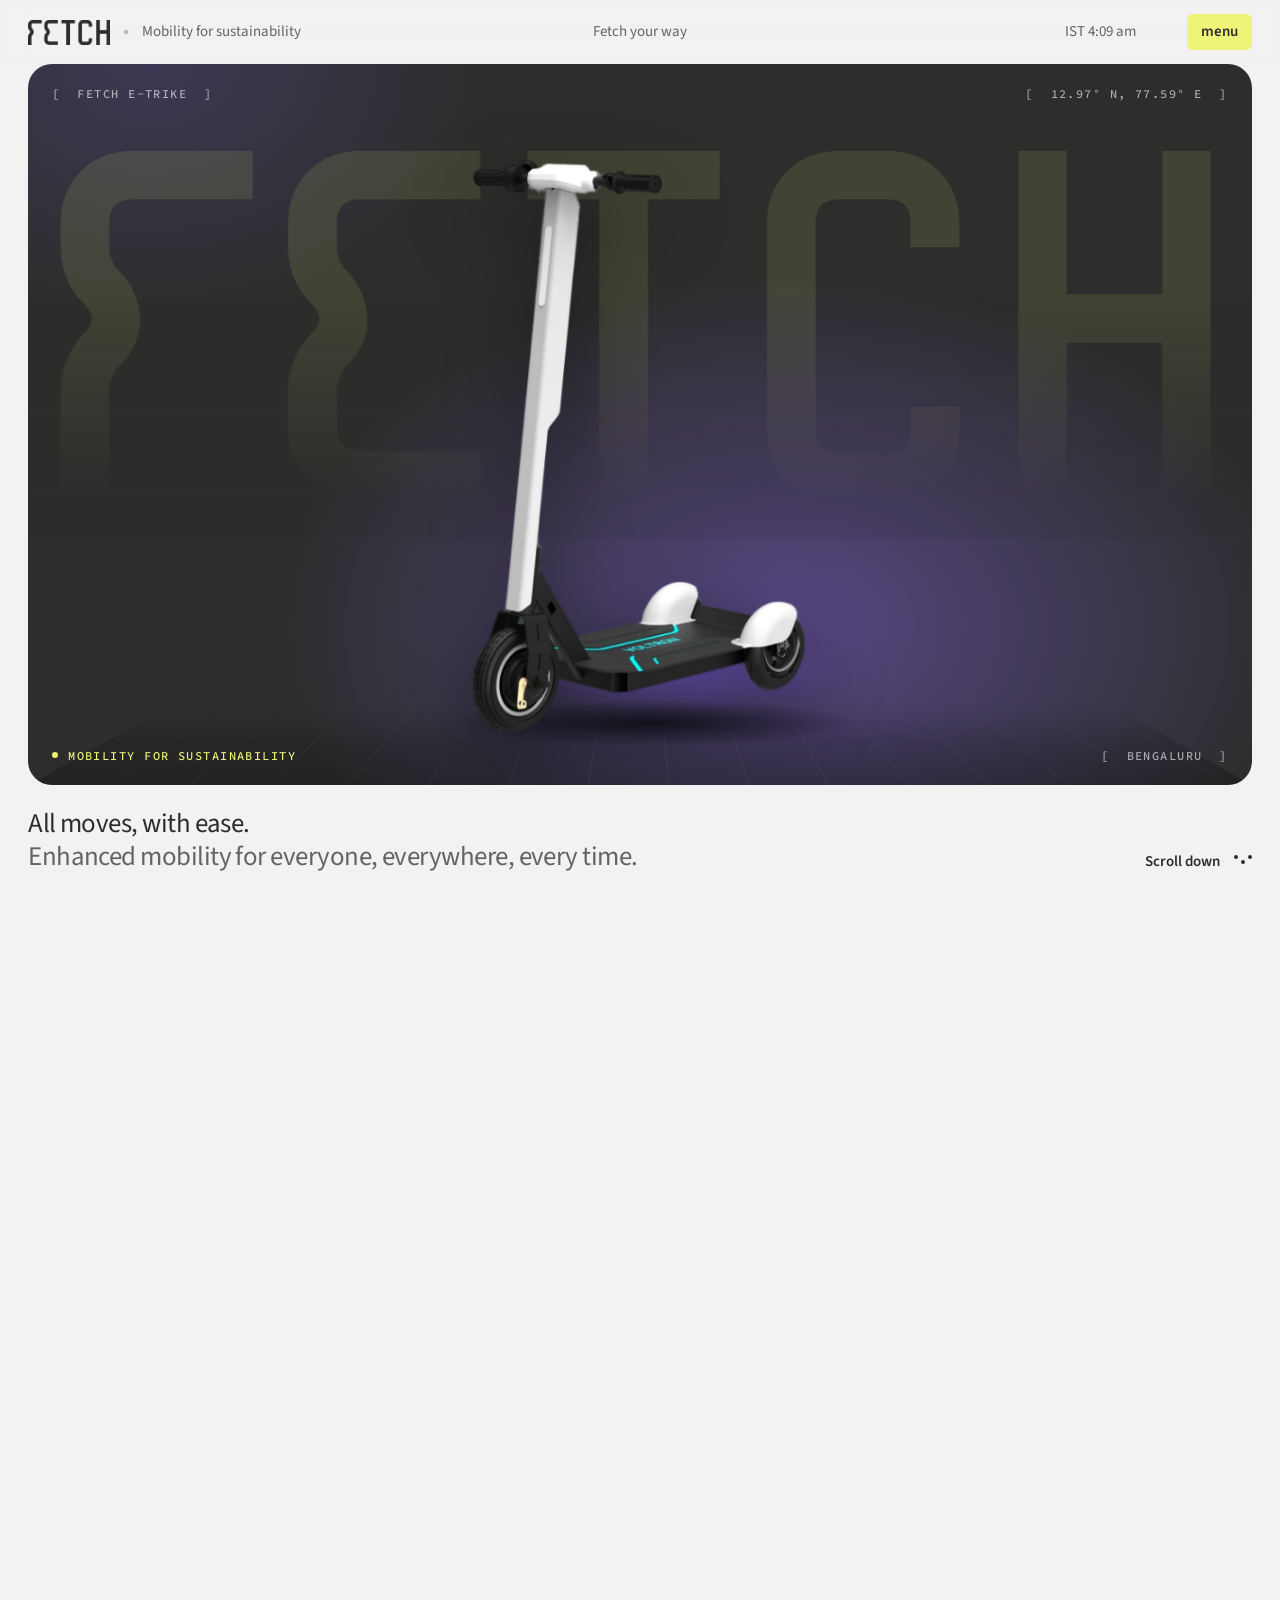
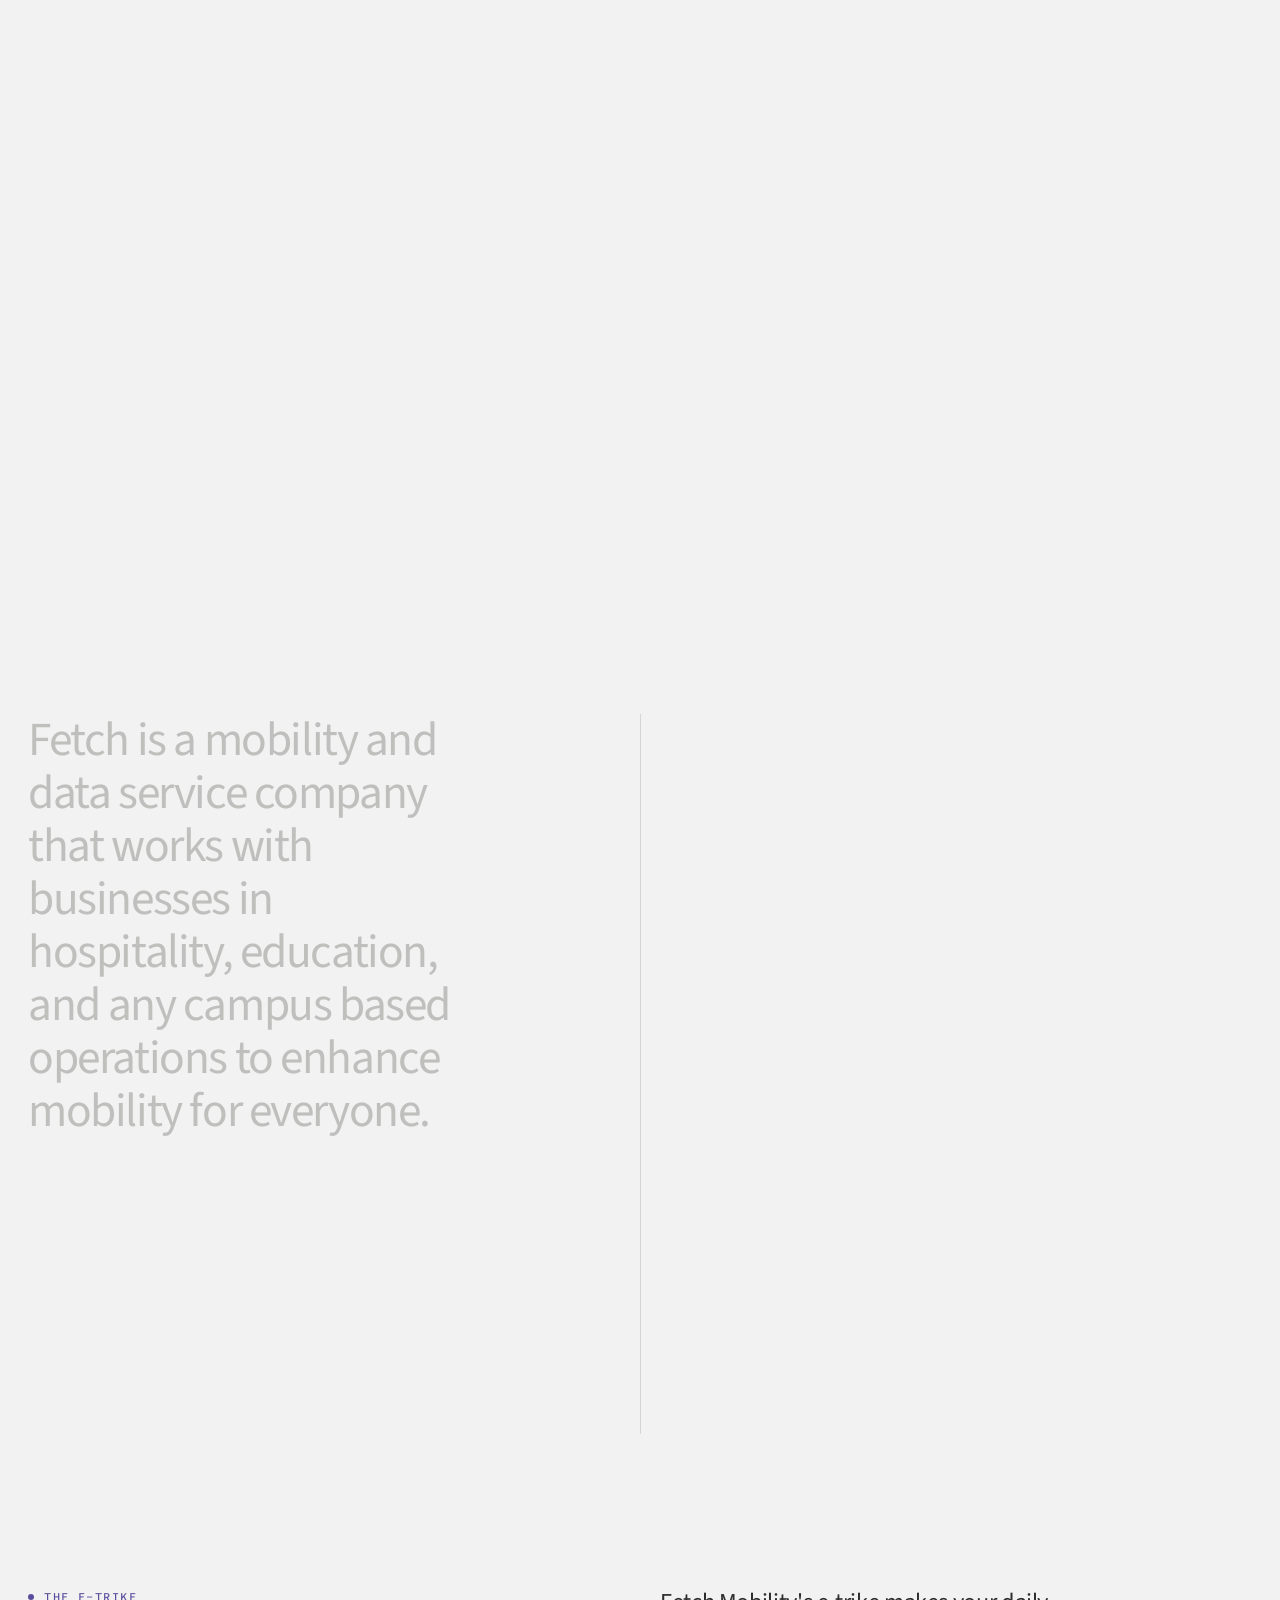
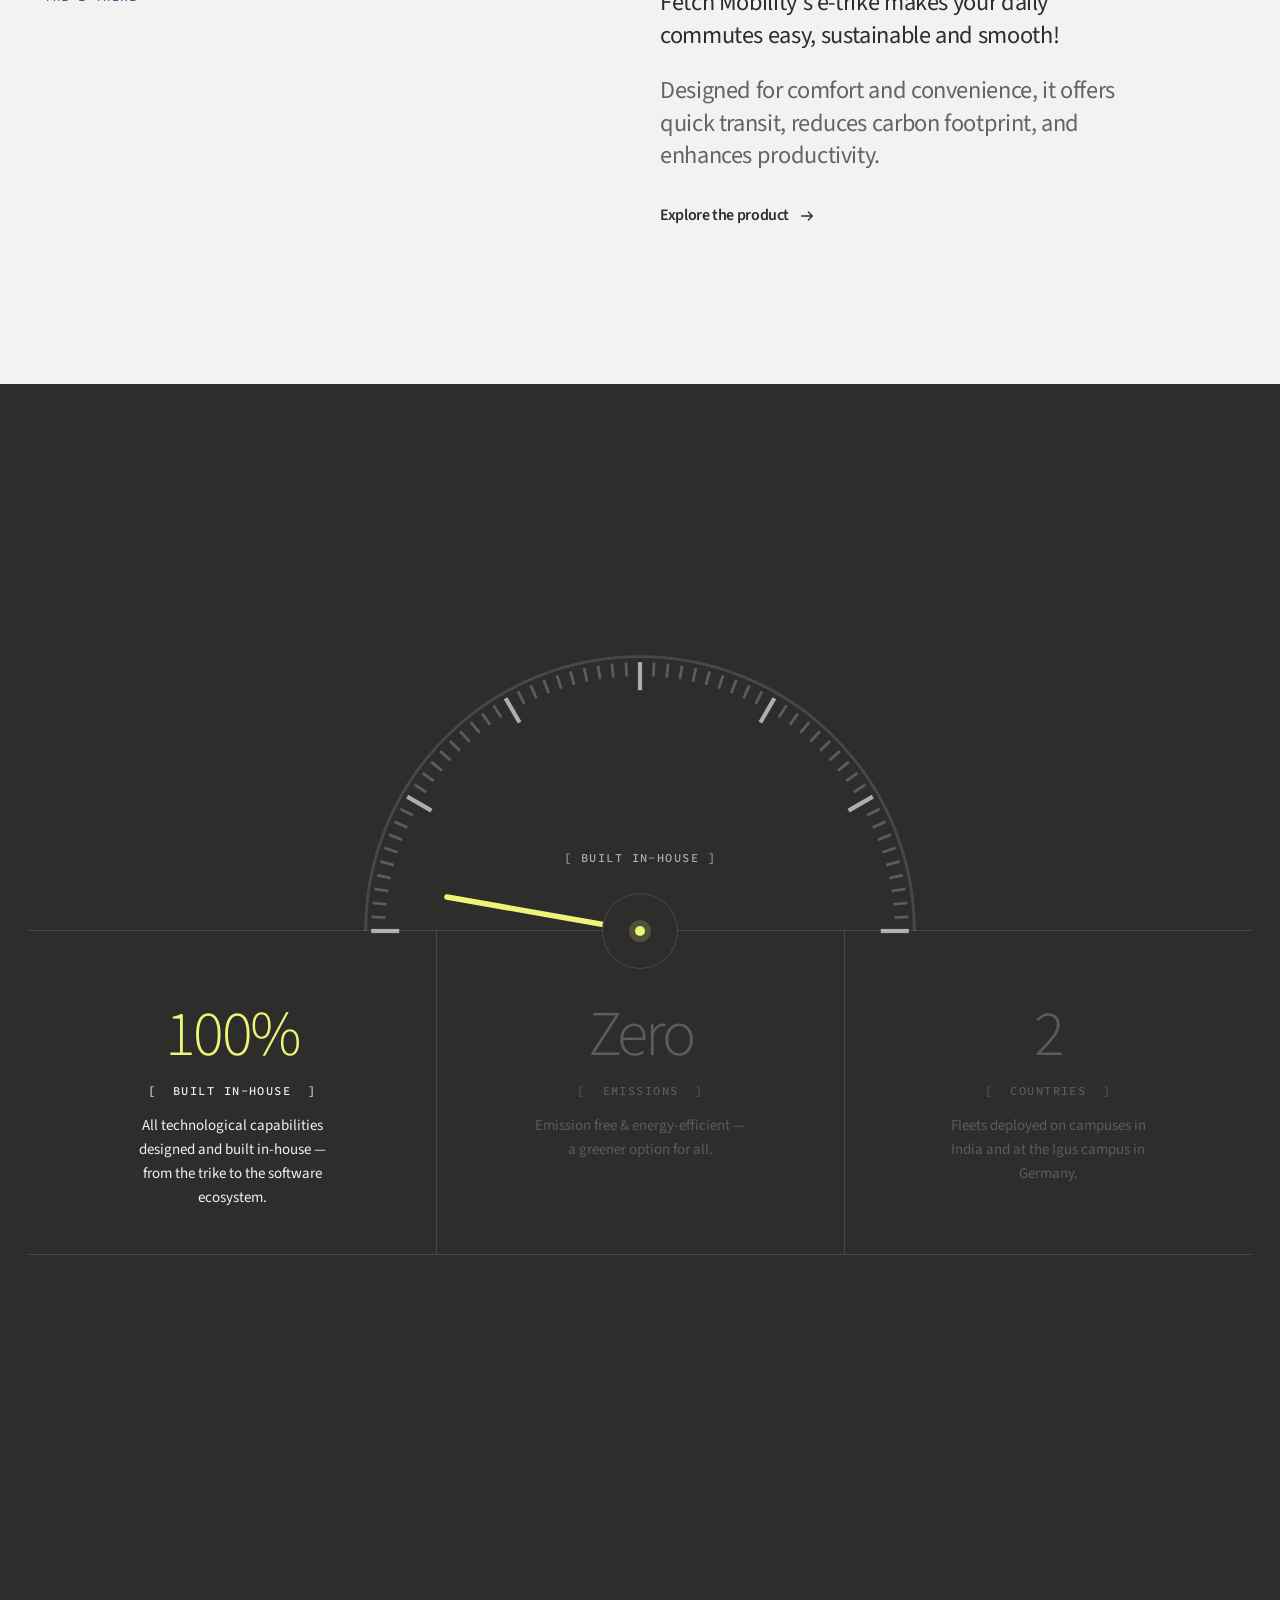
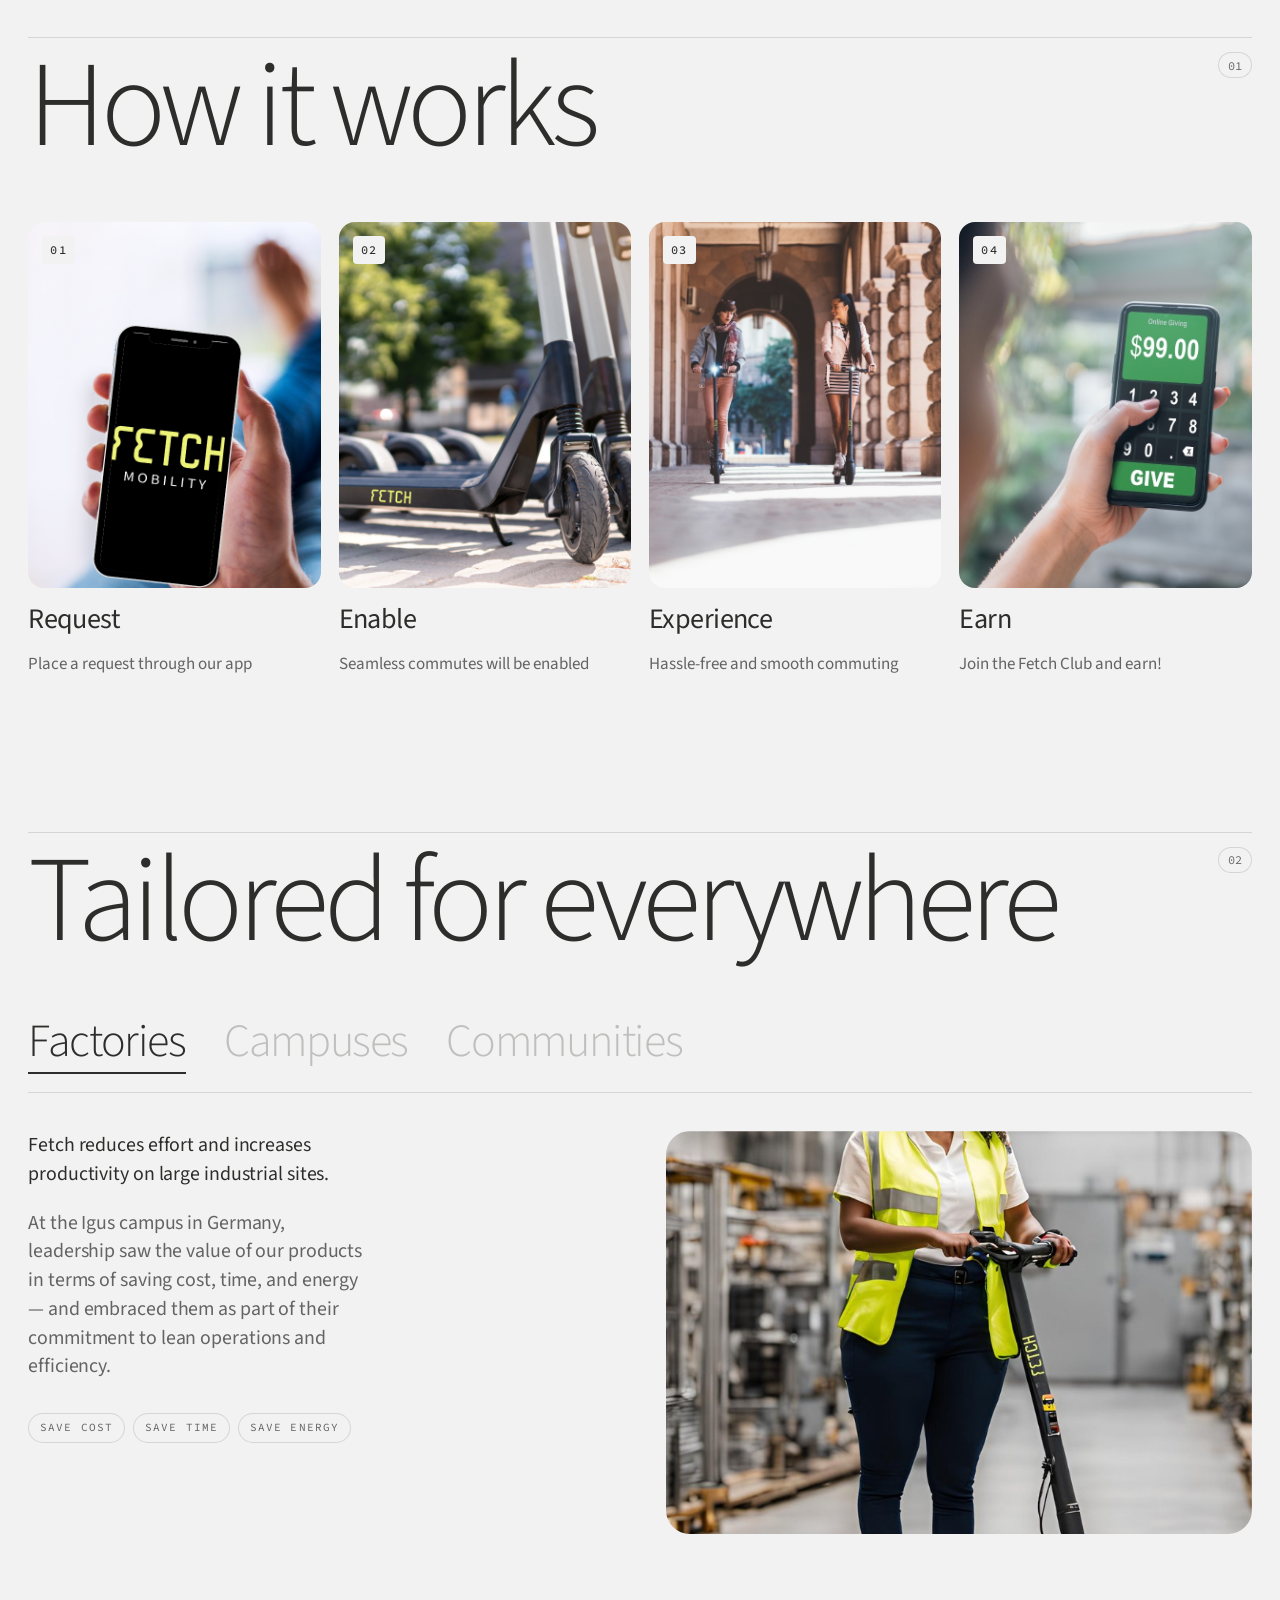
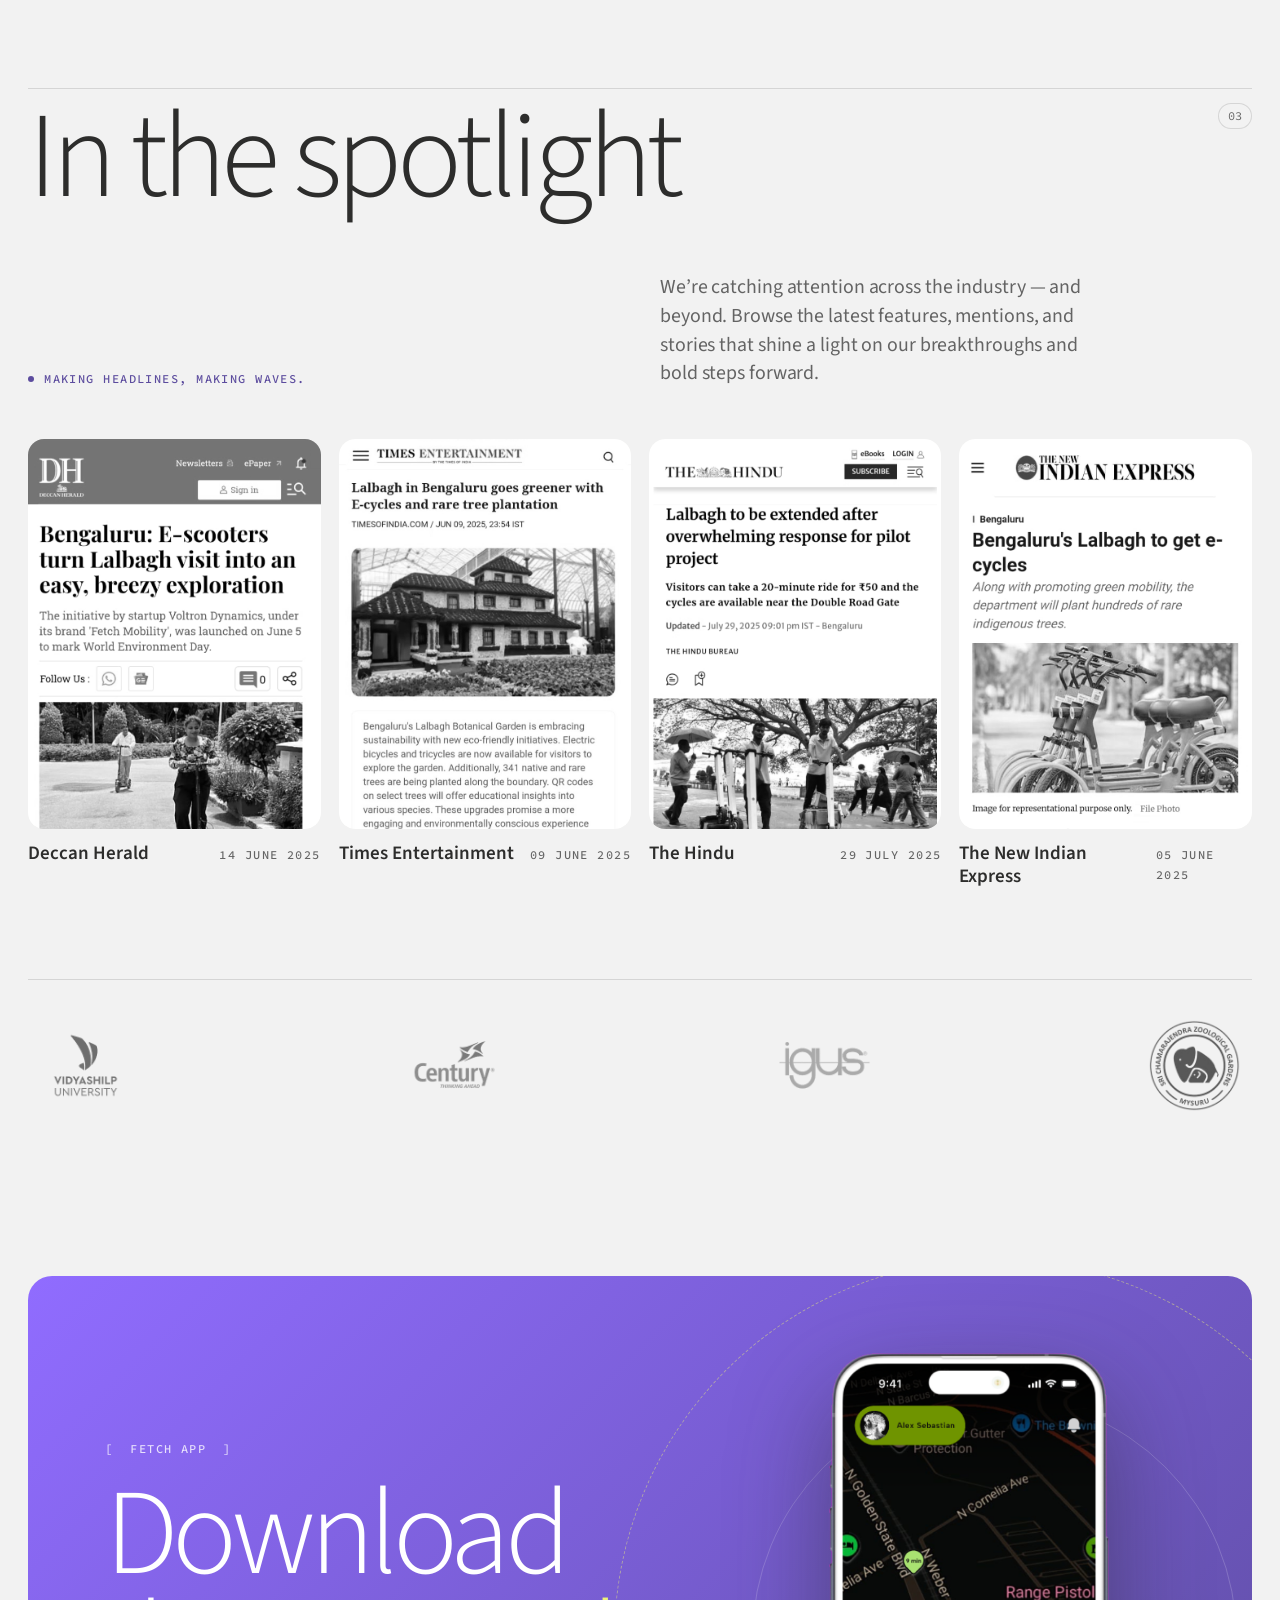
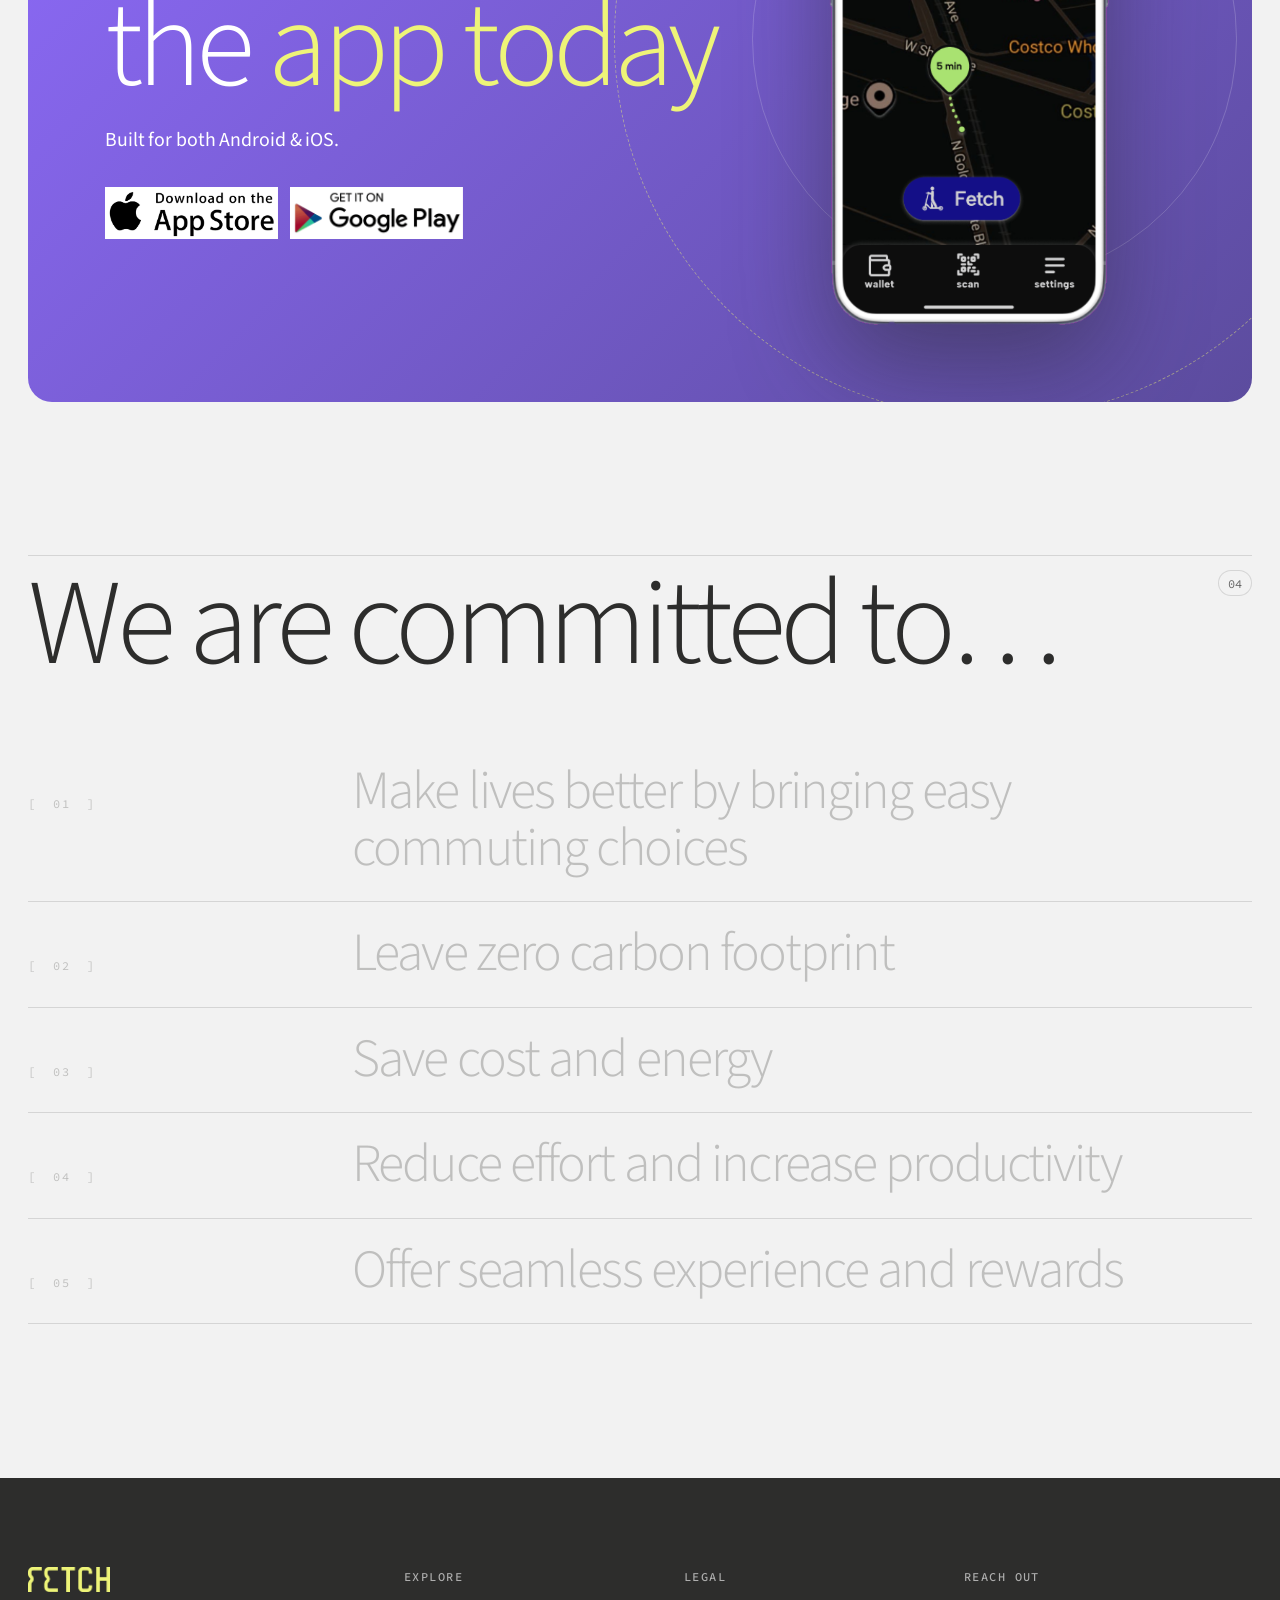
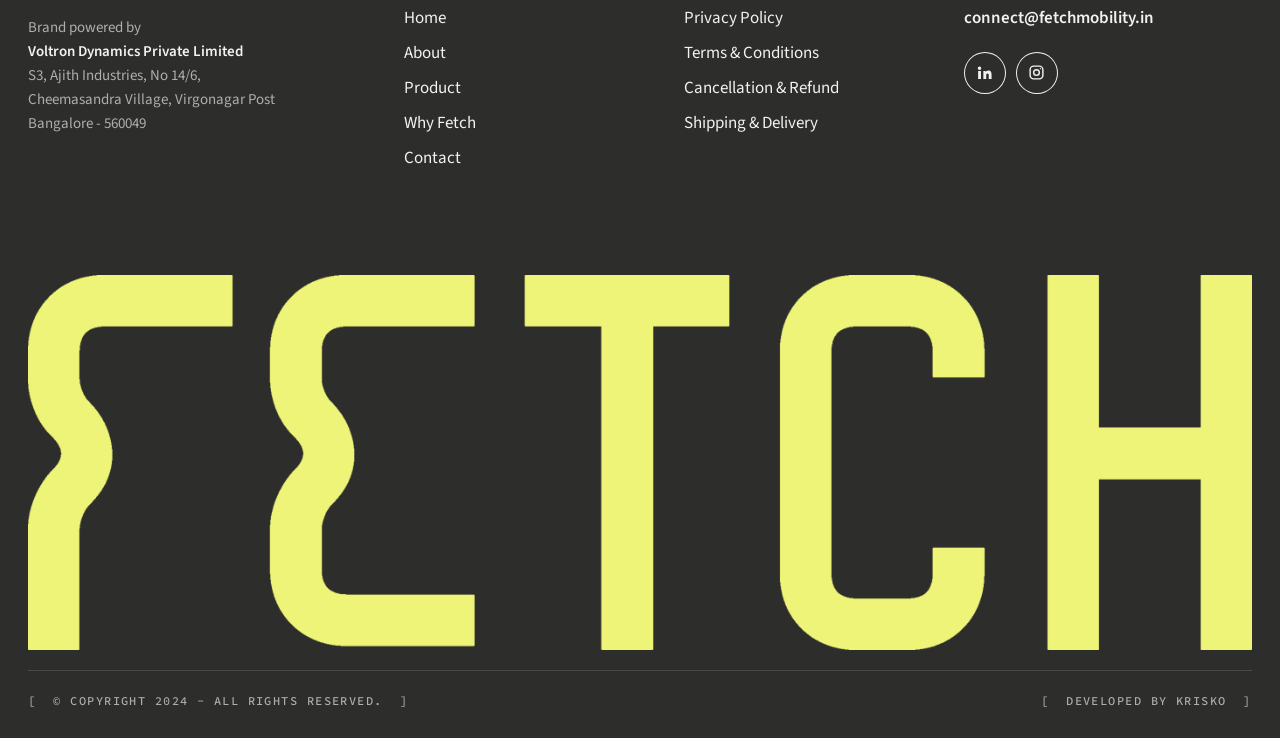
<file: index.html>
<!DOCTYPE html>
<html lang="en">

<head>
    <meta charset="UTF-8">
    <meta name="viewport" content="width=device-width, initial-scale=1.0">
    <title>Fetch Mobility — All moves, with ease</title>
    <meta name="description" content="Fetch Mobility brings enhanced, sustainable micro-mobility to campuses, factories and communities — for everyone, everywhere, every time.">
    <meta name="theme-color" content="#F2F2F2">
    <link rel="icon" type="image/x-icon" href="img/icons/favicon.ico">
    <link rel="preconnect" href="https://fonts.googleapis.com">
    <link rel="preconnect" href="https://fonts.gstatic.com" crossorigin>
    <link rel="stylesheet" href="https://fonts.googleapis.com/css2?family=Source+Code+Pro:wght@400;500&family=Source+Sans+3:wght@200..900&display=swap">
    <link rel="stylesheet" href="css/style.css">
    <script>document.documentElement.classList.add("js");</script>
</head>

<body>
    <a class="skip-link" href="#main">Skip to content</a>

    <header class="site-header">
        <div class="wrap">
            <div class="brand">
                <a href="index.html" class="wordmark" aria-label="Fetch Mobility — home"></a>
                <span class="brand-sep" aria-hidden="true"></span>
                <span class="brand-desc">Mobility for sustainability</span>
            </div>
            <span class="header-mid">Fetch your way</span>
            <div class="header-end">
                <span class="clock" data-clock>Bengaluru, IST</span>
                <button class="menu-btn js-only" type="button" aria-expanded="false" aria-controls="menu">menu</button>
                <a class="menu-btn nojs-only" href="#footer-nav">menu</a>
            </div>
        </div>
    </header>

    <div class="menu dark" id="menu" aria-hidden="true">
        <nav aria-label="Main">
            <ol class="menu-links">
                <li><a href="index.html" aria-current="page">Home</a></li>
                <li><a href="about.html">About</a></li>
                <li><a href="product.html">Product</a></li>
                <li><a href="why-fetch.html">Why Fetch</a></li>
                <li><a href="contact.html">Contact</a></li>
            </ol>
        </nav>
        <div class="menu-foot mono">
            <a href="mailto:connect@fetchmobility.in">connect@fetchmobility.in</a>
            <span class="br">Fetch your way</span>
        </div>
    </div>

    <main id="main">

        <section class="ride" aria-labelledby="hero-title">
            <div class="ride-pin">
                <div class="stage dark">
                    <span class="stage-word" aria-hidden="true"></span>
                    <span class="stage-floor" aria-hidden="true"></span>
                    <div class="streaks" aria-hidden="true"><span style="top:52%;width:220px"></span><span style="top:58%;width:340px"></span><span style="top:63%;width:160px"></span><span style="top:69%;width:280px"></span><span style="top:74%;width:200px"></span><span style="top:79%;width:360px"></span><span style="top:84%;width:180px"></span><span style="top:88%;width:260px"></span></div>
                    <p class="stage-corner tl mono br">Fetch e&#8209;trike</p>
                    <p class="stage-corner tr mono br">12.97° N, 77.59° E</p>
                    <p class="stage-corner bl mono dot">Mobility for sustainability</p>
                    <p class="stage-corner br-c mono br">Bengaluru</p>

                    <div class="rider">
                        <span class="rider-glow" aria-hidden="true"></span>
                        <span class="rider-shadow" aria-hidden="true"></span>
                        <div class="rider-body">
                            <picture aria-hidden="true"><source srcset="img/scooter/trike.webp" type="image/webp"><img src="img/scooter/trike.png" alt="" width="786" height="1349" class="ghost"></picture>
                            <picture aria-hidden="true"><source srcset="img/scooter/trike.webp" type="image/webp"><img src="img/scooter/trike.png" alt="" width="786" height="1349" class="ghost"></picture>
                            <picture aria-hidden="true"><source srcset="img/scooter/trike.webp" type="image/webp"><img src="img/scooter/trike.png" alt="" width="786" height="1349" class="ghost"></picture>
                            <picture><source srcset="img/scooter/trike.webp" type="image/webp"><img src="img/scooter/trike.png" alt="The Fetch electric trike" width="786" height="1349" class="rider-main" fetchpriority="high"></picture>
                        </div>
                    </div>

                    <div class="stage-callout">
                        <p class="mono br">The e&#8209;trike</p>
                        <p class="price">Rs. 74,999</p>
                        <p class="muted">only — perfect for factories, campuses, and gated communities.</p>
                        <a href="product.html" class="btn btn-lime">Explore the product <svg viewBox="0 0 24 24" fill="none" stroke="currentColor" stroke-width="2" stroke-linecap="round" stroke-linejoin="round" aria-hidden="true"><path d="M4 12h16M14 6l6 6-6 6"/></svg></a>
                    </div>
                </div>
                <div class="ride-foot">
                    <h1 id="hero-title"><span>All moves, with ease.</span><span>Enhanced mobility for everyone, everywhere, every time.</span></h1>
                    <a href="#intro" class="scroll-hint">Scroll down <span class="scroll-dots" aria-hidden="true"><i></i><i></i><i></i></span></a>
                </div>
            </div>
        </section>

        <section class="section" id="intro" aria-label="About Fetch">
            <div class="wrap statement-grid">
                <div><p class="statement scrub">Fetch is a mobility and data service company that works with businesses in hospitality, education, and any campus based operations to enhance mobility for everyone.</p></div>
                <div></div>
            </div>
        </section>

        <section class="section" style="padding-top:0" aria-labelledby="product-label">
            <div class="wrap labelled">
                <p class="mono dot" id="product-label">The e&#8209;trike</p>
                <div class="copy" data-reveal>
                    <p>Fetch Mobility's e-trike makes your daily commutes easy, sustainable and smooth!</p>
                    <p class="muted">Designed for comfort and convenience, it offers quick transit, reduces carbon footprint, and enhances productivity.</p>
                    <a href="product.html" class="link">Explore the product <svg viewBox="0 0 24 24" fill="none" stroke="currentColor" stroke-width="2" stroke-linecap="round" stroke-linejoin="round" aria-hidden="true"><path d="M4 12h16M14 6l6 6-6 6"/></svg></a>
                </div>
            </div>
        </section>

        <section class="gauge-track dark" aria-label="Fetch in numbers">
            <div class="gauge-pin">
                <div class="wrap">
                    <div class="gauge">
                        <svg viewBox="0 0 200 100" aria-hidden="true">
                        <path class="arc" d="M2 100 A98 98 0 0 1 198 100"/>
                        <line class="tick major" x1="4.00" y1="100.00" x2="14.00" y2="100.00"/><line class="tick" x1="4.13" y1="94.98" x2="9.12" y2="95.24"/><line class="tick" x1="4.53" y1="89.97" x2="9.50" y2="90.49"/><line class="tick" x1="5.18" y1="84.98" x2="10.12" y2="85.76"/><line class="tick" x1="6.10" y1="80.04" x2="10.99" y2="81.08"/><line class="tick" x1="7.27" y1="75.15" x2="12.10" y2="76.45"/><line class="tick" x1="8.70" y1="70.33" x2="13.45" y2="71.88"/><line class="tick" x1="10.38" y1="65.60" x2="15.04" y2="67.39"/><line class="tick" x1="12.30" y1="60.95" x2="16.87" y2="62.99"/><line class="tick" x1="14.46" y1="56.42" x2="18.92" y2="58.69"/><line class="tick major" x1="16.86" y1="52.00" x2="25.52" y2="57.00"/><line class="tick" x1="19.49" y1="47.71" x2="23.68" y2="50.44"/><line class="tick" x1="22.33" y1="43.57" x2="26.38" y2="46.51"/><line class="tick" x1="25.39" y1="39.59" x2="29.28" y2="42.73"/><line class="tick" x1="28.66" y1="35.76" x2="32.37" y2="39.11"/><line class="tick" x1="32.12" y1="32.12" x2="35.65" y2="35.65"/><line class="tick" x1="35.76" y1="28.66" x2="39.11" y2="32.37"/><line class="tick" x1="39.59" y1="25.39" x2="42.73" y2="29.28"/><line class="tick" x1="43.57" y1="22.33" x2="46.51" y2="26.38"/><line class="tick" x1="47.71" y1="19.49" x2="50.44" y2="23.68"/><line class="tick major" x1="52.00" y1="16.86" x2="57.00" y2="25.52"/><line class="tick" x1="56.42" y1="14.46" x2="58.69" y2="18.92"/><line class="tick" x1="60.95" y1="12.30" x2="62.99" y2="16.87"/><line class="tick" x1="65.60" y1="10.38" x2="67.39" y2="15.04"/><line class="tick" x1="70.33" y1="8.70" x2="71.88" y2="13.45"/><line class="tick" x1="75.15" y1="7.27" x2="76.45" y2="12.10"/><line class="tick" x1="80.04" y1="6.10" x2="81.08" y2="10.99"/><line class="tick" x1="84.98" y1="5.18" x2="85.76" y2="10.12"/><line class="tick" x1="89.97" y1="4.53" x2="90.49" y2="9.50"/><line class="tick" x1="94.98" y1="4.13" x2="95.24" y2="9.12"/><line class="tick major" x1="100.00" y1="4.00" x2="100.00" y2="14.00"/><line class="tick" x1="105.02" y1="4.13" x2="104.76" y2="9.12"/><line class="tick" x1="110.03" y1="4.53" x2="109.51" y2="9.50"/><line class="tick" x1="115.02" y1="5.18" x2="114.24" y2="10.12"/><line class="tick" x1="119.96" y1="6.10" x2="118.92" y2="10.99"/><line class="tick" x1="124.85" y1="7.27" x2="123.55" y2="12.10"/><line class="tick" x1="129.67" y1="8.70" x2="128.12" y2="13.45"/><line class="tick" x1="134.40" y1="10.38" x2="132.61" y2="15.04"/><line class="tick" x1="139.05" y1="12.30" x2="137.01" y2="16.87"/><line class="tick" x1="143.58" y1="14.46" x2="141.31" y2="18.92"/><line class="tick major" x1="148.00" y1="16.86" x2="143.00" y2="25.52"/><line class="tick" x1="152.29" y1="19.49" x2="149.56" y2="23.68"/><line class="tick" x1="156.43" y1="22.33" x2="153.49" y2="26.38"/><line class="tick" x1="160.41" y1="25.39" x2="157.27" y2="29.28"/><line class="tick" x1="164.24" y1="28.66" x2="160.89" y2="32.37"/><line class="tick" x1="167.88" y1="32.12" x2="164.35" y2="35.65"/><line class="tick" x1="171.34" y1="35.76" x2="167.63" y2="39.11"/><line class="tick" x1="174.61" y1="39.59" x2="170.72" y2="42.73"/><line class="tick" x1="177.67" y1="43.57" x2="173.62" y2="46.51"/><line class="tick" x1="180.51" y1="47.71" x2="176.32" y2="50.44"/><line class="tick major" x1="183.14" y1="52.00" x2="174.48" y2="57.00"/><line class="tick" x1="185.54" y1="56.42" x2="181.08" y2="58.69"/><line class="tick" x1="187.70" y1="60.95" x2="183.13" y2="62.99"/><line class="tick" x1="189.62" y1="65.60" x2="184.96" y2="67.39"/><line class="tick" x1="191.30" y1="70.33" x2="186.55" y2="71.88"/><line class="tick" x1="192.73" y1="75.15" x2="187.90" y2="76.45"/><line class="tick" x1="193.90" y1="80.04" x2="189.01" y2="81.08"/><line class="tick" x1="194.82" y1="84.98" x2="189.88" y2="85.76"/><line class="tick" x1="195.47" y1="89.97" x2="190.50" y2="90.49"/><line class="tick" x1="195.87" y1="94.98" x2="190.88" y2="95.24"/><line class="tick major" x1="196.00" y1="100.00" x2="186.00" y2="100.00"/>
                        <line class="needle" x1="100" y1="100" x2="100" y2="30" style="transform-box:view-box;transform-origin:100px 100px;transform:rotate(-80deg)"/>
                    </svg>
                        <p class="gauge-label mono" aria-hidden="true">[  BUILT IN-HOUSE  ]</p>
                        <span class="gauge-hub" aria-hidden="true"><i></i></span>
                    </div>
                    <div class="stats">
                    <div class="stat" data-label="[  BUILT IN-HOUSE  ]">
                        <strong>100%</strong>
                        <span class="mono br">Built in-house</span>
                        <p>All technological capabilities designed and built in-house — from the trike to the software ecosystem.</p>
                    </div>

                    <div class="stat" data-label="[  EMISSIONS  ]">
                        <strong>Zero</strong>
                        <span class="mono br">Emissions</span>
                        <p>Emission free &amp; energy-efficient — a greener option for all.</p>
                    </div>

                    <div class="stat" data-label="[  COUNTRIES  ]">
                        <strong>2</strong>
                        <span class="mono br">Countries</span>
                        <p>Fleets deployed on campuses in India and at the Igus campus in Germany.</p>
                    </div>
                    </div>
                </div>
            </div>
        </section>

        <section class="section" aria-labelledby="how-title">
            <div class="wrap">
                <div class="big-head">
                    <h2 class="title" id="how-title" data-reveal>How it works</h2>
                    <span class="pill-num" aria-hidden="true">01</span>
                </div>
                <div class="steps">
                    <article class="step" data-reveal style="--d:0.00s">
                        <div class="step-media"><img src="img/works/home-1.png" alt="" loading="lazy"><span class="mono">01</span></div>
                        <h3>Request</h3>
                        <p>Place a request through our app</p>
                    </article>

                    <article class="step" data-reveal style="--d:0.08s">
                        <div class="step-media"><img src="img/works/home-2.png" alt="" loading="lazy"><span class="mono">02</span></div>
                        <h3>Enable</h3>
                        <p>Seamless commutes will be enabled</p>
                    </article>

                    <article class="step" data-reveal style="--d:0.16s">
                        <div class="step-media"><img src="img/works/home-3.jpg" alt="" loading="lazy"><span class="mono">03</span></div>
                        <h3>Experience</h3>
                        <p>Hassle-free and smooth commuting</p>
                    </article>

                    <article class="step" data-reveal style="--d:0.24s">
                        <div class="step-media"><img src="img/works/home-4.jpg" alt="" loading="lazy"><span class="mono">04</span></div>
                        <h3>Earn</h3>
                        <p>Join the Fetch Club and earn!</p>
                    </article>
                </div>
            </div>
        </section>

        <section class="section" style="padding-top:0" aria-labelledby="sol-title">
            <div class="wrap">
                <div class="big-head">
                    <h2 class="title" id="sol-title" data-reveal>Tailored for everywhere</h2>
                    <span class="pill-num" aria-hidden="true">02</span>
                </div>
                <div class="tabs" role="tablist" aria-label="Where Fetch works">
                    <button class="tab" type="button" role="tab" id="tab-factories" aria-controls="panel-factories" aria-selected="true" tabindex="0">Factories</button>
                    <button class="tab" type="button" role="tab" id="tab-campuses" aria-controls="panel-campuses" aria-selected="false" tabindex="-1">Campuses</button>
                    <button class="tab" type="button" role="tab" id="tab-communities" aria-controls="panel-communities" aria-selected="false" tabindex="-1">Communities</button>
                </div>
                <div class="panels">
                    <div class="panel is-on" role="tabpanel" id="panel-factories" aria-labelledby="tab-factories" aria-hidden="false">
                        <div>
                            <p class="lead">Fetch reduces effort and increases productivity on large industrial sites.</p><p class="lead">At the Igus campus in Germany, leadership saw the value of our products in terms of saving cost, time, and energy — and embraced them as part of their commitment to lean operations and efficiency.</p>
                            <ul class="chips"><li>Save cost</li><li>Save time</li><li>Save energy</li></ul>
                        </div>
                        <figure class="panel-media"><img src="img/places/factories.jpg" alt="A worker riding a Fetch scooter through a warehouse" loading="lazy"></figure>
                    </div>

                    <div class="panel" role="tabpanel" id="panel-campuses" aria-labelledby="tab-campuses" aria-hidden="true">
                        <div>
                            <p class="lead">Whether you are a student, staff member, professor or IT professional, Fetch is available for anyone on campus.</p><p class="lead">At Vidyashilp University, our trikes transformed campus commutes — universally loved by students, staff, and faculty alike.</p>
                            <ul class="chips"><li>Universities</li><li>IT campuses</li><li>Organisations</li></ul>
                        </div>
                        <figure class="panel-media"><img src="img/places/campuses.jpg" alt="A student riding a Fetch scooter" loading="lazy"></figure>
                    </div>

                    <div class="panel" role="tabpanel" id="panel-communities" aria-labelledby="tab-communities" aria-hidden="true">
                        <div>
                            <p class="lead">Perfect for gated communities. Stop worrying about parking, traffic or delays.</p><p class="lead">Just hop on and fetch your way — emission free and energy-efficient, for a more sustainable and healthier environment for everyone.</p>
                            <ul class="chips"><li>Gated communities</li><li>Hospitality</li><li>Education</li></ul>
                        </div>
                        <figure class="panel-media"><img src="img/places/communities.jpg" alt="A commuter riding a Fetch scooter" loading="lazy"></figure>
                    </div>
                </div>
            </div>
        </section>

        <section class="section" style="padding-top:0" aria-labelledby="spot-title">
            <div class="wrap">
                <div class="big-head">
                    <h2 class="title" id="spot-title" data-reveal>In the spotlight</h2>
                    <span class="pill-num" aria-hidden="true">03</span>
                </div>
                <div class="head-row" style="margin-bottom:clamp(32px,4vw,56px)">
                    <p class="mono dot">Making headlines, making waves.</p>
                    <p class="lead muted">We’re catching attention across the industry — and beyond. Browse the latest features, mentions, and stories that shine a light on our breakthroughs and bold steps forward.</p>
                </div>
                <div class="press">
                    <a href="https://www.deccanherald.com/india/karnataka/bengaluru/bengaluru-e-scooters-turn-lalbagh-visit-into-an-easy-breezy-exploration-3585523" target="_blank" rel="noopener" data-reveal style="--d:0.00s">
                        <div class="press-media"><img src="img/photo/img-2.png" alt="Deccan Herald — Fetch Bikes" loading="lazy"></div>
                        <div class="press-meta"><h3>Deccan Herald</h3><time class="mono" datetime="2025-06-14">14 June 2025</time></div>
                    </a>

                    <a href="https://timesofindia.indiatimes.com/life-style/travel/news/lalbagh-in-bengaluru-goes-greener-with-e-cycles-and-rare-tree-plantation/articleshow/121735945.cms" target="_blank" rel="noopener" data-reveal style="--d:0.08s">
                        <div class="press-media"><img src="img/photo/img-1.jpeg" alt="Times Entertainment — Fetch Bikes" loading="lazy"></div>
                        <div class="press-meta"><h3>Times Entertainment</h3><time class="mono" datetime="2025-06-09">09 June 2025</time></div>
                    </a>

                    <a href="https://www.thehindu.com/news/national/karnataka/e-cycle-initiative-in-bengalurus-lalbagh-to-be-extended-after-overwhelming-response-for-pilot-project/article69869267.ece" target="_blank" rel="noopener" data-reveal style="--d:0.16s">
                        <div class="press-media"><img src="img/photo/img-3.png" alt="The Hindu — Fetch Bikes" loading="lazy"></div>
                        <div class="press-meta"><h3>The Hindu</h3><time class="mono" datetime="2025-07-29">29 July 2025</time></div>
                    </a>

                    <a href="https://www.newindianexpress.com/cities/bengaluru/2025/Jun/05/bengalurus-lalbagh-to-get-e-cycles" target="_blank" rel="noopener" data-reveal style="--d:0.24s">
                        <div class="press-media"><img src="img/photo/img-4.png" alt="The New Indian Express — Fetch Bikes" loading="lazy"></div>
                        <div class="press-meta"><h3>The New Indian Express</h3><time class="mono" datetime="2025-06-05">05 June 2025</time></div>
                    </a>
                </div>
                <div class="partners" data-reveal>
                    <img src="img/partners/Group29.png" alt="Partner logo" loading="lazy">
                    <img src="img/partners/Group30.png" alt="Partner logo" loading="lazy">
                    <img src="img/partners/Group31.png" alt="Partner logo" loading="lazy">
                    <img src="img/partners/Group32.png" alt="Partner logo" loading="lazy">
                </div>
            </div>
        </section>

        <section class="section" style="padding-top:0" id="app" aria-labelledby="app-title">
            <div class="wrap">
                <div class="app-card" data-reveal>
                    <span class="app-rings" aria-hidden="true"></span>
                    <div>
                        <p class="mono br">Fetch app</p>
                        <h2 class="title" id="app-title">Download the <em>app today</em></h2>
                        <p class="lead">Built for both Android &amp; iOS.</p>
                        <div class="stores">
                            <img src="img/photo/appstore.png" alt="Download on the App Store" loading="lazy">
                            <img src="img/photo/playstore.png" alt="Get it on Google Play" loading="lazy">
                        </div>
                    </div>
                    <img class="app-phone" src="img/brand/app-phone.png" alt="The Fetch app on a phone, showing a ride map" loading="lazy">
                </div>
            </div>
        </section>

        <section class="section" style="padding-top:0;padding-bottom:0" aria-labelledby="promise-title">
            <div class="wrap">
                <div class="big-head">
                    <h2 class="title" id="promise-title" data-reveal>We are committed to…</h2>
                    <span class="pill-num" aria-hidden="true">04</span>
                </div>
                <ol class="pledges">
                    <li class="pledge"><span>Make lives better by bringing easy commuting choices</span></li>
                    <li class="pledge"><span>Leave zero carbon footprint</span></li>
                    <li class="pledge"><span>Save cost and energy</span></li>
                    <li class="pledge"><span>Reduce effort and increase productivity</span></li>
                    <li class="pledge"><span>Offer seamless experience and rewards</span></li>
                </ol>
            </div>
        </section>

    </main>

    <footer class="site-footer dark">
        <div class="wrap">
            <div class="footer-grid">
                <div>
                    <a href="index.html" class="wordmark lime" aria-label="Fetch Mobility — home"></a>
                    <address>
                        Brand powered by
                        <strong>Voltron Dynamics Private Limited</strong>
                        S3, Ajith Industries, No 14/6,<br>
                        Cheemasandra Village, Virgonagar Post<br>
                        Bangalore - 560049
                    </address>
                </div>
                <nav id="footer-nav" aria-labelledby="f-explore">
                    <h2 class="mono" id="f-explore">Explore</h2>
                    <ul>
                        <li><a href="index.html">Home</a></li>
                        <li><a href="about.html">About</a></li>
                        <li><a href="product.html">Product</a></li>
                        <li><a href="why-fetch.html">Why Fetch</a></li>
                        <li><a href="contact.html">Contact</a></li>
                    </ul>
                </nav>
                <nav aria-labelledby="f-legal">
                    <h2 class="mono" id="f-legal">Legal</h2>
                    <ul>
                        <li><a href="policy.html">Privacy Policy</a></li>
                        <li><a href="terms.html">Terms &amp; Conditions</a></li>
                        <li><a href="cancellation.html">Cancellation &amp; Refund</a></li>
                        <li><a href="delivery.html">Shipping &amp; Delivery</a></li>
                    </ul>
                </nav>
                <div>
                    <h2 class="mono">Reach out</h2>
                    <a href="mailto:connect@fetchmobility.in" class="link">connect@fetchmobility.in</a>
                    <div class="socials">
                        <a href="https://www.linkedin.com/company/fetchmobility/" target="_blank" rel="noopener" aria-label="Fetch Mobility on LinkedIn"><svg viewBox="0 0 24 24" fill="currentColor" aria-hidden="true"><path d="M4.98 3.5a2.5 2.5 0 1 1 0 5 2.5 2.5 0 0 1 0-5zM3 9.75h4V21H3V9.75zM9.5 9.75h3.83v1.54h.06c.53-1 1.84-2.06 3.79-2.06 4.05 0 4.8 2.67 4.8 6.13V21h-4v-4.99c0-1.19-.02-2.72-1.66-2.72-1.66 0-1.92 1.3-1.92 2.63V21h-4V9.75z"/></svg></a>
                        <a href="https://www.instagram.com/fetchmobility" target="_blank" rel="noopener" aria-label="Fetch Mobility on Instagram"><svg viewBox="0 0 24 24" fill="none" stroke="currentColor" stroke-width="2" aria-hidden="true"><rect x="3" y="3" width="18" height="18" rx="5"/><circle cx="12" cy="12" r="4"/><circle cx="17.5" cy="6.5" r="1" fill="currentColor" stroke="none"/></svg></a>
                    </div>
                </div>
            </div>
            <span class="footer-mark" aria-hidden="true"></span>
            <div class="footer-bottom mono">
                <span class="br">© Copyright 2024 - All Rights Reserved.</span>
                <a href="https://www.krisko.in" target="_blank" rel="noopener" class="br">Developed by Krisko</a>
            </div>
        </div>
    </footer>

    <script src="js/plugins/gsap.min.js"></script>
    <script src="js/plugins/ScrollTrigger.min.js"></script>
    <script src="js/main.js"></script>
</body>

</html>
</file>
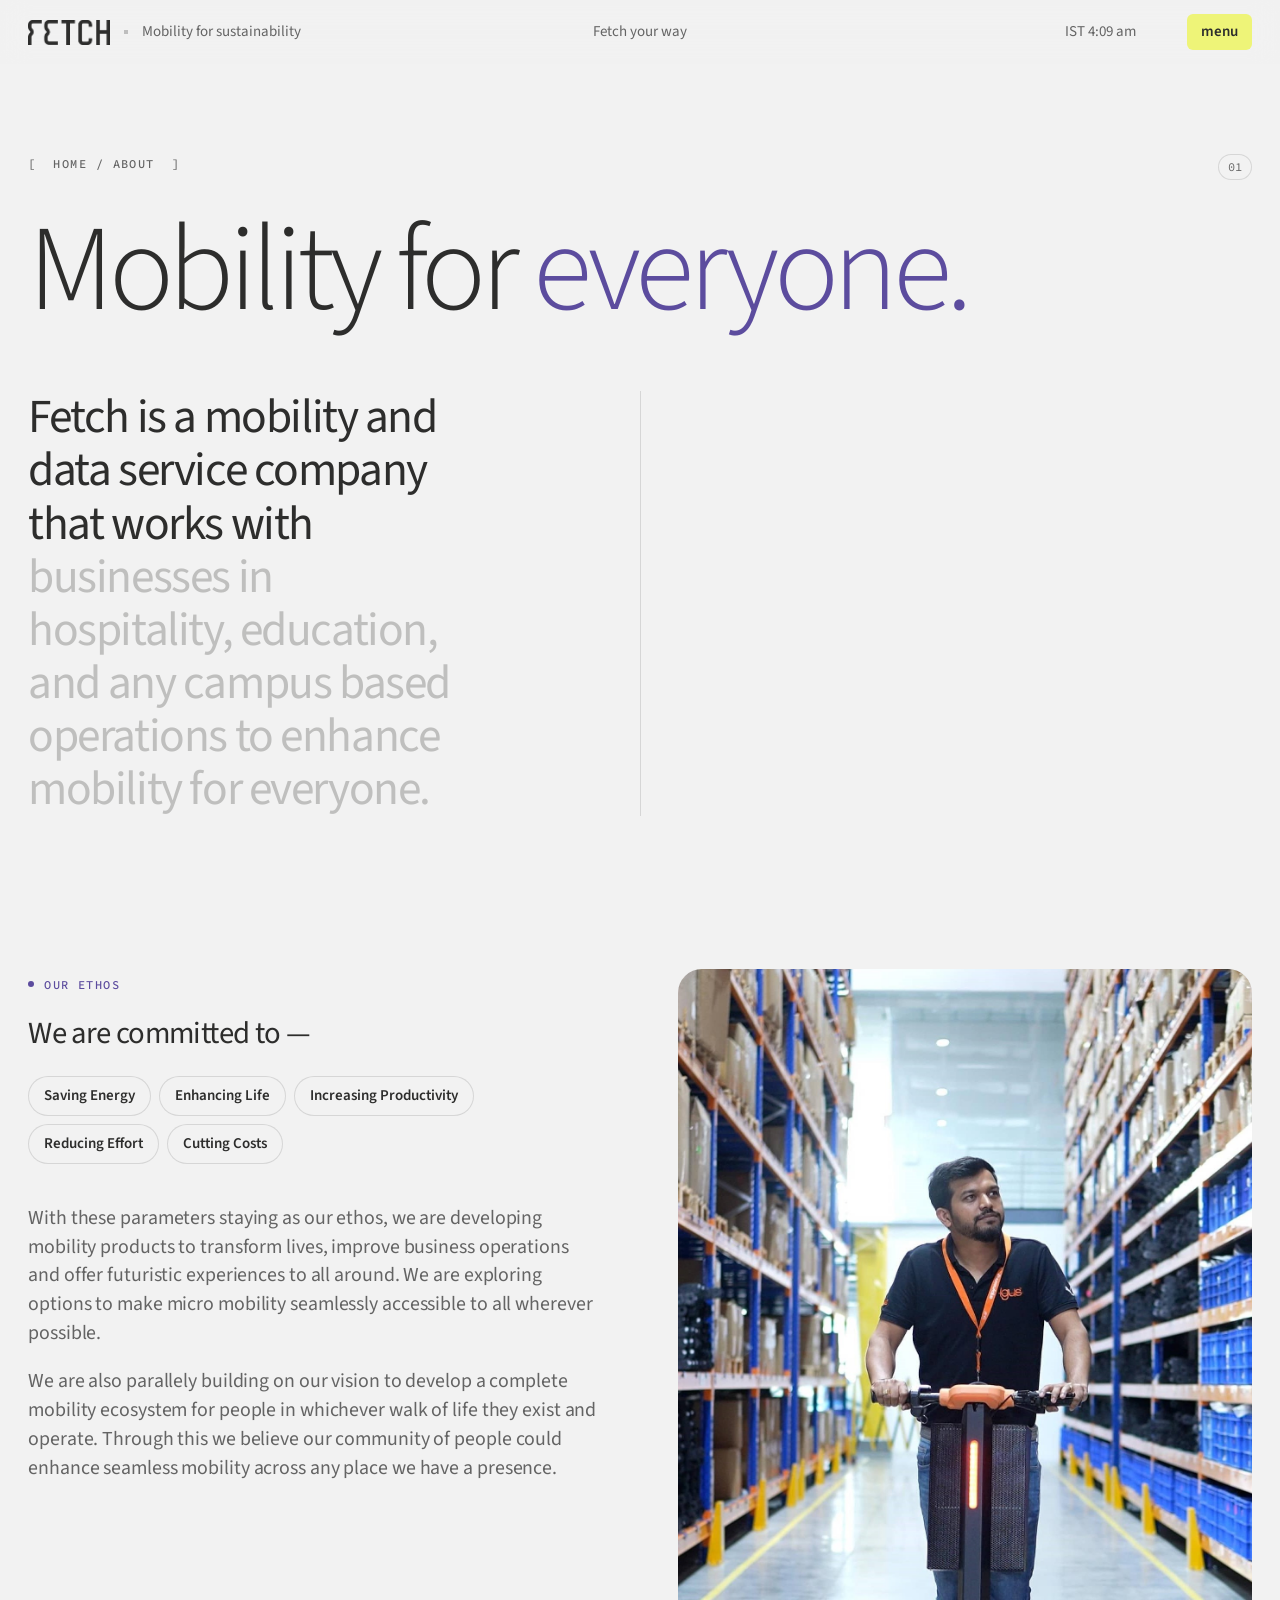
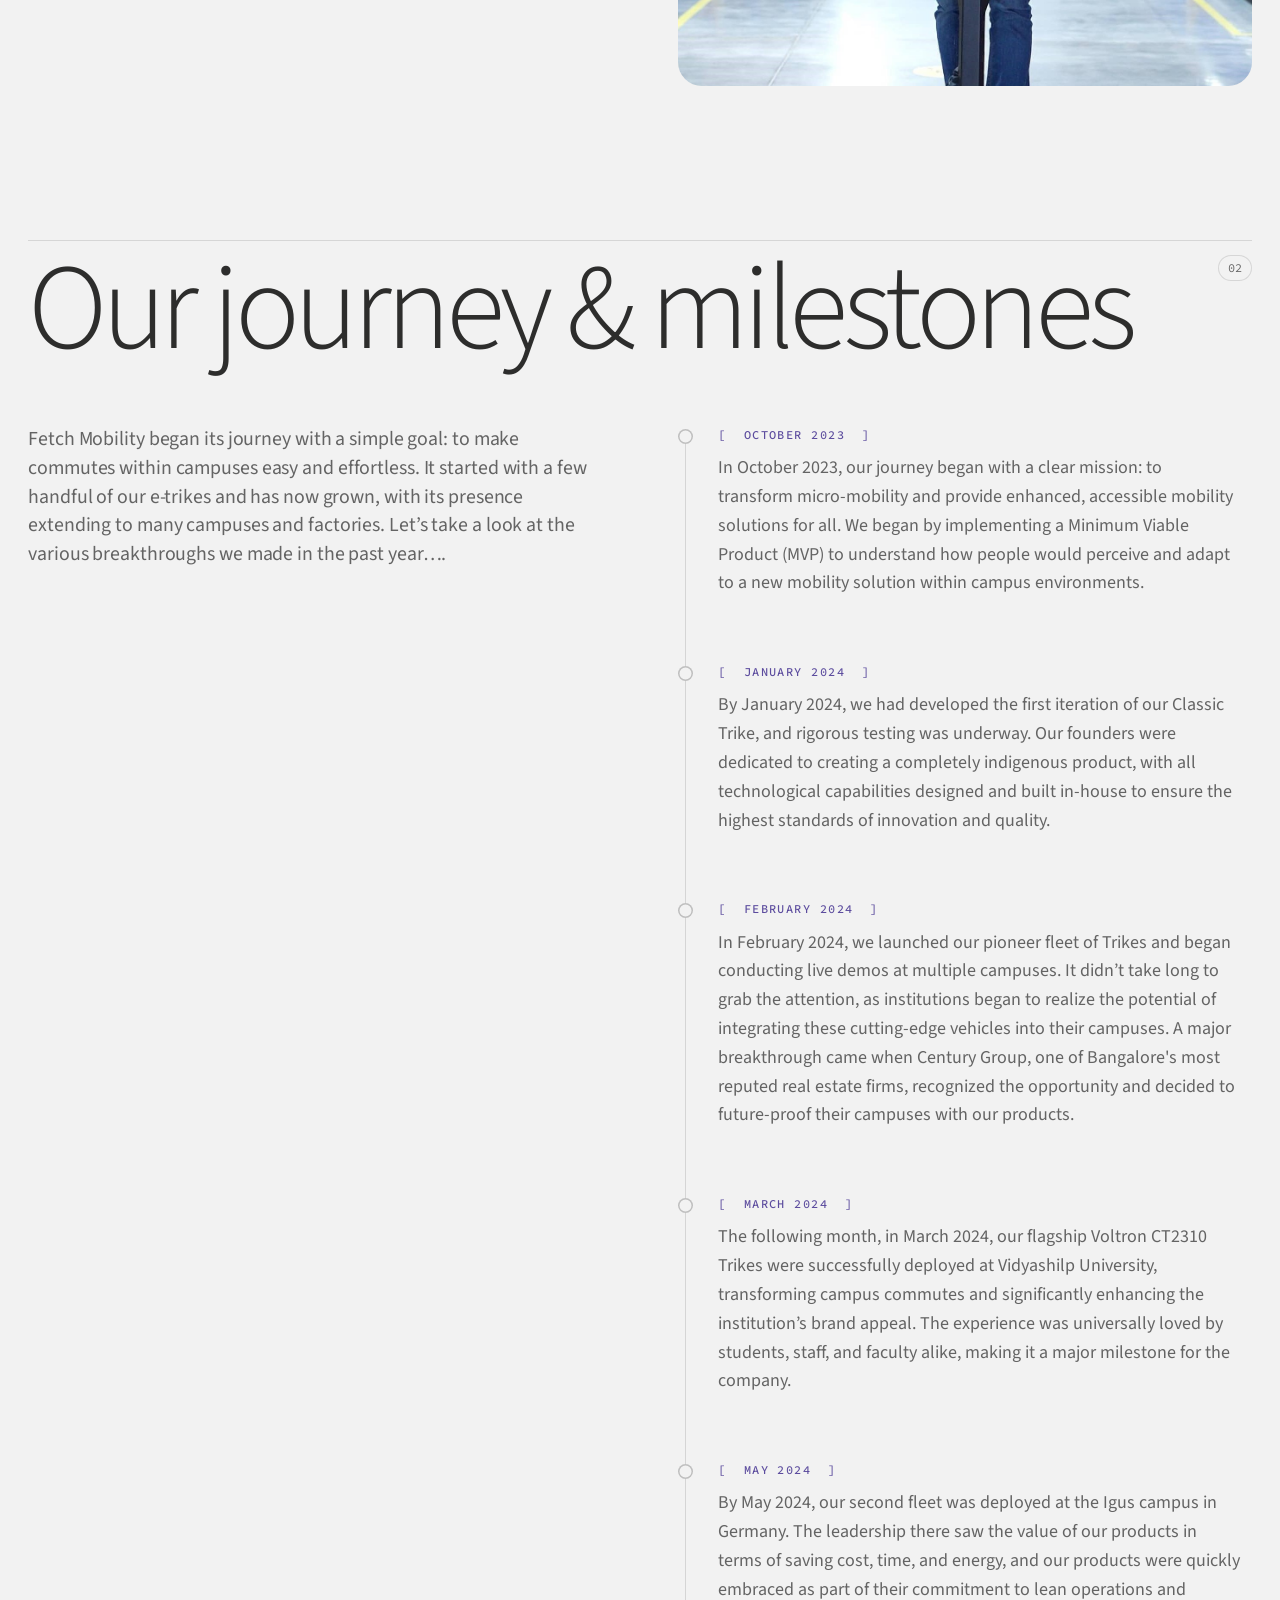
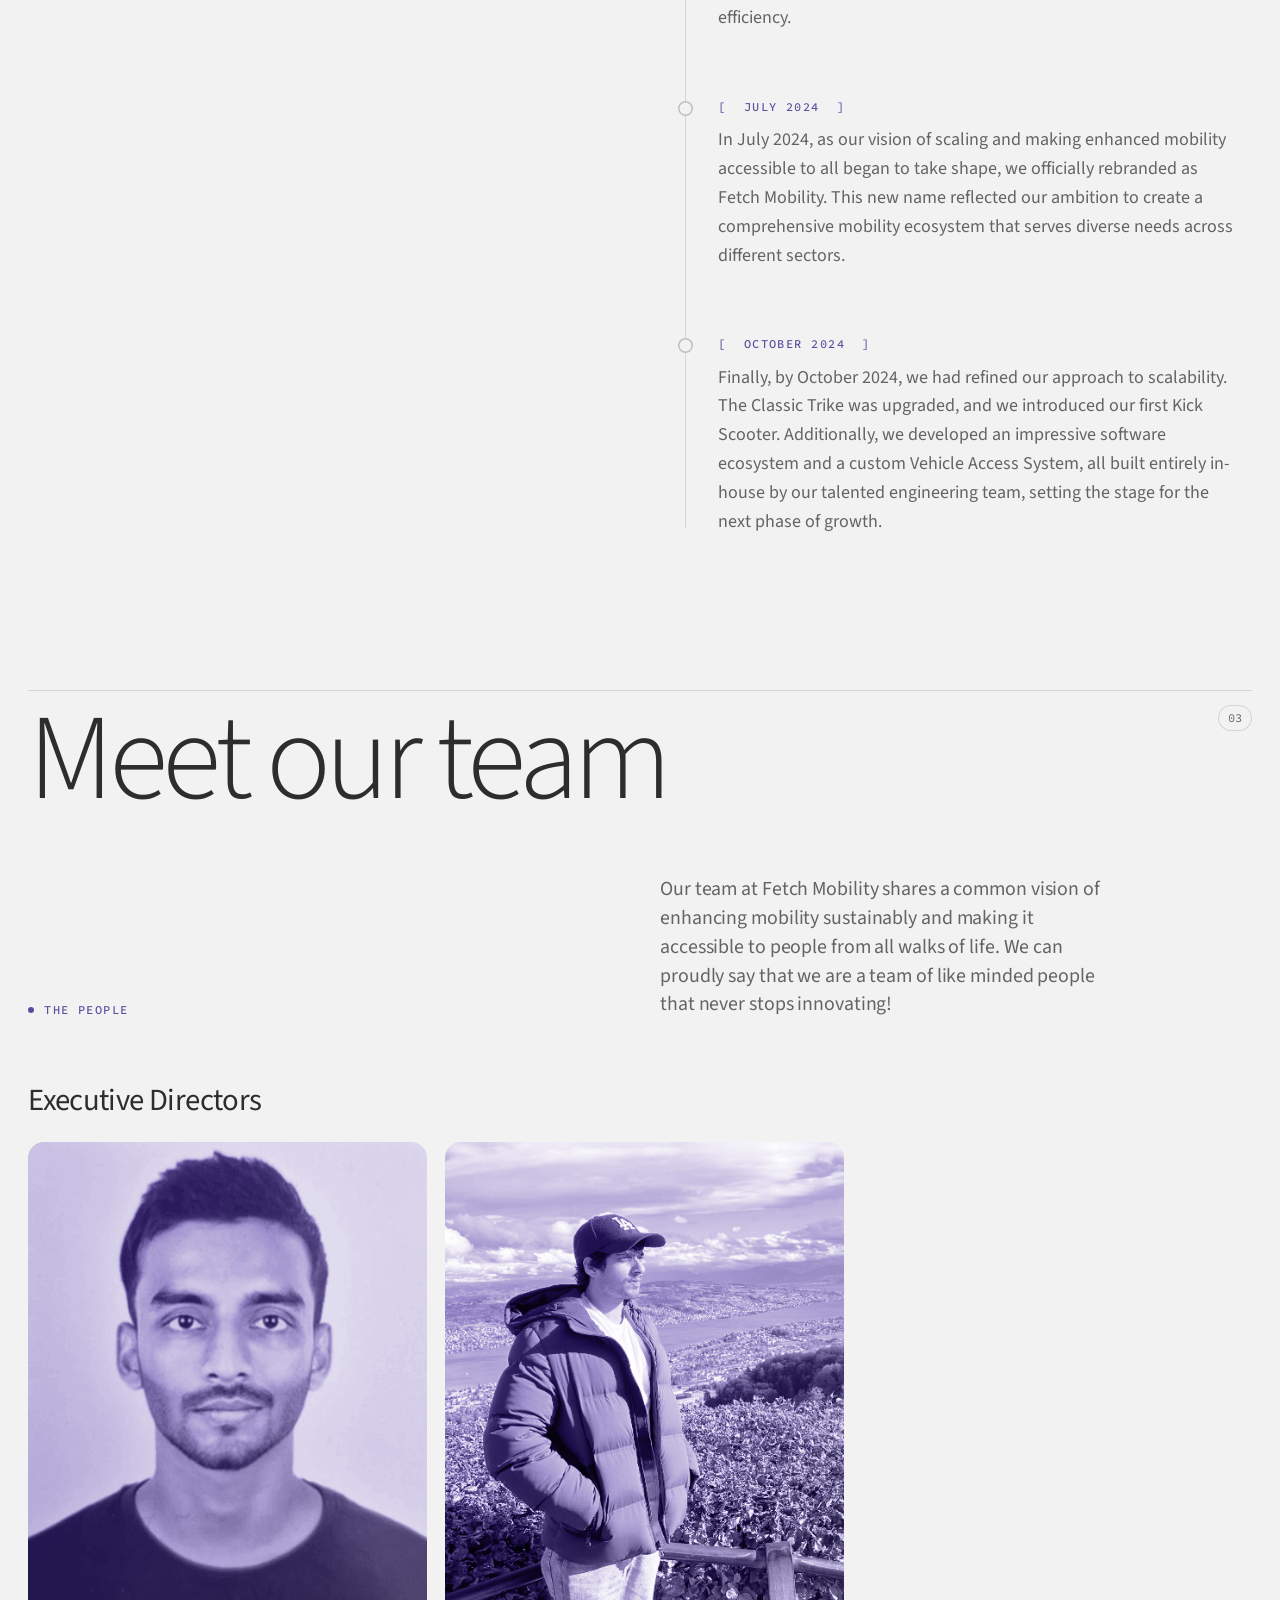
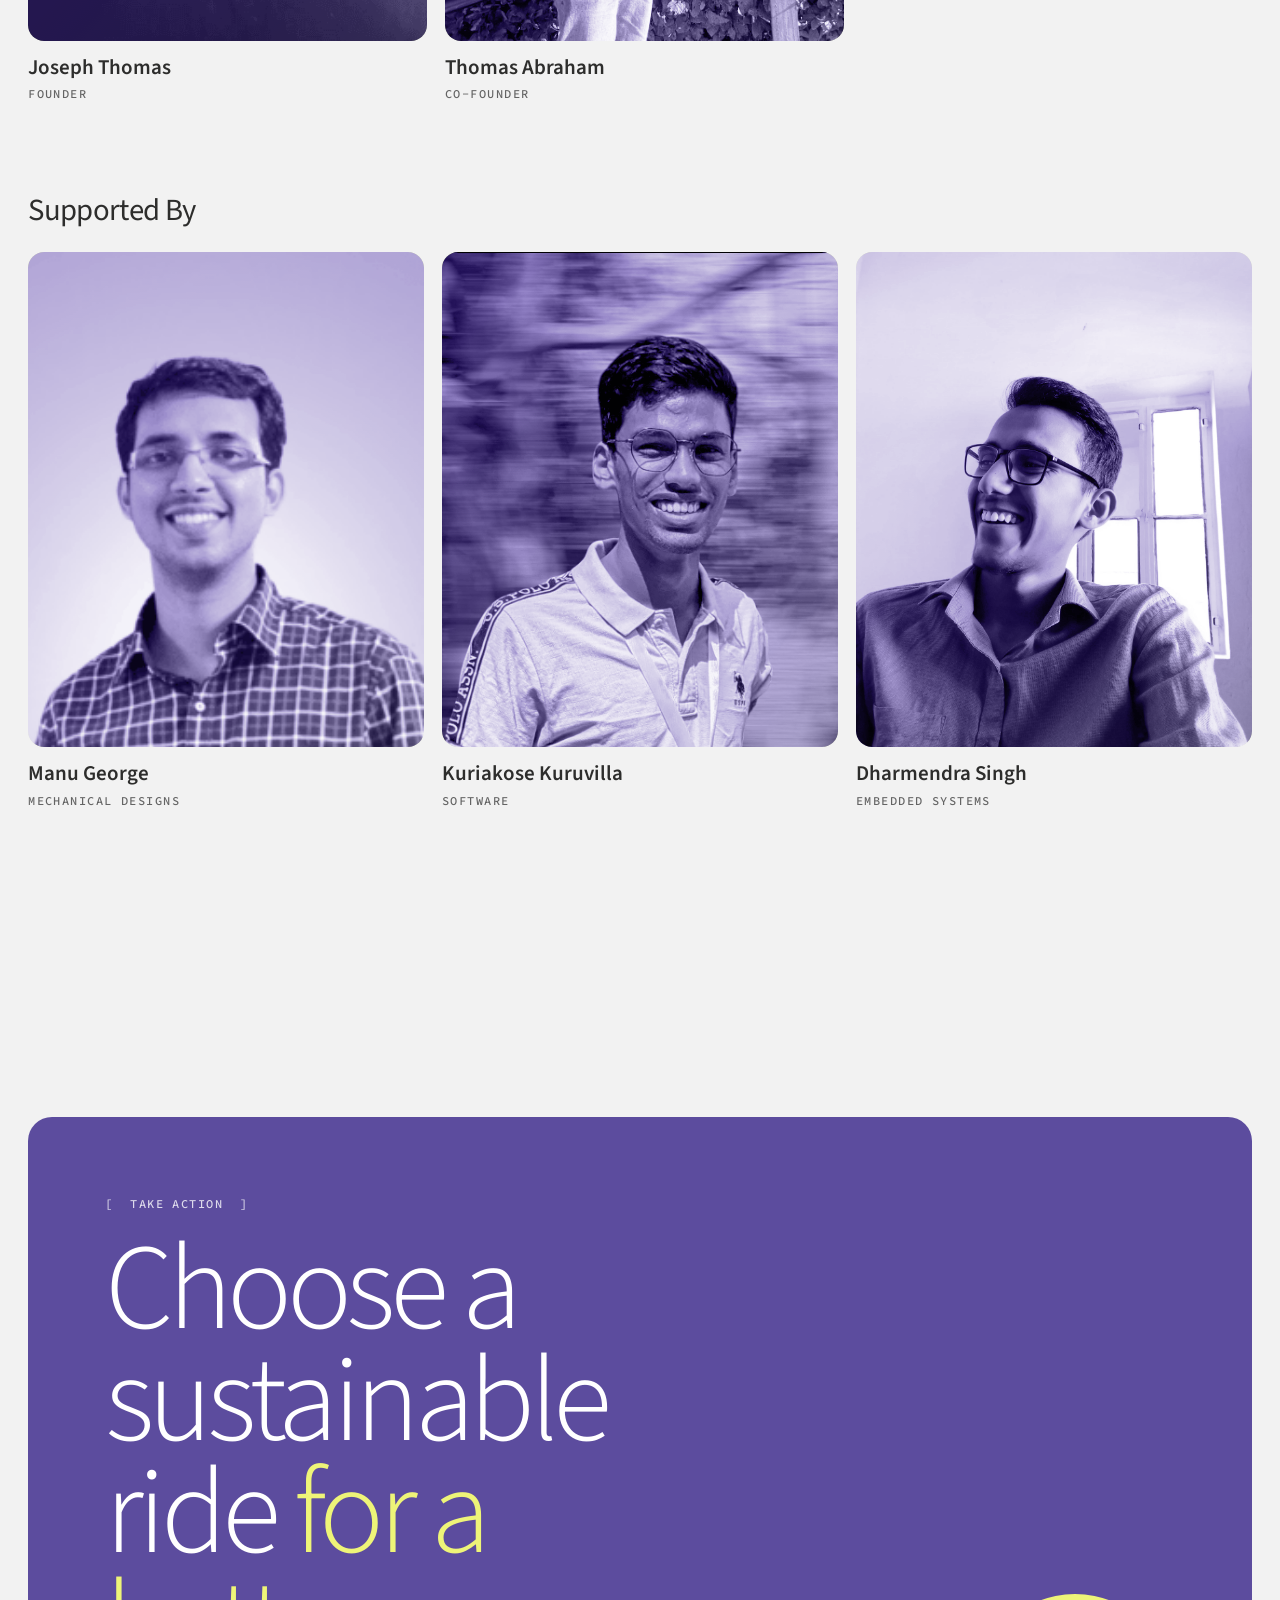
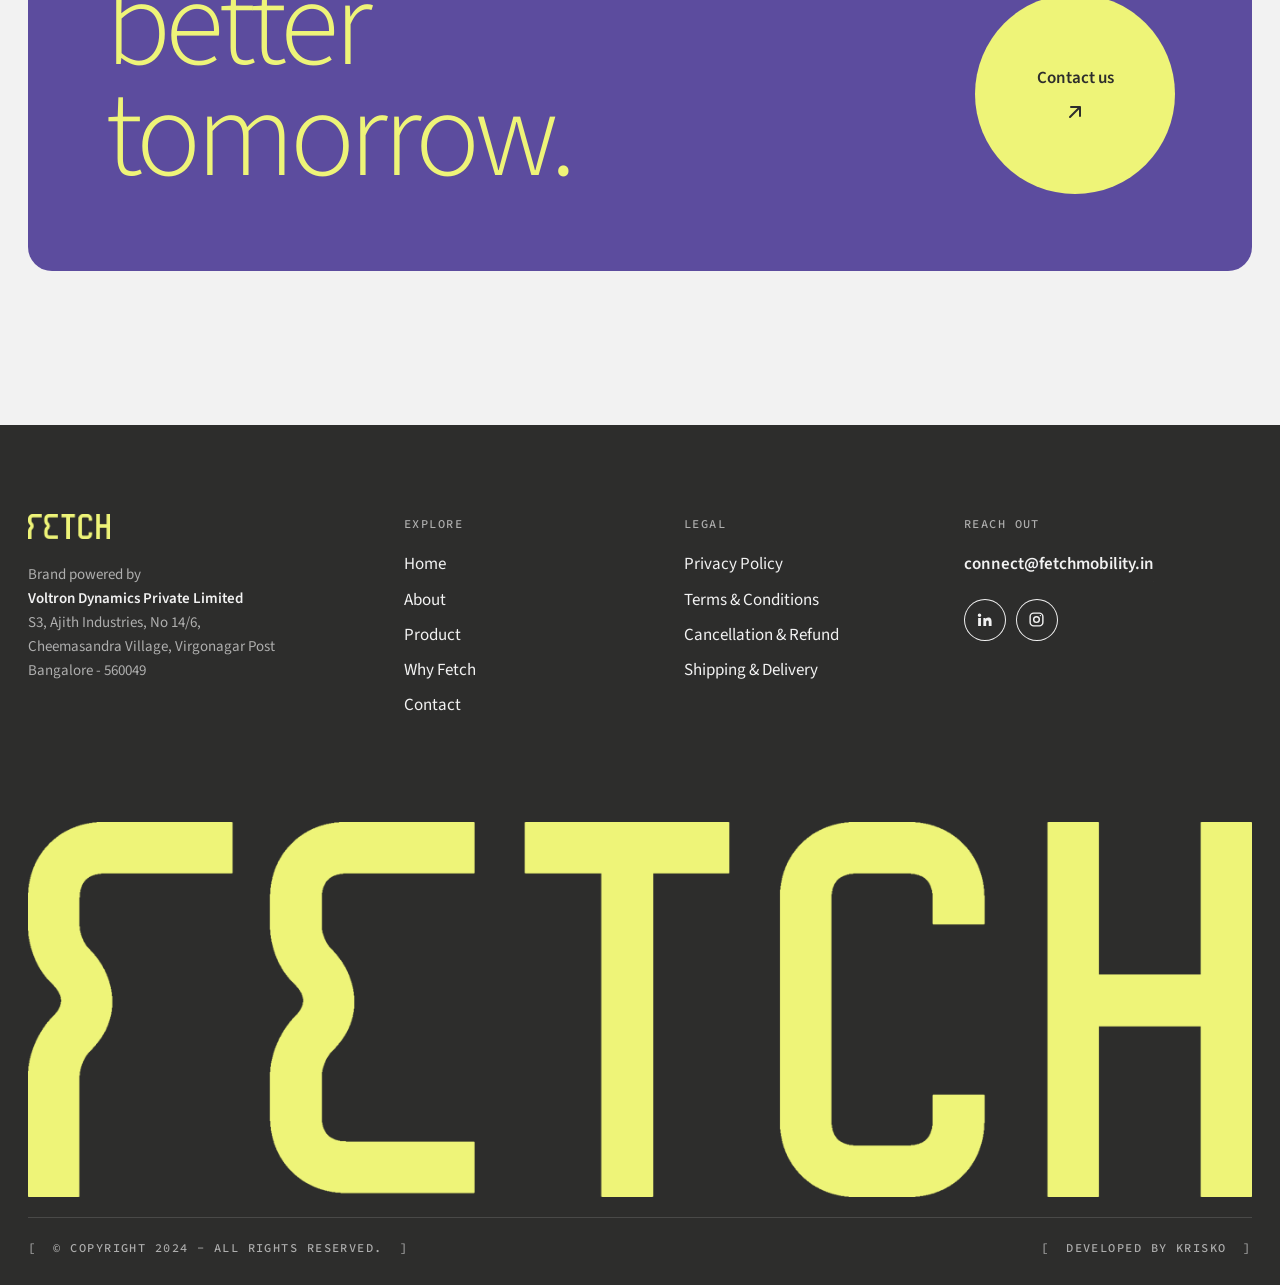
<file: about.html>
<!DOCTYPE html>
<html lang="en">

<head>
    <meta charset="UTF-8">
    <meta name="viewport" content="width=device-width, initial-scale=1.0">
    <title>About — Fetch Mobility</title>
    <meta name="description" content="Fetch is a mobility and data service company enhancing mobility for everyone across campuses, hospitality and education.">
    <meta name="theme-color" content="#F2F2F2">
    <link rel="icon" type="image/x-icon" href="img/icons/favicon.ico">
    <link rel="preconnect" href="https://fonts.googleapis.com">
    <link rel="preconnect" href="https://fonts.gstatic.com" crossorigin>
    <link rel="stylesheet" href="https://fonts.googleapis.com/css2?family=Source+Code+Pro:wght@400;500&family=Source+Sans+3:wght@200..900&display=swap">
    <link rel="stylesheet" href="css/style.css">
    <script>document.documentElement.classList.add("js");</script>
</head>

<body>
    <a class="skip-link" href="#main">Skip to content</a>

    <header class="site-header">
        <div class="wrap">
            <div class="brand">
                <a href="index.html" class="wordmark" aria-label="Fetch Mobility — home"></a>
                <span class="brand-sep" aria-hidden="true"></span>
                <span class="brand-desc">Mobility for sustainability</span>
            </div>
            <span class="header-mid">Fetch your way</span>
            <div class="header-end">
                <span class="clock" data-clock>Bengaluru, IST</span>
                <button class="menu-btn js-only" type="button" aria-expanded="false" aria-controls="menu">menu</button>
                <a class="menu-btn nojs-only" href="#footer-nav">menu</a>
            </div>
        </div>
    </header>

    <div class="menu dark" id="menu" aria-hidden="true">
        <nav aria-label="Main">
            <ol class="menu-links">
                <li><a href="index.html">Home</a></li>
                <li><a href="about.html" aria-current="page">About</a></li>
                <li><a href="product.html">Product</a></li>
                <li><a href="why-fetch.html">Why Fetch</a></li>
                <li><a href="contact.html">Contact</a></li>
            </ol>
        </nav>
        <div class="menu-foot mono">
            <a href="mailto:connect@fetchmobility.in">connect@fetchmobility.in</a>
            <span class="br">Fetch your way</span>
        </div>
    </div>

    <main id="main">

        <section class="page-head">
            <div class="wrap">
                <div class="meta">
                    <nav class="mono br" aria-label="Breadcrumb"><a href="index.html">Home</a> / About</nav>
                    <span class="pill-num" aria-hidden="true">01</span>
                </div>
                <h1 class="title" data-reveal>Mobility for <em>everyone.</em></h1>
                
            </div>
        </section>

        <section class="section" style="padding-top:0" aria-label="Who we are">
            <div class="wrap statement-grid" style="min-height:0">
                <div><p class="statement scrub">Fetch is a mobility and data service company that works with businesses in hospitality, education, and any campus based operations to enhance mobility for everyone.</p></div>
                <div></div>
            </div>
        </section>

        <section class="section" style="padding-top:0" aria-labelledby="ethos-title">
            <div class="wrap split">
                <div>
                    <p class="mono dot">Our ethos</p>
                    <h2 class="h3" id="ethos-title" style="margin-top:20px">We are committed to —</h2>
                    <ul class="values"><li>Saving Energy</li><li>Enhancing Life</li><li>Increasing Productivity</li><li>Reducing Effort</li><li>Cutting Costs</li></ul>
                    <div class="prose lead muted" style="margin-top:40px" data-reveal>
                        <p>With these parameters staying as our ethos, we are developing mobility products to transform lives, improve business operations and offer futuristic experiences to all around. We are exploring options to make micro mobility seamlessly accessible to all wherever possible.</p>
                        <p>We are also parallely building on our vision to develop a complete mobility ecosystem for people in whichever walk of life they exist and operate. Through this we believe our community of people could enhance seamless mobility across any place we have a presence.</p>
                    </div>
                </div>
                <div class="media tall" data-reveal style="--d:.1s"><img src="img/photo/about.jpg" alt="A rider on a Fetch scooter" loading="lazy"></div>
            </div>
        </section>

        <section class="section" style="padding-top:0" aria-labelledby="journey-title">
            <div class="wrap">
                <div class="big-head">
                    <h2 class="title" id="journey-title" data-reveal>Our journey &amp; milestones</h2>
                    <span class="pill-num" aria-hidden="true">02</span>
                </div>
                <div class="split">
                    <div class="sticky">
                        <p class="lead muted">Fetch Mobility began its journey with a simple goal: to make commutes within campuses easy and effortless. It started with a few handful of our e-trikes and has now grown, with its presence extending to many campuses and factories. Let’s take a look at the various breakthroughs we made in the past year….</p>
                    </div>
                    <div class="timeline">
                        <span class="timeline-progress" aria-hidden="true"></span>

                    <article class="milestone">
                        <time class="mono br" datetime="2023-10">OCTOBER 2023</time>
                        <p>In October 2023, our journey began with a clear mission: to transform micro-mobility and provide enhanced, accessible mobility solutions for all. We began by implementing a Minimum Viable Product (MVP) to understand how people would perceive and adapt to a new mobility solution within campus environments.</p>
                    </article>

                    <article class="milestone">
                        <time class="mono br" datetime="2024-01">JANUARY 2024</time>
                        <p>By January 2024, we had developed the first iteration of our Classic Trike, and rigorous testing was underway. Our founders were dedicated to creating a completely indigenous product, with all technological capabilities designed and built in-house to ensure the highest standards of innovation and quality.</p>
                    </article>

                    <article class="milestone">
                        <time class="mono br" datetime="2024-02">FEBRUARY 2024</time>
                        <p>In February 2024, we launched our pioneer fleet of Trikes and began conducting live demos at multiple campuses. It didn’t take long to grab the attention, as institutions began to realize the potential of integrating these cutting-edge vehicles into their campuses. A major breakthrough came when Century Group, one of Bangalore&#x27;s most reputed real estate firms, recognized the opportunity and decided to future-proof their campuses with our products.</p>
                    </article>

                    <article class="milestone">
                        <time class="mono br" datetime="2024-03">MARCH 2024</time>
                        <p>The following month, in March 2024, our flagship Voltron CT2310 Trikes were successfully deployed at Vidyashilp University, transforming campus commutes and significantly enhancing the institution’s brand appeal. The experience was universally loved by students, staff, and faculty alike, making it a major milestone for the company.</p>
                    </article>

                    <article class="milestone">
                        <time class="mono br" datetime="2024-05">MAY 2024</time>
                        <p>By May 2024, our second fleet was deployed at the Igus campus in Germany. The leadership there saw the value of our products in terms of saving cost, time, and energy, and our products were quickly embraced as part of their commitment to lean operations and efficiency.</p>
                    </article>

                    <article class="milestone">
                        <time class="mono br" datetime="2024-07">JULY 2024</time>
                        <p>In July 2024, as our vision of scaling and making enhanced mobility accessible to all began to take shape, we officially rebranded as Fetch Mobility. This new name reflected our ambition to create a comprehensive mobility ecosystem that serves diverse needs across different sectors.</p>
                    </article>

                    <article class="milestone">
                        <time class="mono br" datetime="2024-10">OCTOBER 2024</time>
                        <p>Finally, by October 2024, we had refined our approach to scalability. The Classic Trike was upgraded, and we introduced our first Kick Scooter. Additionally, we developed an impressive software ecosystem and a custom Vehicle Access System, all built entirely in-house by our talented engineering team, setting the stage for the next phase of growth.</p>
                    </article>
                    </div>
                </div>
            </div>
        </section>

        <section class="section" style="padding-top:0" aria-labelledby="team-title">
            <div class="wrap">
                <div class="big-head">
                    <h2 class="title" id="team-title" data-reveal>Meet our team</h2>
                    <span class="pill-num" aria-hidden="true">03</span>
                </div>
                <div class="head-row" style="margin-bottom:clamp(40px,5vw,72px)">
                    <p class="mono dot">The people</p>
                    <p class="lead muted">Our team at Fetch Mobility shares a common vision of enhancing mobility sustainably and making it accessible to people from all walks of life. We can proudly say that we are a team of like minded people that never stops innovating!</p>
                </div>
                <div class="team-group">
                    <h3 class="h3">Executive Directors</h3>
                    <div class="team duo">
                        <article class="member" data-reveal style="--d:0.00s">
                            <figure><img src="img/faces/joseph.png" alt="Portrait of Joseph Thomas" loading="lazy"></figure>
                            <h4>Joseph Thomas</h4>
                            <span class="mono">Founder</span>
                        </article>
                        <article class="member" data-reveal style="--d:0.08s">
                            <figure><img src="img/faces/thomas.jpg" alt="Portrait of Thomas Abraham" loading="lazy"></figure>
                            <h4>Thomas Abraham</h4>
                            <span class="mono">Co-Founder</span>
                        </article>
                    </div>
                </div>
                <div class="team-group">
                    <h3 class="h3">Supported By</h3>
                    <div class="team">
                        <article class="member" data-reveal style="--d:0.00s">
                            <figure><img src="img/faces/manu.png" alt="Portrait of Manu George" loading="lazy"></figure>
                            <h4>Manu George</h4>
                            <span class="mono">Mechanical Designs</span>
                        </article>
                        <article class="member" data-reveal style="--d:0.08s">
                            <figure><img src="img/faces/kuriakose.png" alt="Portrait of Kuriakose Kuruvilla" loading="lazy"></figure>
                            <h4>Kuriakose Kuruvilla</h4>
                            <span class="mono">Software</span>
                        </article>
                        <article class="member" data-reveal style="--d:0.16s">
                            <figure><img src="img/faces/dharmedra.jpg" alt="Portrait of Dharmendra Singh" loading="lazy"></figure>
                            <h4>Dharmendra Singh</h4>
                            <span class="mono">Embedded Systems</span>
                        </article>
                    </div>
                </div>
            </div>
        </section>

        <section class="section" aria-labelledby="cta-title" style="padding-bottom:0">
            <div class="wrap">
                <div class="cta-card" data-reveal>
                    <div>
                        <p class="mono br">Take action</p>
                        <h2 class="title" id="cta-title">Choose a sustainable ride <em>for a better tomorrow.</em></h2>
                    </div>
                    <a href="contact.html" class="cta-circle"><span>Contact us<svg viewBox="0 0 24 24" fill="none" stroke="currentColor" stroke-width="2" stroke-linecap="round" stroke-linejoin="round" aria-hidden="true"><path d="M7 17L17 7M8 7h9v9"/></svg></span></a>
                </div>
            </div>
        </section>

    </main>

    <footer class="site-footer dark">
        <div class="wrap">
            <div class="footer-grid">
                <div>
                    <a href="index.html" class="wordmark lime" aria-label="Fetch Mobility — home"></a>
                    <address>
                        Brand powered by
                        <strong>Voltron Dynamics Private Limited</strong>
                        S3, Ajith Industries, No 14/6,<br>
                        Cheemasandra Village, Virgonagar Post<br>
                        Bangalore - 560049
                    </address>
                </div>
                <nav id="footer-nav" aria-labelledby="f-explore">
                    <h2 class="mono" id="f-explore">Explore</h2>
                    <ul>
                        <li><a href="index.html">Home</a></li>
                        <li><a href="about.html">About</a></li>
                        <li><a href="product.html">Product</a></li>
                        <li><a href="why-fetch.html">Why Fetch</a></li>
                        <li><a href="contact.html">Contact</a></li>
                    </ul>
                </nav>
                <nav aria-labelledby="f-legal">
                    <h2 class="mono" id="f-legal">Legal</h2>
                    <ul>
                        <li><a href="policy.html">Privacy Policy</a></li>
                        <li><a href="terms.html">Terms &amp; Conditions</a></li>
                        <li><a href="cancellation.html">Cancellation &amp; Refund</a></li>
                        <li><a href="delivery.html">Shipping &amp; Delivery</a></li>
                    </ul>
                </nav>
                <div>
                    <h2 class="mono">Reach out</h2>
                    <a href="mailto:connect@fetchmobility.in" class="link">connect@fetchmobility.in</a>
                    <div class="socials">
                        <a href="https://www.linkedin.com/company/fetchmobility/" target="_blank" rel="noopener" aria-label="Fetch Mobility on LinkedIn"><svg viewBox="0 0 24 24" fill="currentColor" aria-hidden="true"><path d="M4.98 3.5a2.5 2.5 0 1 1 0 5 2.5 2.5 0 0 1 0-5zM3 9.75h4V21H3V9.75zM9.5 9.75h3.83v1.54h.06c.53-1 1.84-2.06 3.79-2.06 4.05 0 4.8 2.67 4.8 6.13V21h-4v-4.99c0-1.19-.02-2.72-1.66-2.72-1.66 0-1.92 1.3-1.92 2.63V21h-4V9.75z"/></svg></a>
                        <a href="https://www.instagram.com/fetchmobility" target="_blank" rel="noopener" aria-label="Fetch Mobility on Instagram"><svg viewBox="0 0 24 24" fill="none" stroke="currentColor" stroke-width="2" aria-hidden="true"><rect x="3" y="3" width="18" height="18" rx="5"/><circle cx="12" cy="12" r="4"/><circle cx="17.5" cy="6.5" r="1" fill="currentColor" stroke="none"/></svg></a>
                    </div>
                </div>
            </div>
            <span class="footer-mark" aria-hidden="true"></span>
            <div class="footer-bottom mono">
                <span class="br">© Copyright 2024 - All Rights Reserved.</span>
                <a href="https://www.krisko.in" target="_blank" rel="noopener" class="br">Developed by Krisko</a>
            </div>
        </div>
    </footer>

    <script src="js/plugins/gsap.min.js"></script>
    <script src="js/plugins/ScrollTrigger.min.js"></script>
    <script src="js/main.js"></script>
</body>

</html>
</file>
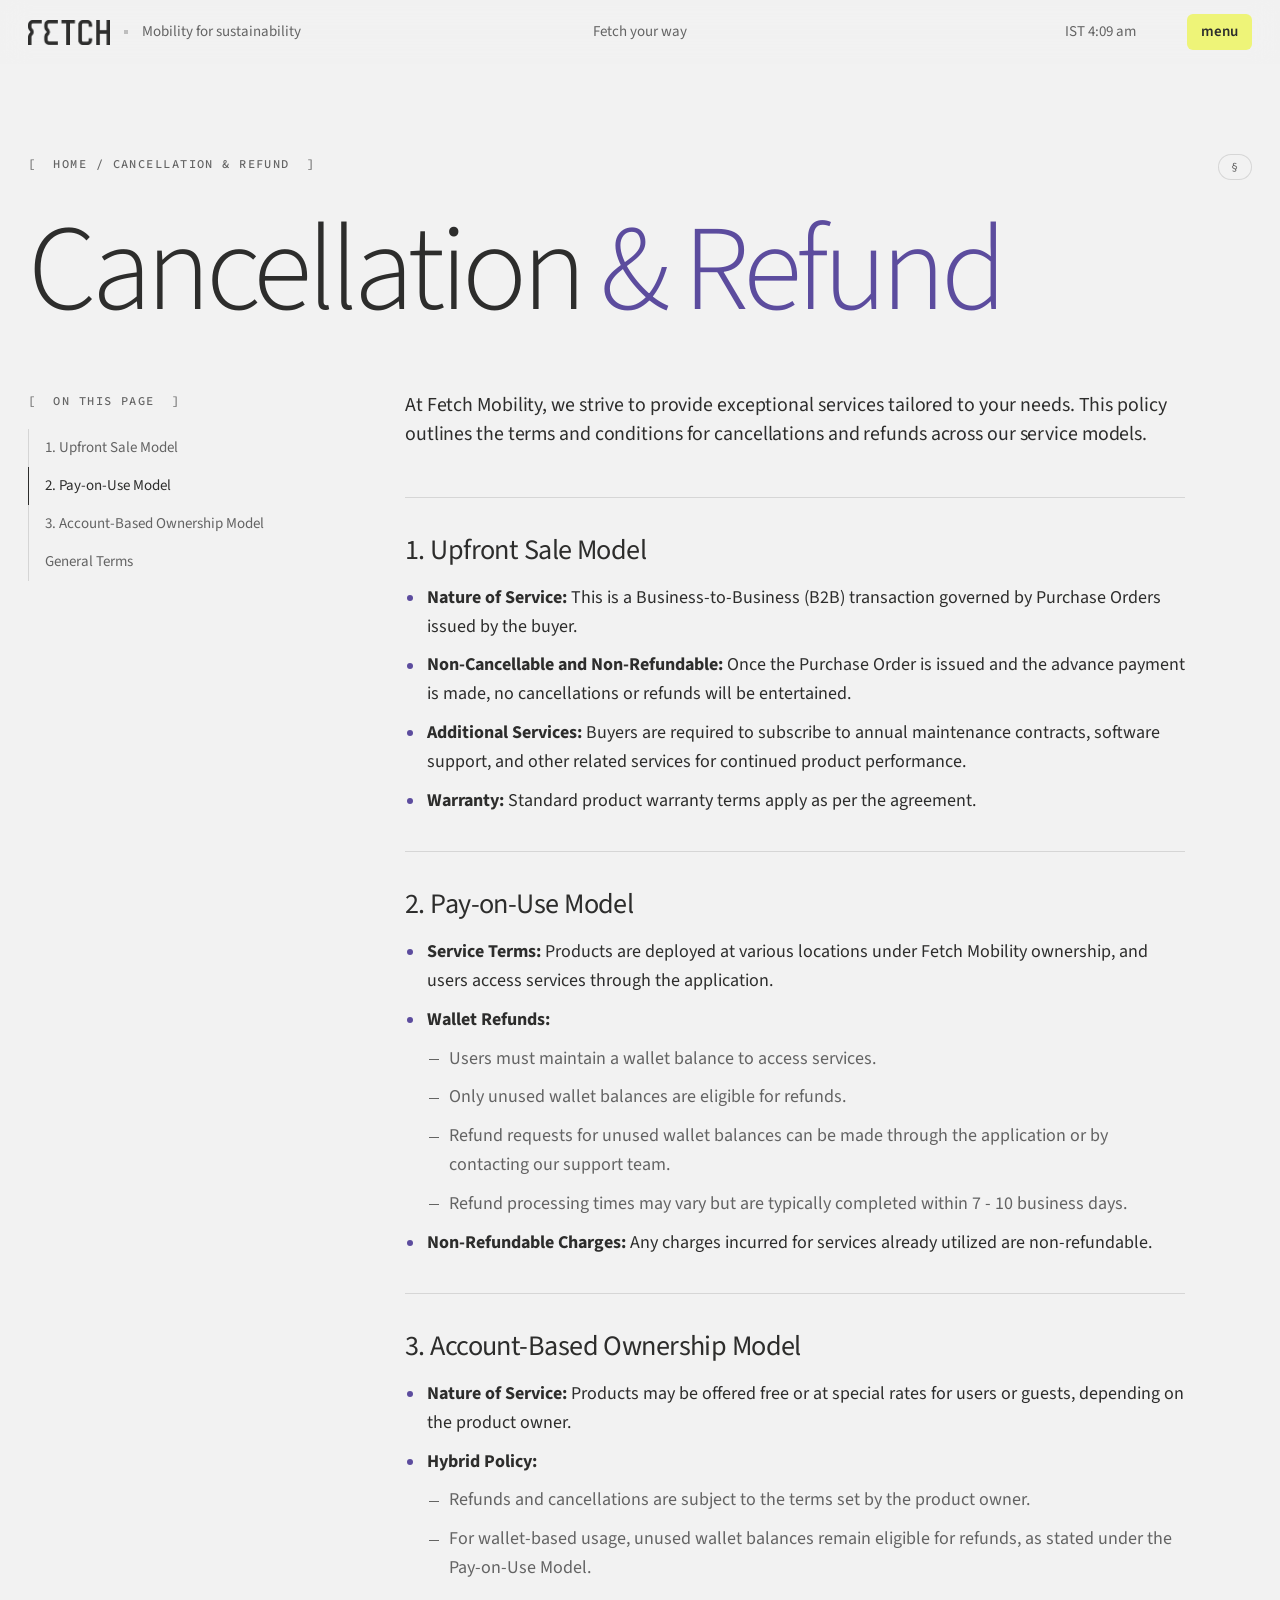
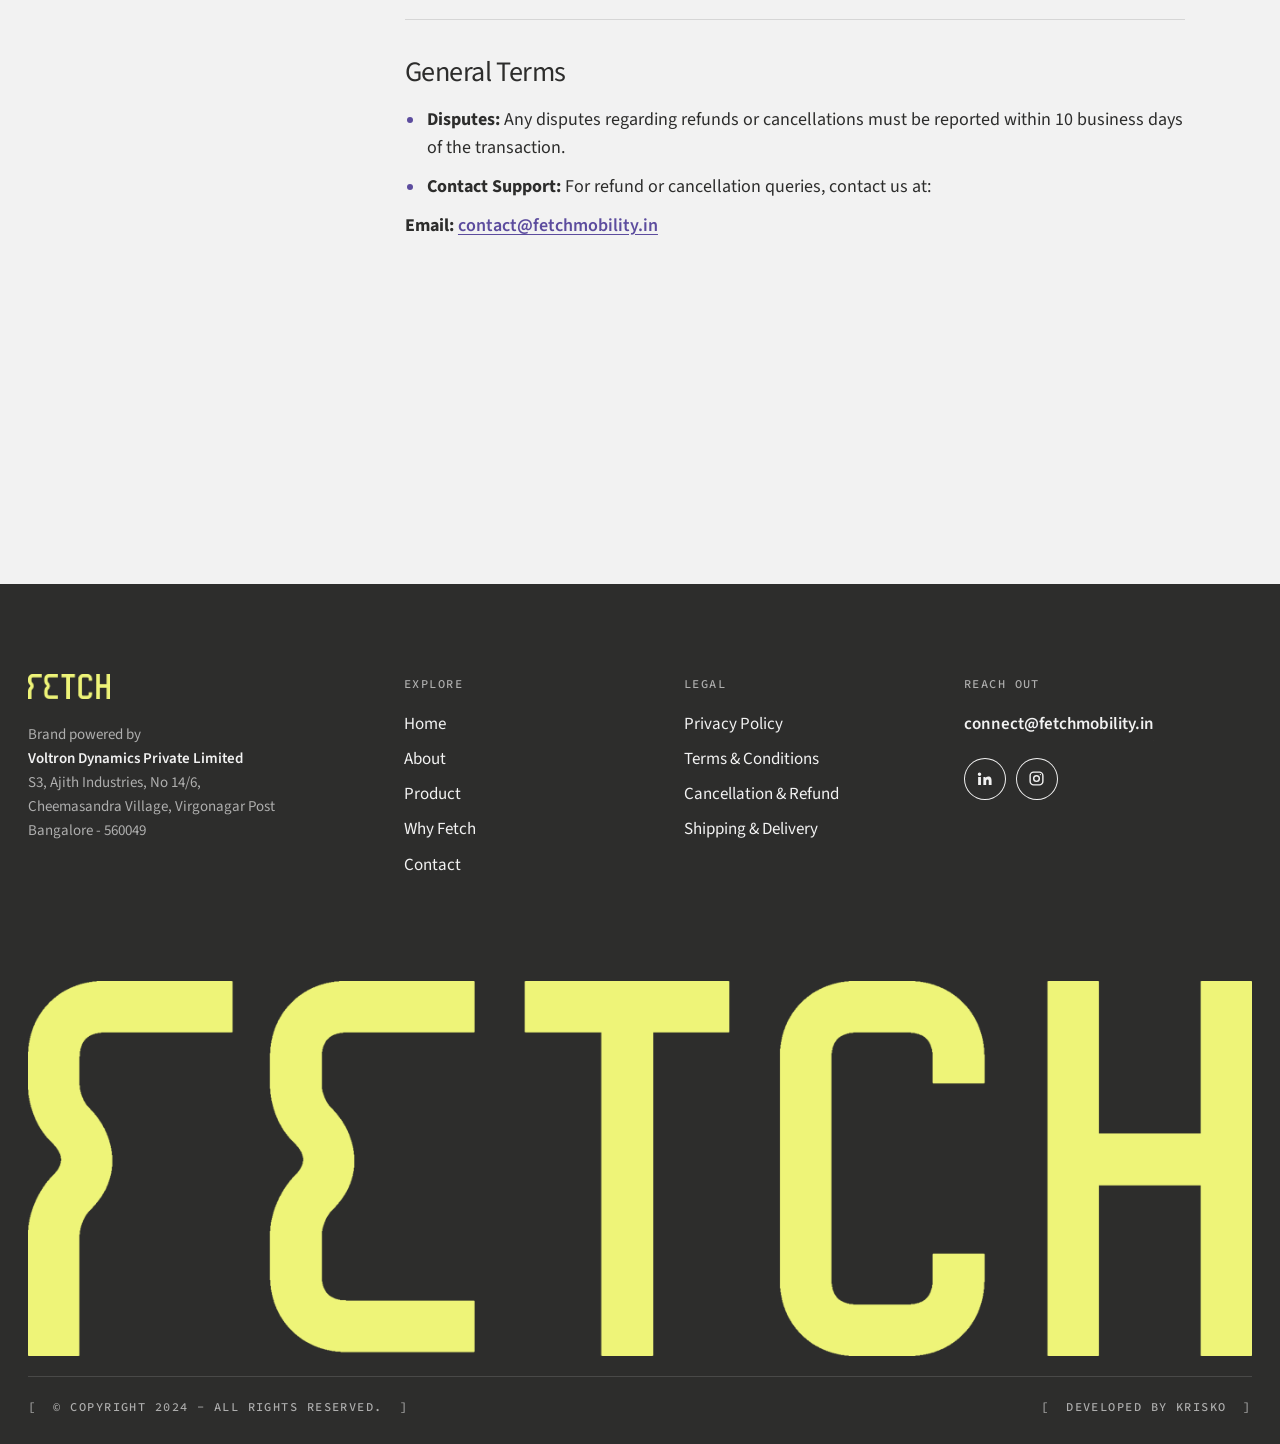
<file: cancellation.html>
<!DOCTYPE html>
<html lang="en">

<head>
    <meta charset="UTF-8">
    <meta name="viewport" content="width=device-width, initial-scale=1.0">
    <title>Cancellation &amp; Refund — Fetch Mobility</title>
    <meta name="description" content="Cancellation and refund terms across Fetch Mobility&#x27;s service models.">
    <meta name="theme-color" content="#F2F2F2">
    <link rel="icon" type="image/x-icon" href="img/icons/favicon.ico">
    <link rel="preconnect" href="https://fonts.googleapis.com">
    <link rel="preconnect" href="https://fonts.gstatic.com" crossorigin>
    <link rel="stylesheet" href="https://fonts.googleapis.com/css2?family=Source+Code+Pro:wght@400;500&family=Source+Sans+3:wght@200..900&display=swap">
    <link rel="stylesheet" href="css/style.css">
    <script>document.documentElement.classList.add("js");</script>
</head>

<body>
    <a class="skip-link" href="#main">Skip to content</a>

    <header class="site-header">
        <div class="wrap">
            <div class="brand">
                <a href="index.html" class="wordmark" aria-label="Fetch Mobility — home"></a>
                <span class="brand-sep" aria-hidden="true"></span>
                <span class="brand-desc">Mobility for sustainability</span>
            </div>
            <span class="header-mid">Fetch your way</span>
            <div class="header-end">
                <span class="clock" data-clock>Bengaluru, IST</span>
                <button class="menu-btn js-only" type="button" aria-expanded="false" aria-controls="menu">menu</button>
                <a class="menu-btn nojs-only" href="#footer-nav">menu</a>
            </div>
        </div>
    </header>

    <div class="menu dark" id="menu" aria-hidden="true">
        <nav aria-label="Main">
            <ol class="menu-links">
                <li><a href="index.html">Home</a></li>
                <li><a href="about.html">About</a></li>
                <li><a href="product.html">Product</a></li>
                <li><a href="why-fetch.html">Why Fetch</a></li>
                <li><a href="contact.html">Contact</a></li>
            </ol>
        </nav>
        <div class="menu-foot mono">
            <a href="mailto:connect@fetchmobility.in">connect@fetchmobility.in</a>
            <span class="br">Fetch your way</span>
        </div>
    </div>

    <main id="main">

        <section class="page-head">
            <div class="wrap">
                <div class="meta">
                    <nav class="mono br" aria-label="Breadcrumb"><a href="index.html">Home</a> / Cancellation &amp; Refund</nav>
                    <span class="pill-num" aria-hidden="true">§</span>
                </div>
                <h1 class="title" data-reveal>Cancellation <em>&amp; Refund</em></h1>
                
            </div>
        </section>

        <section class="section" style="padding-top:0" aria-label="Cancellation &amp; Refund">
            <div class="wrap legal">
                <nav class="toc" aria-label="On this page">
                    <div class="sticky">
                        <p class="mono br" style="margin-bottom:18px">On this page</p>
                        <ol>
                            <li><a href="#1-upfront-sale-model">1. Upfront Sale Model</a></li>
                            <li><a href="#2-pay-on-use-model">2. Pay-on-Use Model</a></li>
                            <li><a href="#3-account-based-ownership-model">3. Account-Based Ownership Model</a></li>
                            <li><a href="#general-terms">General Terms</a></li>
                        </ol>
                    </div>
                </nav>
                <article class="legal-body">
                    <p class="lead">At Fetch Mobility, we strive to provide exceptional services tailored to your needs. This policy outlines the terms and conditions for cancellations and refunds across our service models.</p>

                    <section id="1-upfront-sale-model">
                        <h2>1. Upfront Sale Model</h2>
                        <p class="b"><strong>Nature of Service:</strong> This is a Business-to-Business (B2B) transaction governed by Purchase Orders issued by the buyer.</p><p class="b"><strong>Non-Cancellable and Non-Refundable:</strong> Once the Purchase Order is issued and the advance payment is made, no cancellations or refunds will be entertained.</p><p class="b"><strong>Additional Services:</strong> Buyers are required to subscribe to annual maintenance contracts, software support, and other related services for continued product performance.</p><p class="b"><strong>Warranty:</strong> Standard product warranty terms apply as per the agreement.</p>
                    </section>

                    <section id="2-pay-on-use-model">
                        <h2>2. Pay-on-Use Model</h2>
                        <p class="b"><strong>Service Terms:</strong> Products are deployed at various locations under Fetch Mobility ownership, and users access services through the application.</p><p class="b"><strong>Wallet Refunds:</strong></p><p class="sub">Users must maintain a wallet balance to access services.</p><p class="sub">Only unused wallet balances are eligible for refunds.</p><p class="sub">Refund requests for unused wallet balances can be made through the application or by contacting our support team.</p><p class="sub">Refund processing times may vary but are typically completed within 7 - 10 business days.</p><p class="b"><strong>Non-Refundable Charges:</strong> Any charges incurred for services already utilized are non-refundable.</p>
                    </section>

                    <section id="3-account-based-ownership-model">
                        <h2>3. Account-Based Ownership Model</h2>
                        <p class="b"><strong>Nature of Service:</strong> Products may be offered free or at special rates for users or guests, depending on the product owner.</p><p class="b"><strong>Hybrid Policy:</strong></p><p class="sub">Refunds and cancellations are subject to the terms set by the product owner.</p><p class="sub">For wallet-based usage, unused wallet balances remain eligible for refunds, as stated under the Pay-on-Use Model.</p>
                    </section>

                    <section id="general-terms">
                        <h2>General Terms</h2>
                        <p class="b"><strong>Disputes:</strong> Any disputes regarding refunds or cancellations must be reported within 10 business days of the transaction.</p><p class="b"><strong>Contact Support:</strong> For refund or cancellation queries, contact us at:</p><p><strong>Email:</strong> <a href="mailto:contact@fetchmobility.in">contact@fetchmobility.in</a></p>
                    </section>
                </article>
            </div>
        </section>

    </main>

    <footer class="site-footer dark">
        <div class="wrap">
            <div class="footer-grid">
                <div>
                    <a href="index.html" class="wordmark lime" aria-label="Fetch Mobility — home"></a>
                    <address>
                        Brand powered by
                        <strong>Voltron Dynamics Private Limited</strong>
                        S3, Ajith Industries, No 14/6,<br>
                        Cheemasandra Village, Virgonagar Post<br>
                        Bangalore - 560049
                    </address>
                </div>
                <nav id="footer-nav" aria-labelledby="f-explore">
                    <h2 class="mono" id="f-explore">Explore</h2>
                    <ul>
                        <li><a href="index.html">Home</a></li>
                        <li><a href="about.html">About</a></li>
                        <li><a href="product.html">Product</a></li>
                        <li><a href="why-fetch.html">Why Fetch</a></li>
                        <li><a href="contact.html">Contact</a></li>
                    </ul>
                </nav>
                <nav aria-labelledby="f-legal">
                    <h2 class="mono" id="f-legal">Legal</h2>
                    <ul>
                        <li><a href="policy.html">Privacy Policy</a></li>
                        <li><a href="terms.html">Terms &amp; Conditions</a></li>
                        <li><a href="cancellation.html">Cancellation &amp; Refund</a></li>
                        <li><a href="delivery.html">Shipping &amp; Delivery</a></li>
                    </ul>
                </nav>
                <div>
                    <h2 class="mono">Reach out</h2>
                    <a href="mailto:connect@fetchmobility.in" class="link">connect@fetchmobility.in</a>
                    <div class="socials">
                        <a href="https://www.linkedin.com/company/fetchmobility/" target="_blank" rel="noopener" aria-label="Fetch Mobility on LinkedIn"><svg viewBox="0 0 24 24" fill="currentColor" aria-hidden="true"><path d="M4.98 3.5a2.5 2.5 0 1 1 0 5 2.5 2.5 0 0 1 0-5zM3 9.75h4V21H3V9.75zM9.5 9.75h3.83v1.54h.06c.53-1 1.84-2.06 3.79-2.06 4.05 0 4.8 2.67 4.8 6.13V21h-4v-4.99c0-1.19-.02-2.72-1.66-2.72-1.66 0-1.92 1.3-1.92 2.63V21h-4V9.75z"/></svg></a>
                        <a href="https://www.instagram.com/fetchmobility" target="_blank" rel="noopener" aria-label="Fetch Mobility on Instagram"><svg viewBox="0 0 24 24" fill="none" stroke="currentColor" stroke-width="2" aria-hidden="true"><rect x="3" y="3" width="18" height="18" rx="5"/><circle cx="12" cy="12" r="4"/><circle cx="17.5" cy="6.5" r="1" fill="currentColor" stroke="none"/></svg></a>
                    </div>
                </div>
            </div>
            <span class="footer-mark" aria-hidden="true"></span>
            <div class="footer-bottom mono">
                <span class="br">© Copyright 2024 - All Rights Reserved.</span>
                <a href="https://www.krisko.in" target="_blank" rel="noopener" class="br">Developed by Krisko</a>
            </div>
        </div>
    </footer>

    <script src="js/plugins/gsap.min.js"></script>
    <script src="js/plugins/ScrollTrigger.min.js"></script>
    <script src="js/main.js"></script>
</body>

</html>
</file>
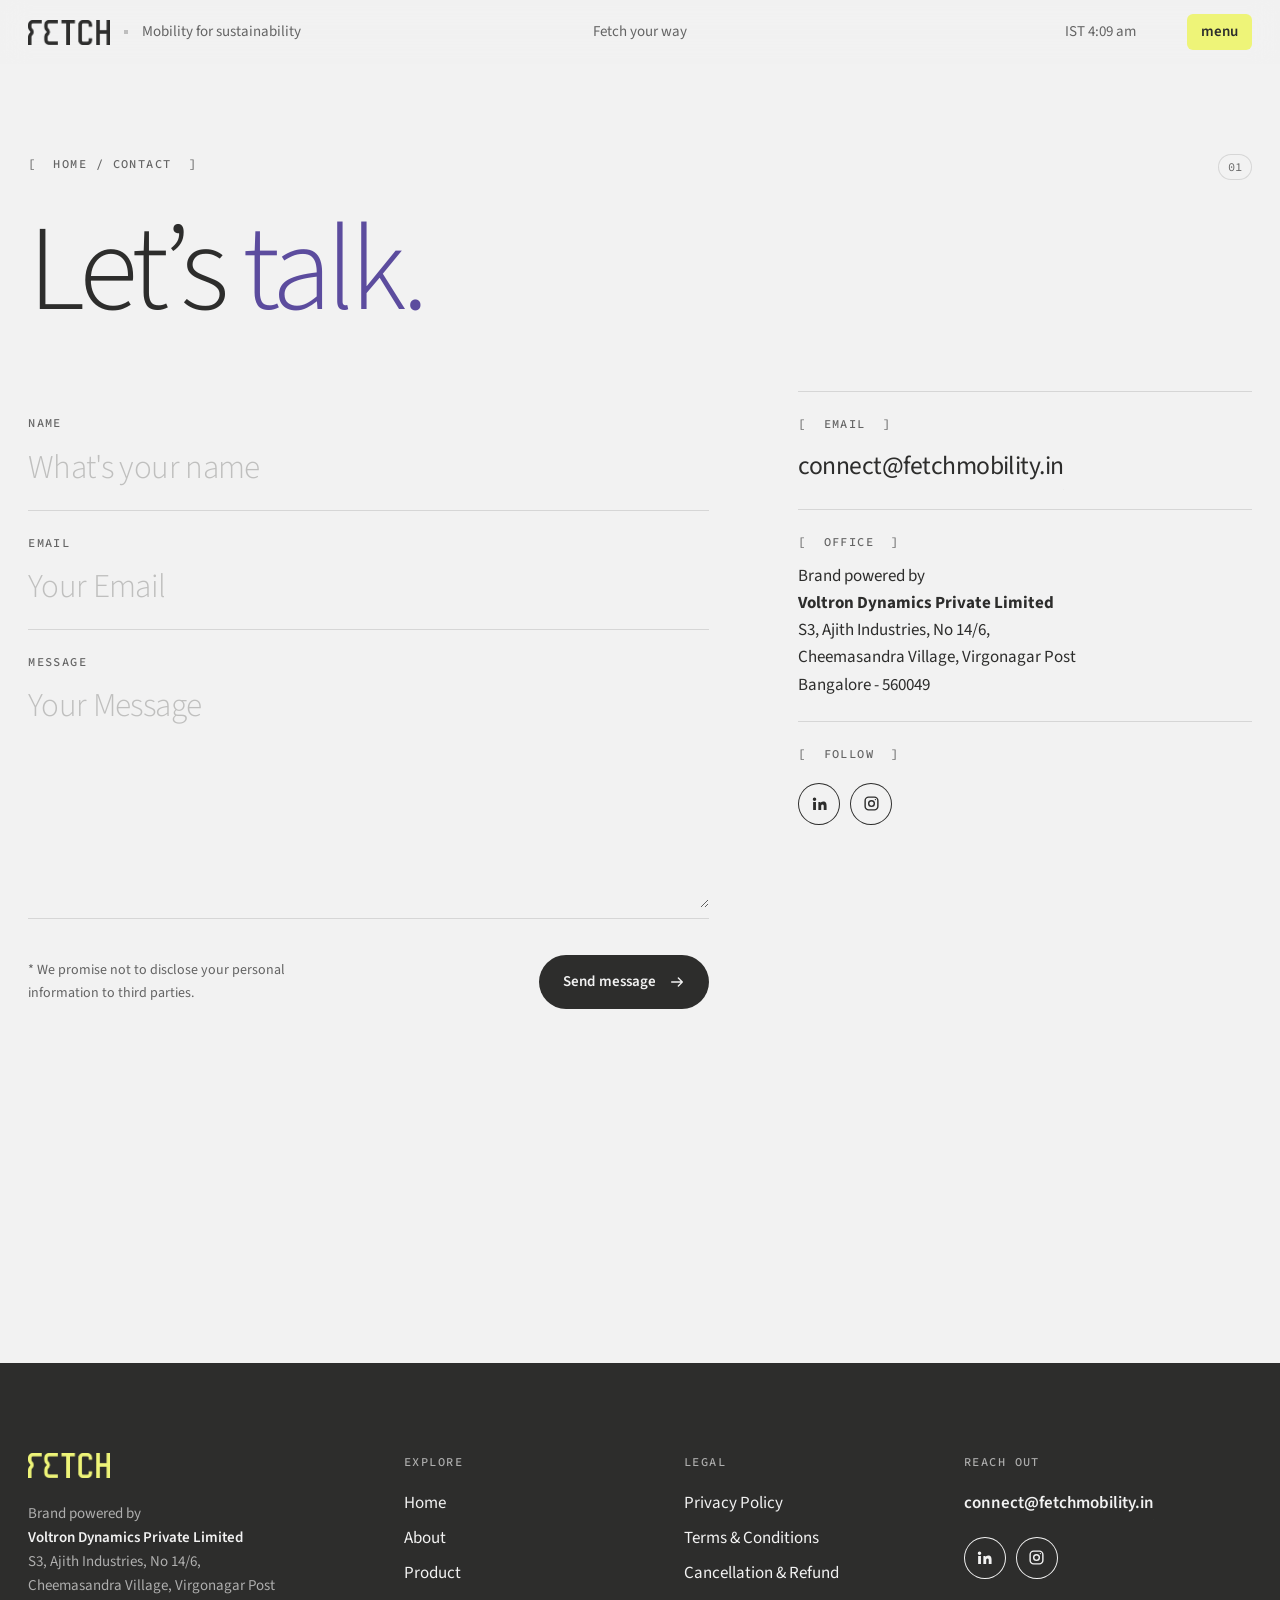
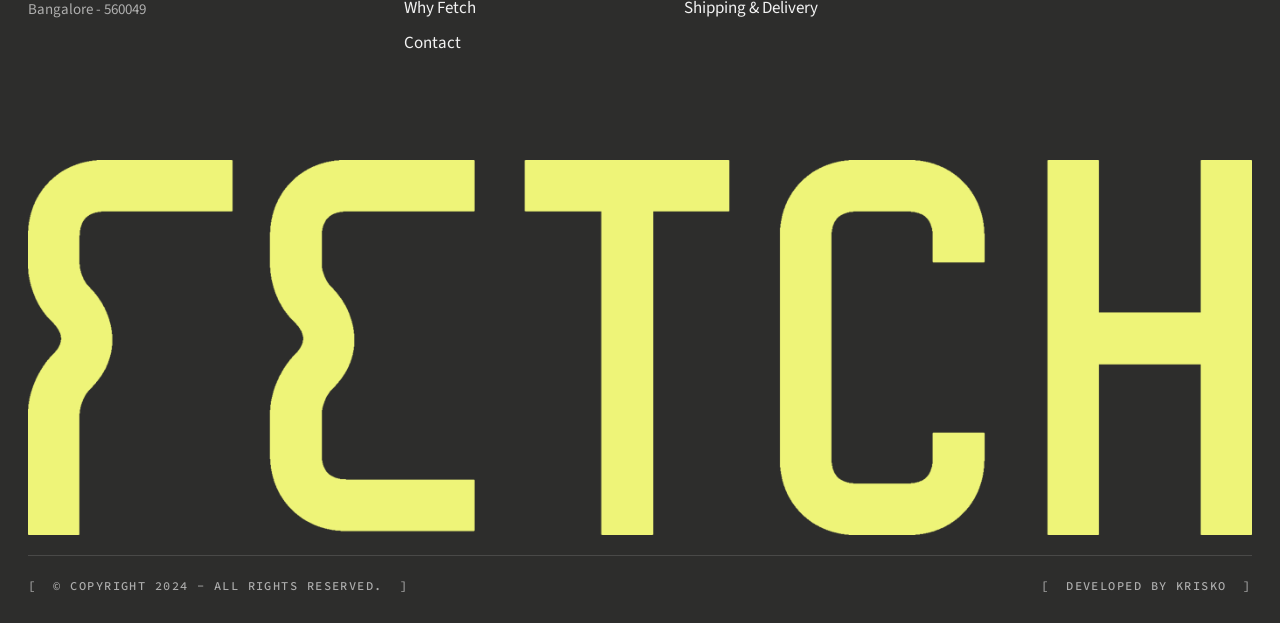
<file: contact.html>
<!DOCTYPE html>
<html lang="en">

<head>
    <meta charset="UTF-8">
    <meta name="viewport" content="width=device-width, initial-scale=1.0">
    <title>Contact — Fetch Mobility</title>
    <meta name="description" content="Get in touch with Fetch Mobility.">
    <meta name="theme-color" content="#F2F2F2">
    <link rel="icon" type="image/x-icon" href="img/icons/favicon.ico">
    <link rel="preconnect" href="https://fonts.googleapis.com">
    <link rel="preconnect" href="https://fonts.gstatic.com" crossorigin>
    <link rel="stylesheet" href="https://fonts.googleapis.com/css2?family=Source+Code+Pro:wght@400;500&family=Source+Sans+3:wght@200..900&display=swap">
    <link rel="stylesheet" href="css/style.css">
    <script>document.documentElement.classList.add("js");</script>
</head>

<body>
    <a class="skip-link" href="#main">Skip to content</a>

    <header class="site-header">
        <div class="wrap">
            <div class="brand">
                <a href="index.html" class="wordmark" aria-label="Fetch Mobility — home"></a>
                <span class="brand-sep" aria-hidden="true"></span>
                <span class="brand-desc">Mobility for sustainability</span>
            </div>
            <span class="header-mid">Fetch your way</span>
            <div class="header-end">
                <span class="clock" data-clock>Bengaluru, IST</span>
                <button class="menu-btn js-only" type="button" aria-expanded="false" aria-controls="menu">menu</button>
                <a class="menu-btn nojs-only" href="#footer-nav">menu</a>
            </div>
        </div>
    </header>

    <div class="menu dark" id="menu" aria-hidden="true">
        <nav aria-label="Main">
            <ol class="menu-links">
                <li><a href="index.html">Home</a></li>
                <li><a href="about.html">About</a></li>
                <li><a href="product.html">Product</a></li>
                <li><a href="why-fetch.html">Why Fetch</a></li>
                <li><a href="contact.html" aria-current="page">Contact</a></li>
            </ol>
        </nav>
        <div class="menu-foot mono">
            <a href="mailto:connect@fetchmobility.in">connect@fetchmobility.in</a>
            <span class="br">Fetch your way</span>
        </div>
    </div>

    <main id="main">

        <section class="page-head">
            <div class="wrap">
                <div class="meta">
                    <nav class="mono br" aria-label="Breadcrumb"><a href="index.html">Home</a> / Contact</nav>
                    <span class="pill-num" aria-hidden="true">01</span>
                </div>
                <h1 class="title" data-reveal>Let’s <em>talk.</em></h1>
                
            </div>
        </section>

        <section class="section" style="padding-top:0" aria-label="Contact form">
            <div class="wrap contact-grid">
                <form id="contactForm" data-reveal>
                    <div class="field">
                        <label class="mono" for="name">Name</label>
                        <input type="text" id="name" name="name" placeholder="What's your name" autocomplete="name" required>
                    </div>
                    <div class="field">
                        <label class="mono" for="email">Email</label>
                        <input type="email" id="email" name="email" placeholder="Your Email" autocomplete="email" required>
                    </div>
                    <div class="field">
                        <label class="mono" for="message">Message</label>
                        <textarea id="message" name="message" rows="4" placeholder="Your Message" required></textarea>
                    </div>
                    <div class="form-foot">
                        <p>* We promise not to disclose your personal information to third parties.</p>
                        <button type="submit" class="btn">Send message <svg viewBox="0 0 24 24" fill="none" stroke="currentColor" stroke-width="2" stroke-linecap="round" stroke-linejoin="round" aria-hidden="true"><path d="M4 12h16M14 6l6 6-6 6"/></svg></button>
                    </div>
                    <p class="form-status" role="status" aria-live="polite"></p>
                </form>
                <aside class="contact-aside" data-reveal style="--d:.1s">
                    <div>
                        <span class="mono br">Email</span>
                        <a class="big link" href="mailto:connect@fetchmobility.in">connect@fetchmobility.in</a>
                    </div>
                    <div>
                        <span class="mono br">Office</span>
                        <address>
                            Brand powered by<br>
                            <strong>Voltron Dynamics Private Limited</strong><br>
                            S3, Ajith Industries, No 14/6,<br>
                            Cheemasandra Village, Virgonagar Post<br>
                            Bangalore - 560049
                        </address>
                    </div>
                    <div>
                        <span class="mono br">Follow</span>
                        <div class="socials">
                        <a href="https://www.linkedin.com/company/fetchmobility/" target="_blank" rel="noopener" aria-label="Fetch Mobility on LinkedIn"><svg viewBox="0 0 24 24" fill="currentColor" aria-hidden="true"><path d="M4.98 3.5a2.5 2.5 0 1 1 0 5 2.5 2.5 0 0 1 0-5zM3 9.75h4V21H3V9.75zM9.5 9.75h3.83v1.54h.06c.53-1 1.84-2.06 3.79-2.06 4.05 0 4.8 2.67 4.8 6.13V21h-4v-4.99c0-1.19-.02-2.72-1.66-2.72-1.66 0-1.92 1.3-1.92 2.63V21h-4V9.75z"/></svg></a>
                        <a href="https://www.instagram.com/fetchmobility" target="_blank" rel="noopener" aria-label="Fetch Mobility on Instagram"><svg viewBox="0 0 24 24" fill="none" stroke="currentColor" stroke-width="2" aria-hidden="true"><rect x="3" y="3" width="18" height="18" rx="5"/><circle cx="12" cy="12" r="4"/><circle cx="17.5" cy="6.5" r="1" fill="currentColor" stroke="none"/></svg></a>
                    </div>
                    </div>
                </aside>
            </div>
        </section>

    </main>

    <footer class="site-footer dark">
        <div class="wrap">
            <div class="footer-grid">
                <div>
                    <a href="index.html" class="wordmark lime" aria-label="Fetch Mobility — home"></a>
                    <address>
                        Brand powered by
                        <strong>Voltron Dynamics Private Limited</strong>
                        S3, Ajith Industries, No 14/6,<br>
                        Cheemasandra Village, Virgonagar Post<br>
                        Bangalore - 560049
                    </address>
                </div>
                <nav id="footer-nav" aria-labelledby="f-explore">
                    <h2 class="mono" id="f-explore">Explore</h2>
                    <ul>
                        <li><a href="index.html">Home</a></li>
                        <li><a href="about.html">About</a></li>
                        <li><a href="product.html">Product</a></li>
                        <li><a href="why-fetch.html">Why Fetch</a></li>
                        <li><a href="contact.html">Contact</a></li>
                    </ul>
                </nav>
                <nav aria-labelledby="f-legal">
                    <h2 class="mono" id="f-legal">Legal</h2>
                    <ul>
                        <li><a href="policy.html">Privacy Policy</a></li>
                        <li><a href="terms.html">Terms &amp; Conditions</a></li>
                        <li><a href="cancellation.html">Cancellation &amp; Refund</a></li>
                        <li><a href="delivery.html">Shipping &amp; Delivery</a></li>
                    </ul>
                </nav>
                <div>
                    <h2 class="mono">Reach out</h2>
                    <a href="mailto:connect@fetchmobility.in" class="link">connect@fetchmobility.in</a>
                    <div class="socials">
                        <a href="https://www.linkedin.com/company/fetchmobility/" target="_blank" rel="noopener" aria-label="Fetch Mobility on LinkedIn"><svg viewBox="0 0 24 24" fill="currentColor" aria-hidden="true"><path d="M4.98 3.5a2.5 2.5 0 1 1 0 5 2.5 2.5 0 0 1 0-5zM3 9.75h4V21H3V9.75zM9.5 9.75h3.83v1.54h.06c.53-1 1.84-2.06 3.79-2.06 4.05 0 4.8 2.67 4.8 6.13V21h-4v-4.99c0-1.19-.02-2.72-1.66-2.72-1.66 0-1.92 1.3-1.92 2.63V21h-4V9.75z"/></svg></a>
                        <a href="https://www.instagram.com/fetchmobility" target="_blank" rel="noopener" aria-label="Fetch Mobility on Instagram"><svg viewBox="0 0 24 24" fill="none" stroke="currentColor" stroke-width="2" aria-hidden="true"><rect x="3" y="3" width="18" height="18" rx="5"/><circle cx="12" cy="12" r="4"/><circle cx="17.5" cy="6.5" r="1" fill="currentColor" stroke="none"/></svg></a>
                    </div>
                </div>
            </div>
            <span class="footer-mark" aria-hidden="true"></span>
            <div class="footer-bottom mono">
                <span class="br">© Copyright 2024 - All Rights Reserved.</span>
                <a href="https://www.krisko.in" target="_blank" rel="noopener" class="br">Developed by Krisko</a>
            </div>
        </div>
    </footer>

    <script src="js/plugins/gsap.min.js"></script>
    <script src="js/plugins/ScrollTrigger.min.js"></script>
    <script src="js/main.js"></script>
</body>

</html>
</file>
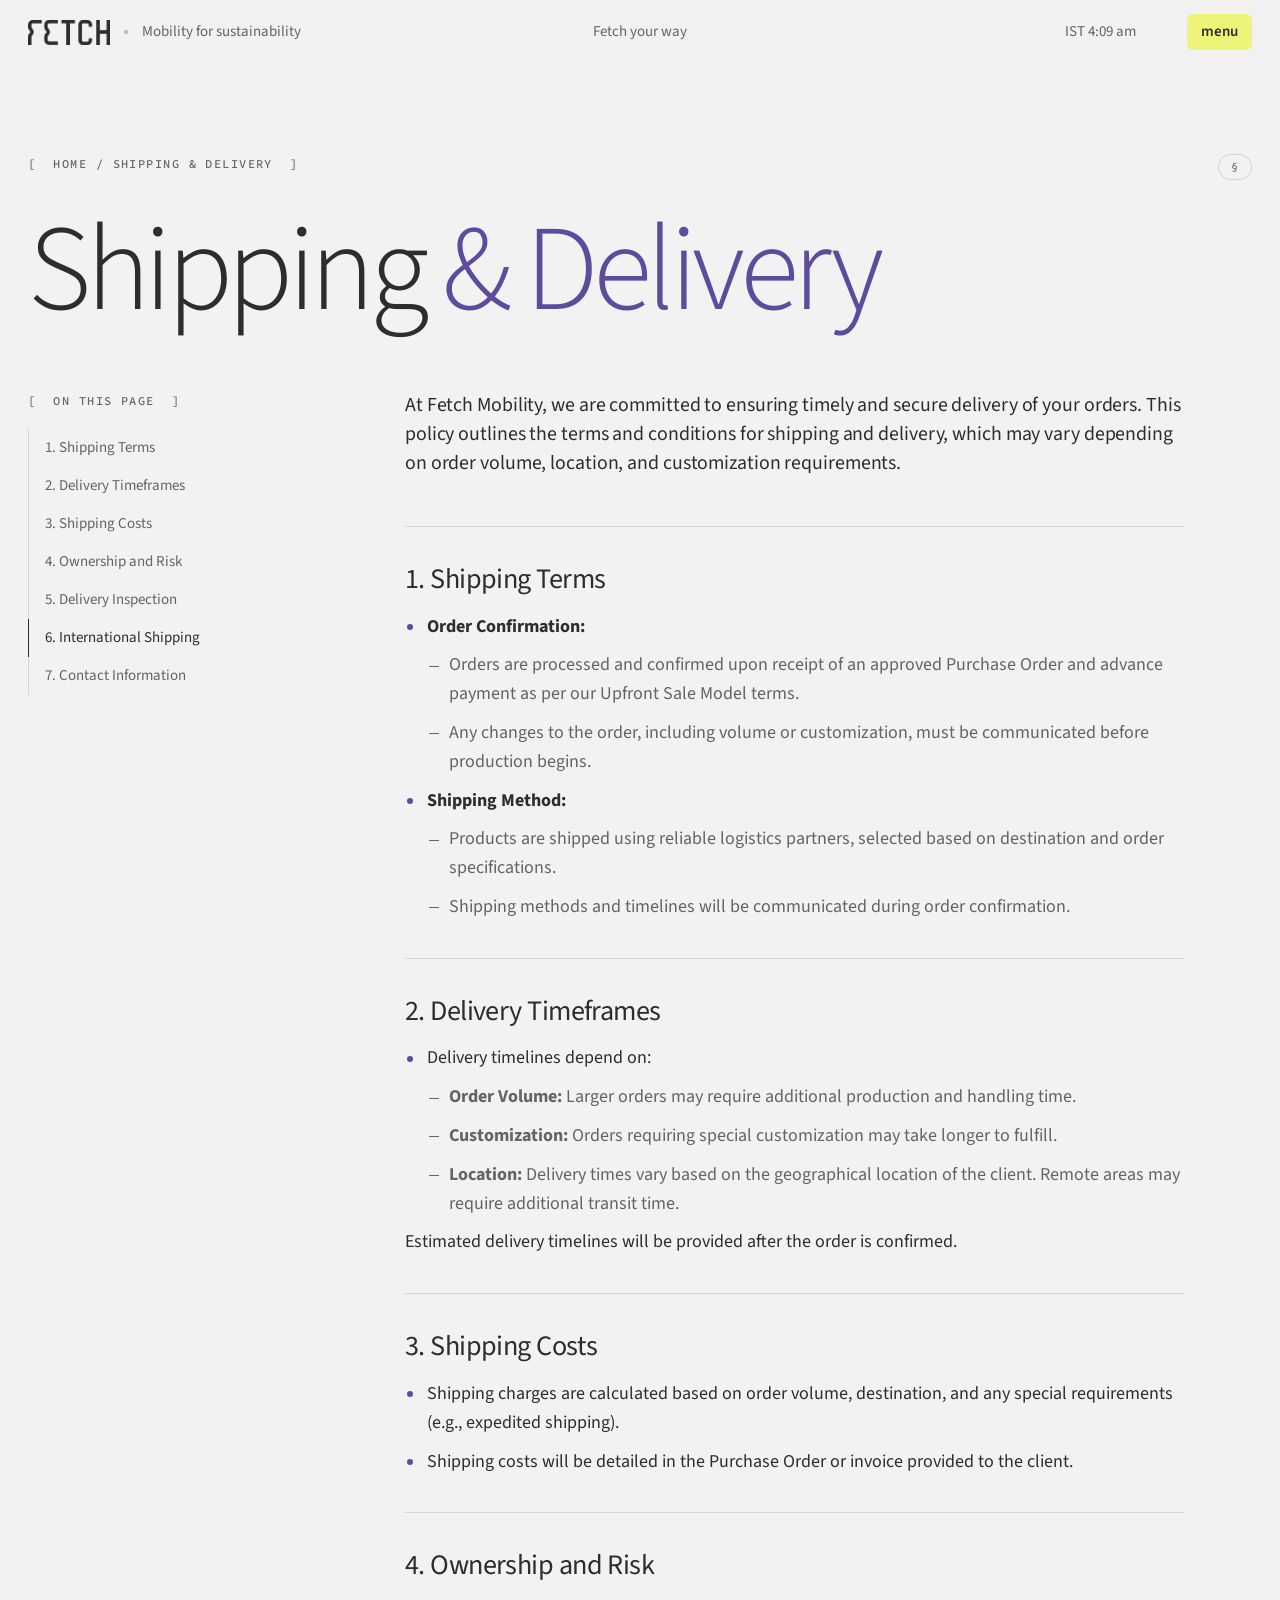
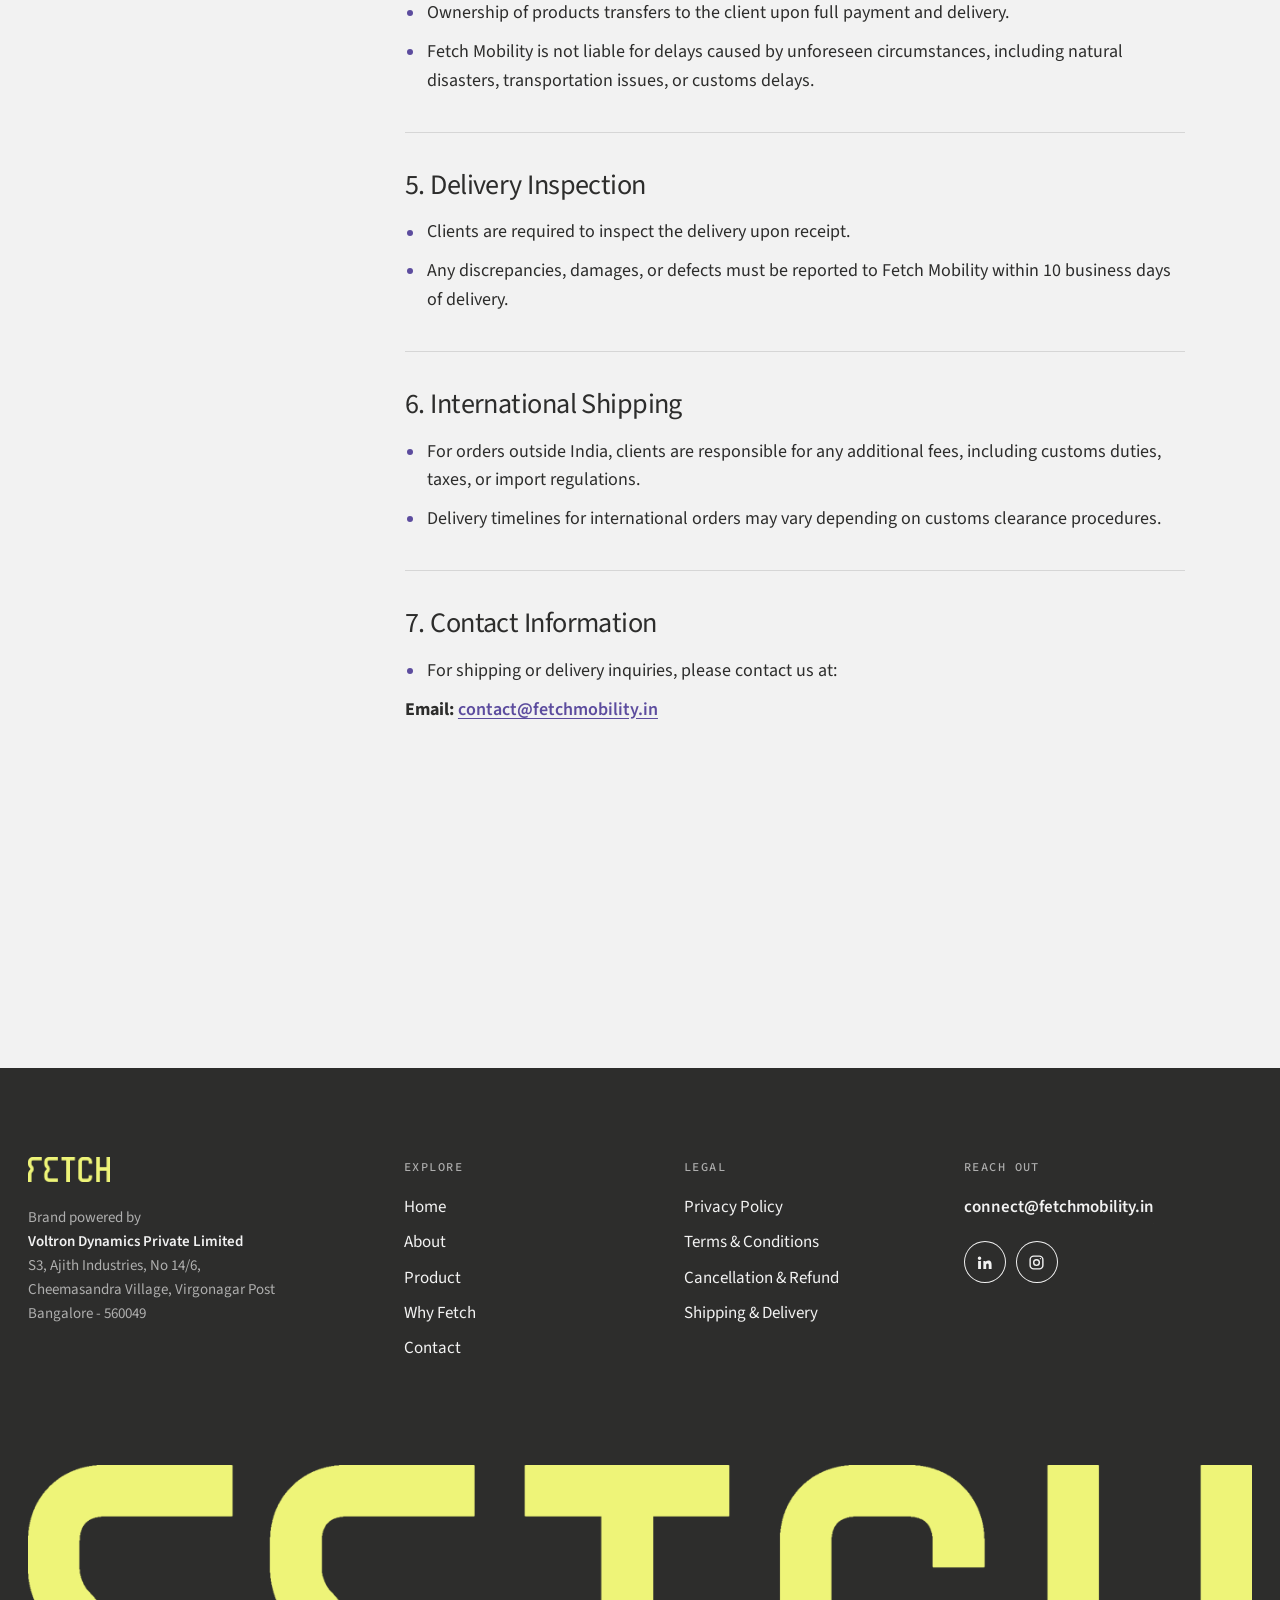
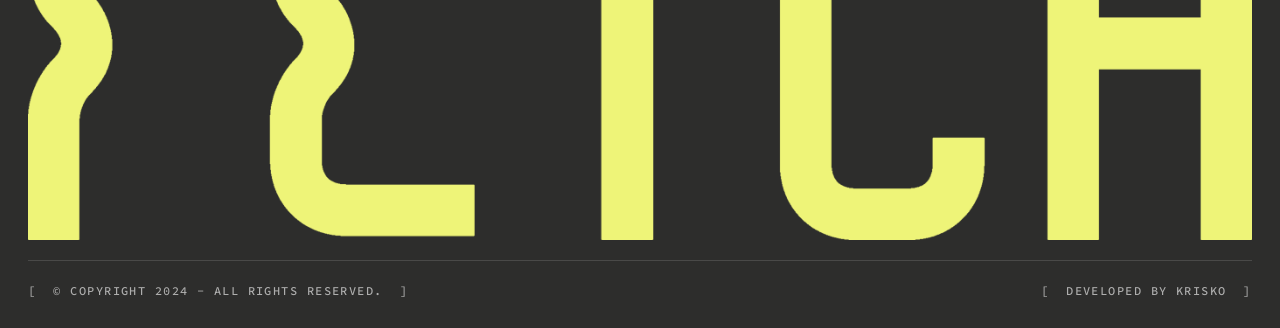
<file: delivery.html>
<!DOCTYPE html>
<html lang="en">

<head>
    <meta charset="UTF-8">
    <meta name="viewport" content="width=device-width, initial-scale=1.0">
    <title>Shipping &amp; Delivery — Fetch Mobility</title>
    <meta name="description" content="Shipping and delivery terms for Fetch Mobility orders.">
    <meta name="theme-color" content="#F2F2F2">
    <link rel="icon" type="image/x-icon" href="img/icons/favicon.ico">
    <link rel="preconnect" href="https://fonts.googleapis.com">
    <link rel="preconnect" href="https://fonts.gstatic.com" crossorigin>
    <link rel="stylesheet" href="https://fonts.googleapis.com/css2?family=Source+Code+Pro:wght@400;500&family=Source+Sans+3:wght@200..900&display=swap">
    <link rel="stylesheet" href="css/style.css">
    <script>document.documentElement.classList.add("js");</script>
</head>

<body>
    <a class="skip-link" href="#main">Skip to content</a>

    <header class="site-header">
        <div class="wrap">
            <div class="brand">
                <a href="index.html" class="wordmark" aria-label="Fetch Mobility — home"></a>
                <span class="brand-sep" aria-hidden="true"></span>
                <span class="brand-desc">Mobility for sustainability</span>
            </div>
            <span class="header-mid">Fetch your way</span>
            <div class="header-end">
                <span class="clock" data-clock>Bengaluru, IST</span>
                <button class="menu-btn js-only" type="button" aria-expanded="false" aria-controls="menu">menu</button>
                <a class="menu-btn nojs-only" href="#footer-nav">menu</a>
            </div>
        </div>
    </header>

    <div class="menu dark" id="menu" aria-hidden="true">
        <nav aria-label="Main">
            <ol class="menu-links">
                <li><a href="index.html">Home</a></li>
                <li><a href="about.html">About</a></li>
                <li><a href="product.html">Product</a></li>
                <li><a href="why-fetch.html">Why Fetch</a></li>
                <li><a href="contact.html">Contact</a></li>
            </ol>
        </nav>
        <div class="menu-foot mono">
            <a href="mailto:connect@fetchmobility.in">connect@fetchmobility.in</a>
            <span class="br">Fetch your way</span>
        </div>
    </div>

    <main id="main">

        <section class="page-head">
            <div class="wrap">
                <div class="meta">
                    <nav class="mono br" aria-label="Breadcrumb"><a href="index.html">Home</a> / Shipping &amp; Delivery</nav>
                    <span class="pill-num" aria-hidden="true">§</span>
                </div>
                <h1 class="title" data-reveal>Shipping <em>&amp; Delivery</em></h1>
                
            </div>
        </section>

        <section class="section" style="padding-top:0" aria-label="Shipping &amp; Delivery">
            <div class="wrap legal">
                <nav class="toc" aria-label="On this page">
                    <div class="sticky">
                        <p class="mono br" style="margin-bottom:18px">On this page</p>
                        <ol>
                            <li><a href="#1-shipping-terms">1. Shipping Terms</a></li>
                            <li><a href="#2-delivery-timeframes">2. Delivery Timeframes</a></li>
                            <li><a href="#3-shipping-costs">3. Shipping Costs</a></li>
                            <li><a href="#4-ownership-and-risk">4. Ownership and Risk</a></li>
                            <li><a href="#5-delivery-inspection">5. Delivery Inspection</a></li>
                            <li><a href="#6-international-shipping">6. International Shipping</a></li>
                            <li><a href="#7-contact-information">7. Contact Information</a></li>
                        </ol>
                    </div>
                </nav>
                <article class="legal-body">
                    <p class="lead">At Fetch Mobility, we are committed to ensuring timely and secure delivery of your orders. This policy outlines the terms and conditions for shipping and delivery, which may vary depending on order volume, location, and customization requirements.</p>

                    <section id="1-shipping-terms">
                        <h2>1. Shipping Terms</h2>
                        <p class="b"><strong>Order Confirmation:</strong></p><p class="sub">Orders are processed and confirmed upon receipt of an approved Purchase Order and advance payment as per our Upfront Sale Model terms.</p><p class="sub">Any changes to the order, including volume or customization, must be communicated before production begins.</p><p class="b"><strong>Shipping Method:</strong></p><p class="sub">Products are shipped using reliable logistics partners, selected based on destination and order specifications.</p><p class="sub">Shipping methods and timelines will be communicated during order confirmation.</p>
                    </section>

                    <section id="2-delivery-timeframes">
                        <h2>2. Delivery Timeframes</h2>
                        <p class="b">Delivery timelines depend on:</p><p class="sub"><strong>Order Volume:</strong> Larger orders may require additional production and handling time.</p><p class="sub"><strong>Customization:</strong> Orders requiring special customization may take longer to fulfill.</p><p class="sub"><strong>Location:</strong> Delivery times vary based on the geographical location of the client. Remote areas may require additional transit time.</p><p>Estimated delivery timelines will be provided after the order is confirmed.</p>
                    </section>

                    <section id="3-shipping-costs">
                        <h2>3. Shipping Costs</h2>
                        <p class="b">Shipping charges are calculated based on order volume, destination, and any special requirements (e.g., expedited shipping).</p><p class="b">Shipping costs will be detailed in the Purchase Order or invoice provided to the client.</p>
                    </section>

                    <section id="4-ownership-and-risk">
                        <h2>4. Ownership and Risk</h2>
                        <p class="b">Ownership of products transfers to the client upon full payment and delivery.</p><p class="b">Fetch Mobility is not liable for delays caused by unforeseen circumstances, including natural disasters, transportation issues, or customs delays.</p>
                    </section>

                    <section id="5-delivery-inspection">
                        <h2>5. Delivery Inspection</h2>
                        <p class="b">Clients are required to inspect the delivery upon receipt.</p><p class="b">Any discrepancies, damages, or defects must be reported to Fetch Mobility within 10 business days of delivery.</p>
                    </section>

                    <section id="6-international-shipping">
                        <h2>6. International Shipping</h2>
                        <p class="b">For orders outside India, clients are responsible for any additional fees, including customs duties, taxes, or import regulations.</p><p class="b">Delivery timelines for international orders may vary depending on customs clearance procedures.</p>
                    </section>

                    <section id="7-contact-information">
                        <h2>7. Contact Information</h2>
                        <p class="b">For shipping or delivery inquiries, please contact us at:</p><p><strong>Email:</strong> <a href="mailto:contact@fetchmobility.in">contact@fetchmobility.in</a></p>
                    </section>
                </article>
            </div>
        </section>

    </main>

    <footer class="site-footer dark">
        <div class="wrap">
            <div class="footer-grid">
                <div>
                    <a href="index.html" class="wordmark lime" aria-label="Fetch Mobility — home"></a>
                    <address>
                        Brand powered by
                        <strong>Voltron Dynamics Private Limited</strong>
                        S3, Ajith Industries, No 14/6,<br>
                        Cheemasandra Village, Virgonagar Post<br>
                        Bangalore - 560049
                    </address>
                </div>
                <nav id="footer-nav" aria-labelledby="f-explore">
                    <h2 class="mono" id="f-explore">Explore</h2>
                    <ul>
                        <li><a href="index.html">Home</a></li>
                        <li><a href="about.html">About</a></li>
                        <li><a href="product.html">Product</a></li>
                        <li><a href="why-fetch.html">Why Fetch</a></li>
                        <li><a href="contact.html">Contact</a></li>
                    </ul>
                </nav>
                <nav aria-labelledby="f-legal">
                    <h2 class="mono" id="f-legal">Legal</h2>
                    <ul>
                        <li><a href="policy.html">Privacy Policy</a></li>
                        <li><a href="terms.html">Terms &amp; Conditions</a></li>
                        <li><a href="cancellation.html">Cancellation &amp; Refund</a></li>
                        <li><a href="delivery.html">Shipping &amp; Delivery</a></li>
                    </ul>
                </nav>
                <div>
                    <h2 class="mono">Reach out</h2>
                    <a href="mailto:connect@fetchmobility.in" class="link">connect@fetchmobility.in</a>
                    <div class="socials">
                        <a href="https://www.linkedin.com/company/fetchmobility/" target="_blank" rel="noopener" aria-label="Fetch Mobility on LinkedIn"><svg viewBox="0 0 24 24" fill="currentColor" aria-hidden="true"><path d="M4.98 3.5a2.5 2.5 0 1 1 0 5 2.5 2.5 0 0 1 0-5zM3 9.75h4V21H3V9.75zM9.5 9.75h3.83v1.54h.06c.53-1 1.84-2.06 3.79-2.06 4.05 0 4.8 2.67 4.8 6.13V21h-4v-4.99c0-1.19-.02-2.72-1.66-2.72-1.66 0-1.92 1.3-1.92 2.63V21h-4V9.75z"/></svg></a>
                        <a href="https://www.instagram.com/fetchmobility" target="_blank" rel="noopener" aria-label="Fetch Mobility on Instagram"><svg viewBox="0 0 24 24" fill="none" stroke="currentColor" stroke-width="2" aria-hidden="true"><rect x="3" y="3" width="18" height="18" rx="5"/><circle cx="12" cy="12" r="4"/><circle cx="17.5" cy="6.5" r="1" fill="currentColor" stroke="none"/></svg></a>
                    </div>
                </div>
            </div>
            <span class="footer-mark" aria-hidden="true"></span>
            <div class="footer-bottom mono">
                <span class="br">© Copyright 2024 - All Rights Reserved.</span>
                <a href="https://www.krisko.in" target="_blank" rel="noopener" class="br">Developed by Krisko</a>
            </div>
        </div>
    </footer>

    <script src="js/plugins/gsap.min.js"></script>
    <script src="js/plugins/ScrollTrigger.min.js"></script>
    <script src="js/main.js"></script>
</body>

</html>
</file>
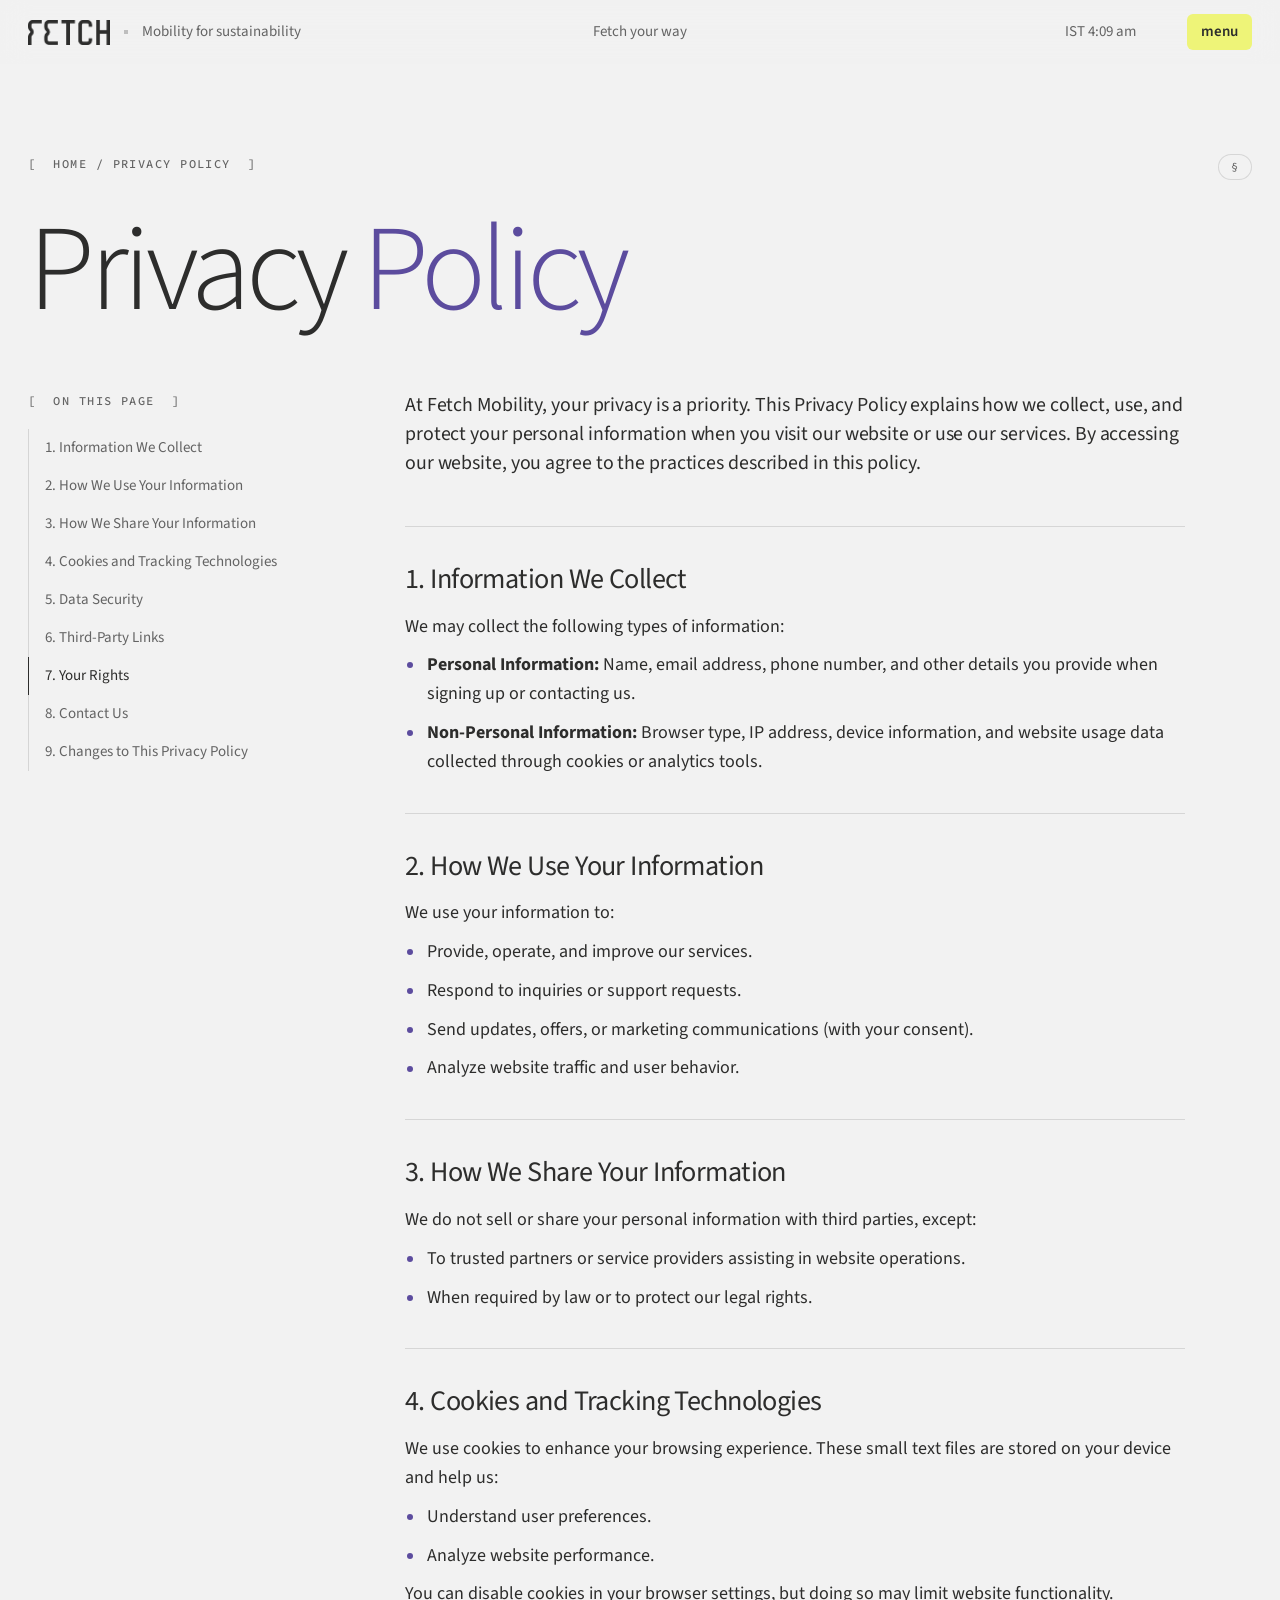
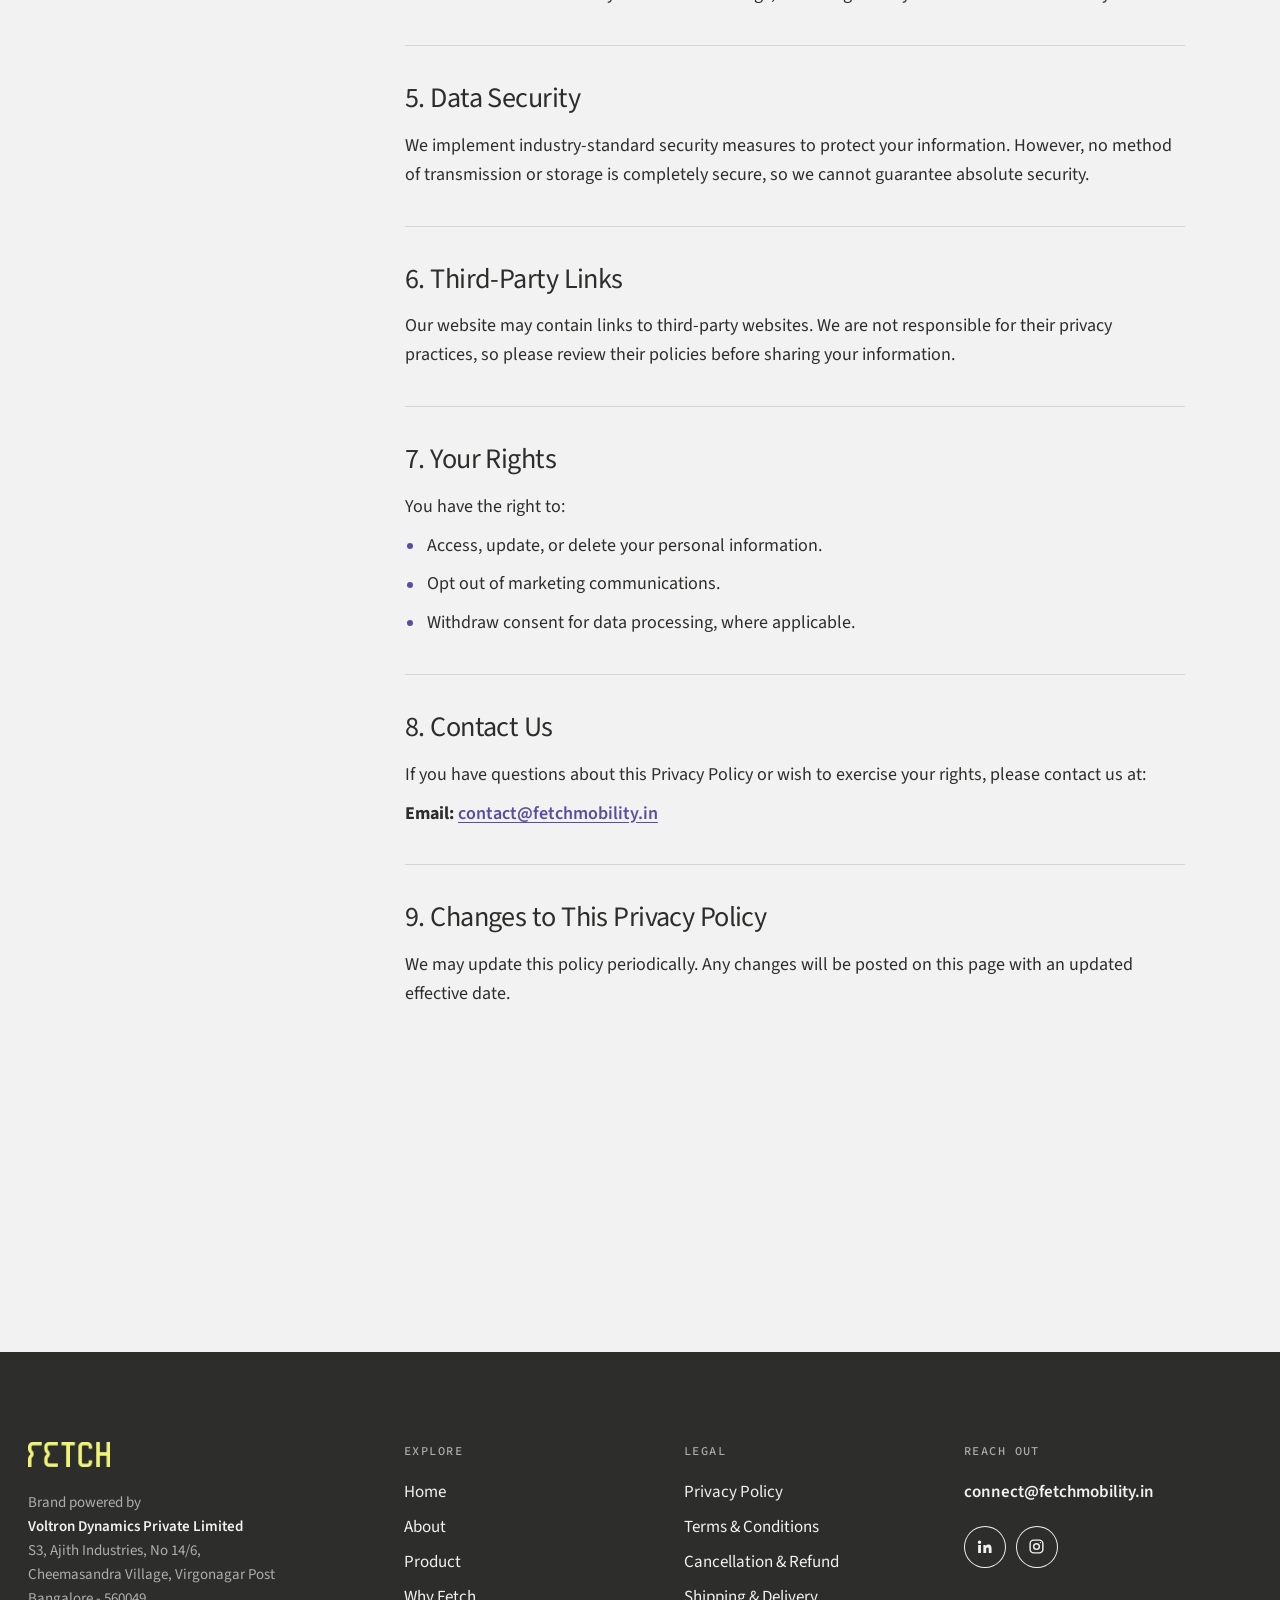
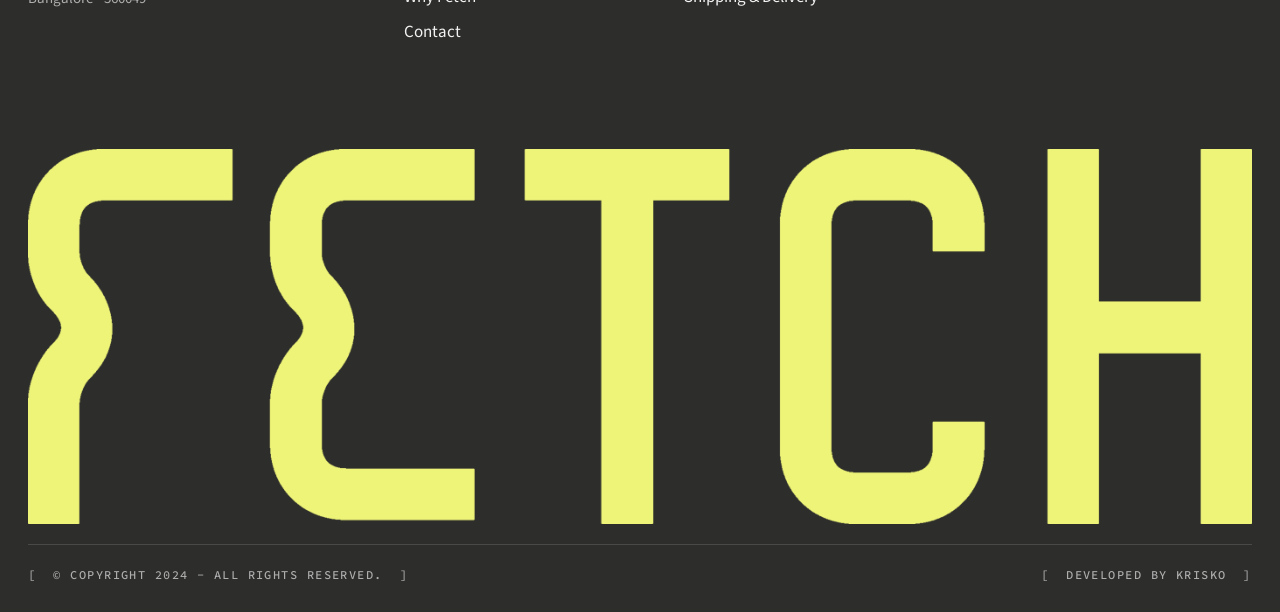
<file: policy.html>
<!DOCTYPE html>
<html lang="en">

<head>
    <meta charset="UTF-8">
    <meta name="viewport" content="width=device-width, initial-scale=1.0">
    <title>Privacy Policy — Fetch Mobility</title>
    <meta name="description" content="How Fetch Mobility collects, uses and protects your personal information.">
    <meta name="theme-color" content="#F2F2F2">
    <link rel="icon" type="image/x-icon" href="img/icons/favicon.ico">
    <link rel="preconnect" href="https://fonts.googleapis.com">
    <link rel="preconnect" href="https://fonts.gstatic.com" crossorigin>
    <link rel="stylesheet" href="https://fonts.googleapis.com/css2?family=Source+Code+Pro:wght@400;500&family=Source+Sans+3:wght@200..900&display=swap">
    <link rel="stylesheet" href="css/style.css">
    <script>document.documentElement.classList.add("js");</script>
</head>

<body>
    <a class="skip-link" href="#main">Skip to content</a>

    <header class="site-header">
        <div class="wrap">
            <div class="brand">
                <a href="index.html" class="wordmark" aria-label="Fetch Mobility — home"></a>
                <span class="brand-sep" aria-hidden="true"></span>
                <span class="brand-desc">Mobility for sustainability</span>
            </div>
            <span class="header-mid">Fetch your way</span>
            <div class="header-end">
                <span class="clock" data-clock>Bengaluru, IST</span>
                <button class="menu-btn js-only" type="button" aria-expanded="false" aria-controls="menu">menu</button>
                <a class="menu-btn nojs-only" href="#footer-nav">menu</a>
            </div>
        </div>
    </header>

    <div class="menu dark" id="menu" aria-hidden="true">
        <nav aria-label="Main">
            <ol class="menu-links">
                <li><a href="index.html">Home</a></li>
                <li><a href="about.html">About</a></li>
                <li><a href="product.html">Product</a></li>
                <li><a href="why-fetch.html">Why Fetch</a></li>
                <li><a href="contact.html">Contact</a></li>
            </ol>
        </nav>
        <div class="menu-foot mono">
            <a href="mailto:connect@fetchmobility.in">connect@fetchmobility.in</a>
            <span class="br">Fetch your way</span>
        </div>
    </div>

    <main id="main">

        <section class="page-head">
            <div class="wrap">
                <div class="meta">
                    <nav class="mono br" aria-label="Breadcrumb"><a href="index.html">Home</a> / Privacy Policy</nav>
                    <span class="pill-num" aria-hidden="true">§</span>
                </div>
                <h1 class="title" data-reveal>Privacy <em>Policy</em></h1>
                
            </div>
        </section>

        <section class="section" style="padding-top:0" aria-label="Privacy Policy">
            <div class="wrap legal">
                <nav class="toc" aria-label="On this page">
                    <div class="sticky">
                        <p class="mono br" style="margin-bottom:18px">On this page</p>
                        <ol>
                            <li><a href="#1-information-we-collect">1. Information We Collect</a></li>
                            <li><a href="#2-how-we-use-your-information">2. How We Use Your Information</a></li>
                            <li><a href="#3-how-we-share-your-information">3. How We Share Your Information</a></li>
                            <li><a href="#4-cookies-and-tracking-technologies">4. Cookies and Tracking Technologies</a></li>
                            <li><a href="#5-data-security">5. Data Security</a></li>
                            <li><a href="#6-third-party-links">6. Third-Party Links</a></li>
                            <li><a href="#7-your-rights">7. Your Rights</a></li>
                            <li><a href="#8-contact-us">8. Contact Us</a></li>
                            <li><a href="#9-changes-to-this-privacy-policy">9. Changes to This Privacy Policy</a></li>
                        </ol>
                    </div>
                </nav>
                <article class="legal-body">
                    <p class="lead">At Fetch Mobility, your privacy is a priority. This Privacy Policy explains how we collect, use, and protect your personal information when you visit our website or use our services. By accessing our website, you agree to the practices described in this policy.</p>

                    <section id="1-information-we-collect">
                        <h2>1. Information We Collect</h2>
                        <p>We may collect the following types of information:</p><p class="b"><strong>Personal Information: </strong>Name, email address, phone number, and other details you provide when signing up or contacting us.</p><p class="b"><strong>Non-Personal Information: </strong>Browser type, IP address, device information, and website usage data collected through cookies or analytics tools.</p>
                    </section>

                    <section id="2-how-we-use-your-information">
                        <h2>2. How We Use Your Information</h2>
                        <p>We use your information to:</p><p class="b">Provide, operate, and improve our services.</p><p class="b">Respond to inquiries or support requests.</p><p class="b">Send updates, offers, or marketing communications (with your consent).</p><p class="b">Analyze website traffic and user behavior.</p>
                    </section>

                    <section id="3-how-we-share-your-information">
                        <h2>3. How We Share Your Information</h2>
                        <p>We do not sell or share your personal information with third parties, except:</p><p class="b">To trusted partners or service providers assisting in website operations.</p><p class="b">When required by law or to protect our legal rights.</p>
                    </section>

                    <section id="4-cookies-and-tracking-technologies">
                        <h2>4. Cookies and Tracking Technologies</h2>
                        <p>We use cookies to enhance your browsing experience. These small text files are stored on your device and help us:</p><p class="b">Understand user preferences.</p><p class="b">Analyze website performance.</p><p>You can disable cookies in your browser settings, but doing so may limit website functionality.</p>
                    </section>

                    <section id="5-data-security">
                        <h2>5. Data Security</h2>
                        <p>We implement industry-standard security measures to protect your information. However, no method of transmission or storage is completely secure, so we cannot guarantee absolute security.</p>
                    </section>

                    <section id="6-third-party-links">
                        <h2>6. Third-Party Links</h2>
                        <p>Our website may contain links to third-party websites. We are not responsible for their privacy practices, so please review their policies before sharing your information.</p>
                    </section>

                    <section id="7-your-rights">
                        <h2>7. Your Rights</h2>
                        <p>You have the right to:</p><p class="b">Access, update, or delete your personal information.</p><p class="b">Opt out of marketing communications.</p><p class="b">Withdraw consent for data processing, where applicable.</p>
                    </section>

                    <section id="8-contact-us">
                        <h2>8. Contact Us</h2>
                        <p>If you have questions about this Privacy Policy or wish to exercise your rights, please contact us at:</p><p><strong>Email:</strong> <a href="mailto:contact@fetchmobility.in">contact@fetchmobility.in</a></p>
                    </section>

                    <section id="9-changes-to-this-privacy-policy">
                        <h2>9. Changes to This Privacy Policy</h2>
                        <p>We may update this policy periodically. Any changes will be posted on this page with an updated effective date.</p>
                    </section>
                </article>
            </div>
        </section>

    </main>

    <footer class="site-footer dark">
        <div class="wrap">
            <div class="footer-grid">
                <div>
                    <a href="index.html" class="wordmark lime" aria-label="Fetch Mobility — home"></a>
                    <address>
                        Brand powered by
                        <strong>Voltron Dynamics Private Limited</strong>
                        S3, Ajith Industries, No 14/6,<br>
                        Cheemasandra Village, Virgonagar Post<br>
                        Bangalore - 560049
                    </address>
                </div>
                <nav id="footer-nav" aria-labelledby="f-explore">
                    <h2 class="mono" id="f-explore">Explore</h2>
                    <ul>
                        <li><a href="index.html">Home</a></li>
                        <li><a href="about.html">About</a></li>
                        <li><a href="product.html">Product</a></li>
                        <li><a href="why-fetch.html">Why Fetch</a></li>
                        <li><a href="contact.html">Contact</a></li>
                    </ul>
                </nav>
                <nav aria-labelledby="f-legal">
                    <h2 class="mono" id="f-legal">Legal</h2>
                    <ul>
                        <li><a href="policy.html">Privacy Policy</a></li>
                        <li><a href="terms.html">Terms &amp; Conditions</a></li>
                        <li><a href="cancellation.html">Cancellation &amp; Refund</a></li>
                        <li><a href="delivery.html">Shipping &amp; Delivery</a></li>
                    </ul>
                </nav>
                <div>
                    <h2 class="mono">Reach out</h2>
                    <a href="mailto:connect@fetchmobility.in" class="link">connect@fetchmobility.in</a>
                    <div class="socials">
                        <a href="https://www.linkedin.com/company/fetchmobility/" target="_blank" rel="noopener" aria-label="Fetch Mobility on LinkedIn"><svg viewBox="0 0 24 24" fill="currentColor" aria-hidden="true"><path d="M4.98 3.5a2.5 2.5 0 1 1 0 5 2.5 2.5 0 0 1 0-5zM3 9.75h4V21H3V9.75zM9.5 9.75h3.83v1.54h.06c.53-1 1.84-2.06 3.79-2.06 4.05 0 4.8 2.67 4.8 6.13V21h-4v-4.99c0-1.19-.02-2.72-1.66-2.72-1.66 0-1.92 1.3-1.92 2.63V21h-4V9.75z"/></svg></a>
                        <a href="https://www.instagram.com/fetchmobility" target="_blank" rel="noopener" aria-label="Fetch Mobility on Instagram"><svg viewBox="0 0 24 24" fill="none" stroke="currentColor" stroke-width="2" aria-hidden="true"><rect x="3" y="3" width="18" height="18" rx="5"/><circle cx="12" cy="12" r="4"/><circle cx="17.5" cy="6.5" r="1" fill="currentColor" stroke="none"/></svg></a>
                    </div>
                </div>
            </div>
            <span class="footer-mark" aria-hidden="true"></span>
            <div class="footer-bottom mono">
                <span class="br">© Copyright 2024 - All Rights Reserved.</span>
                <a href="https://www.krisko.in" target="_blank" rel="noopener" class="br">Developed by Krisko</a>
            </div>
        </div>
    </footer>

    <script src="js/plugins/gsap.min.js"></script>
    <script src="js/plugins/ScrollTrigger.min.js"></script>
    <script src="js/main.js"></script>
</body>

</html>
</file>
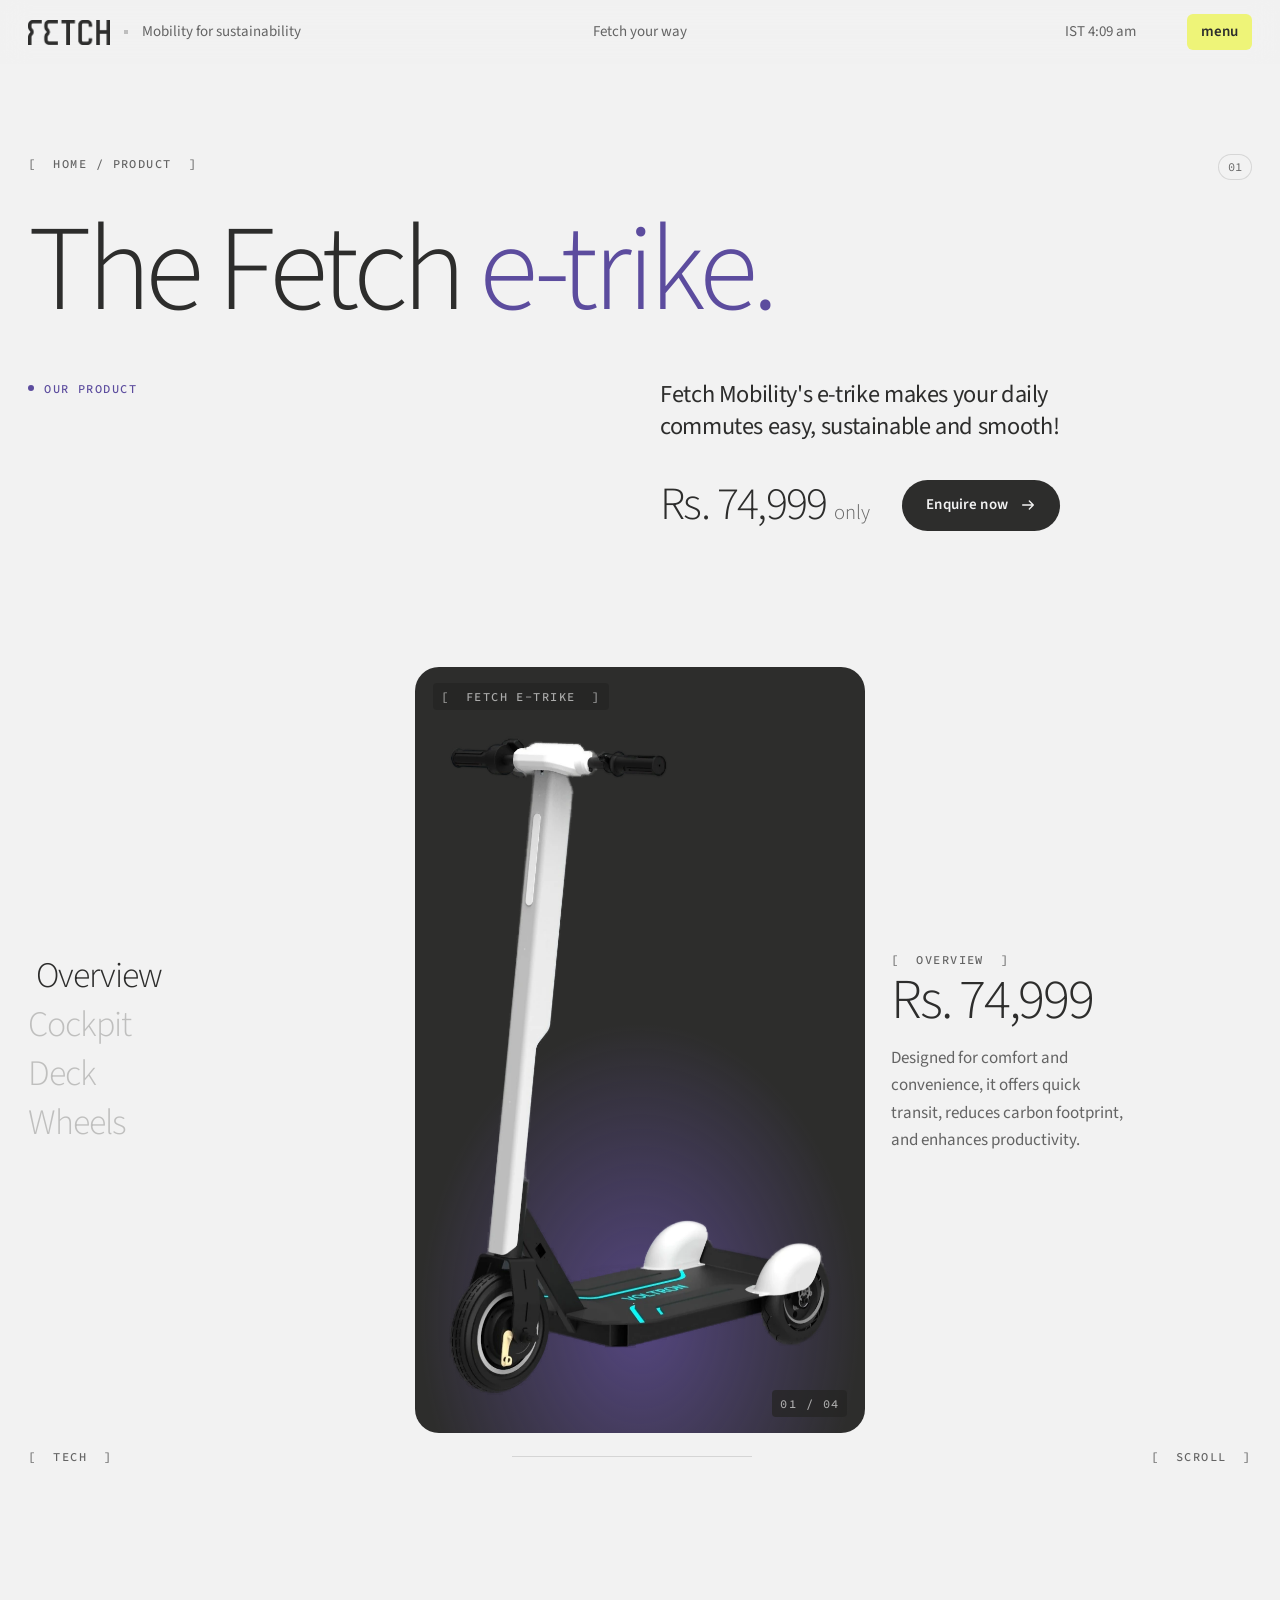
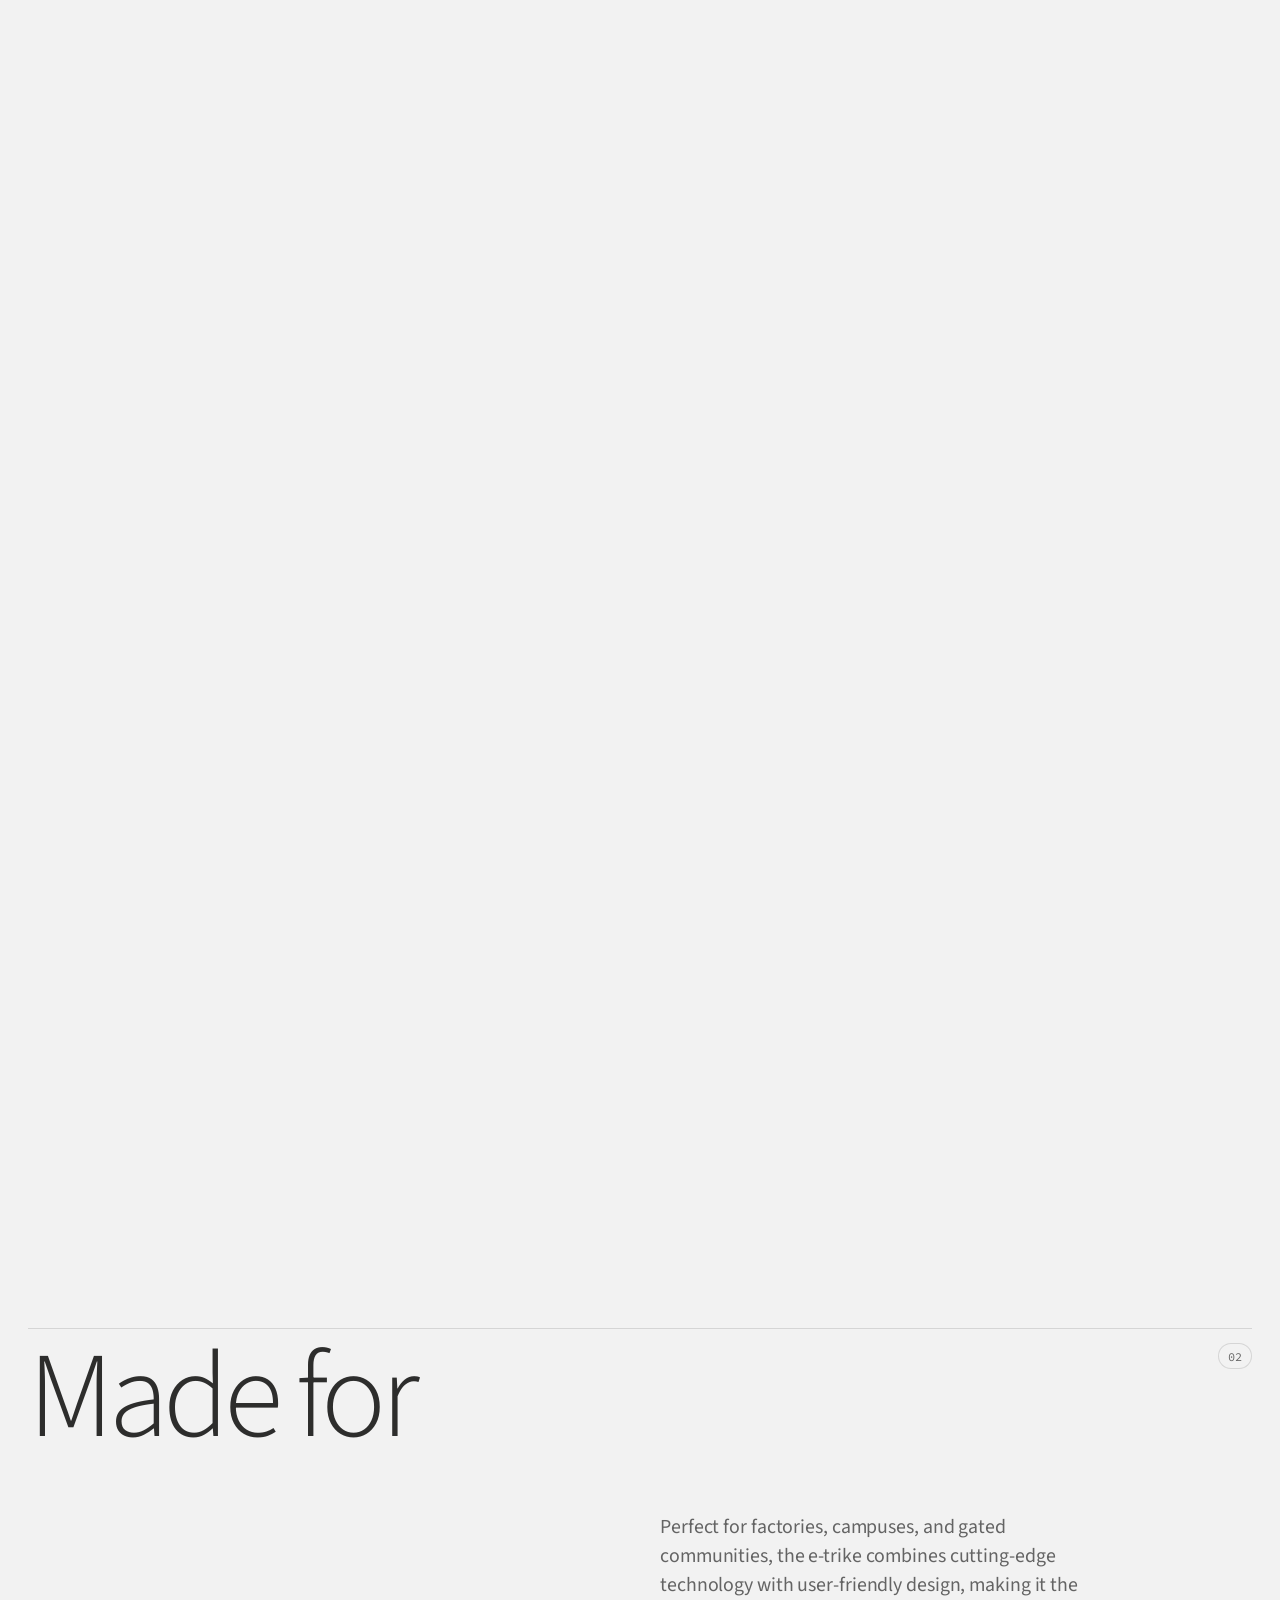
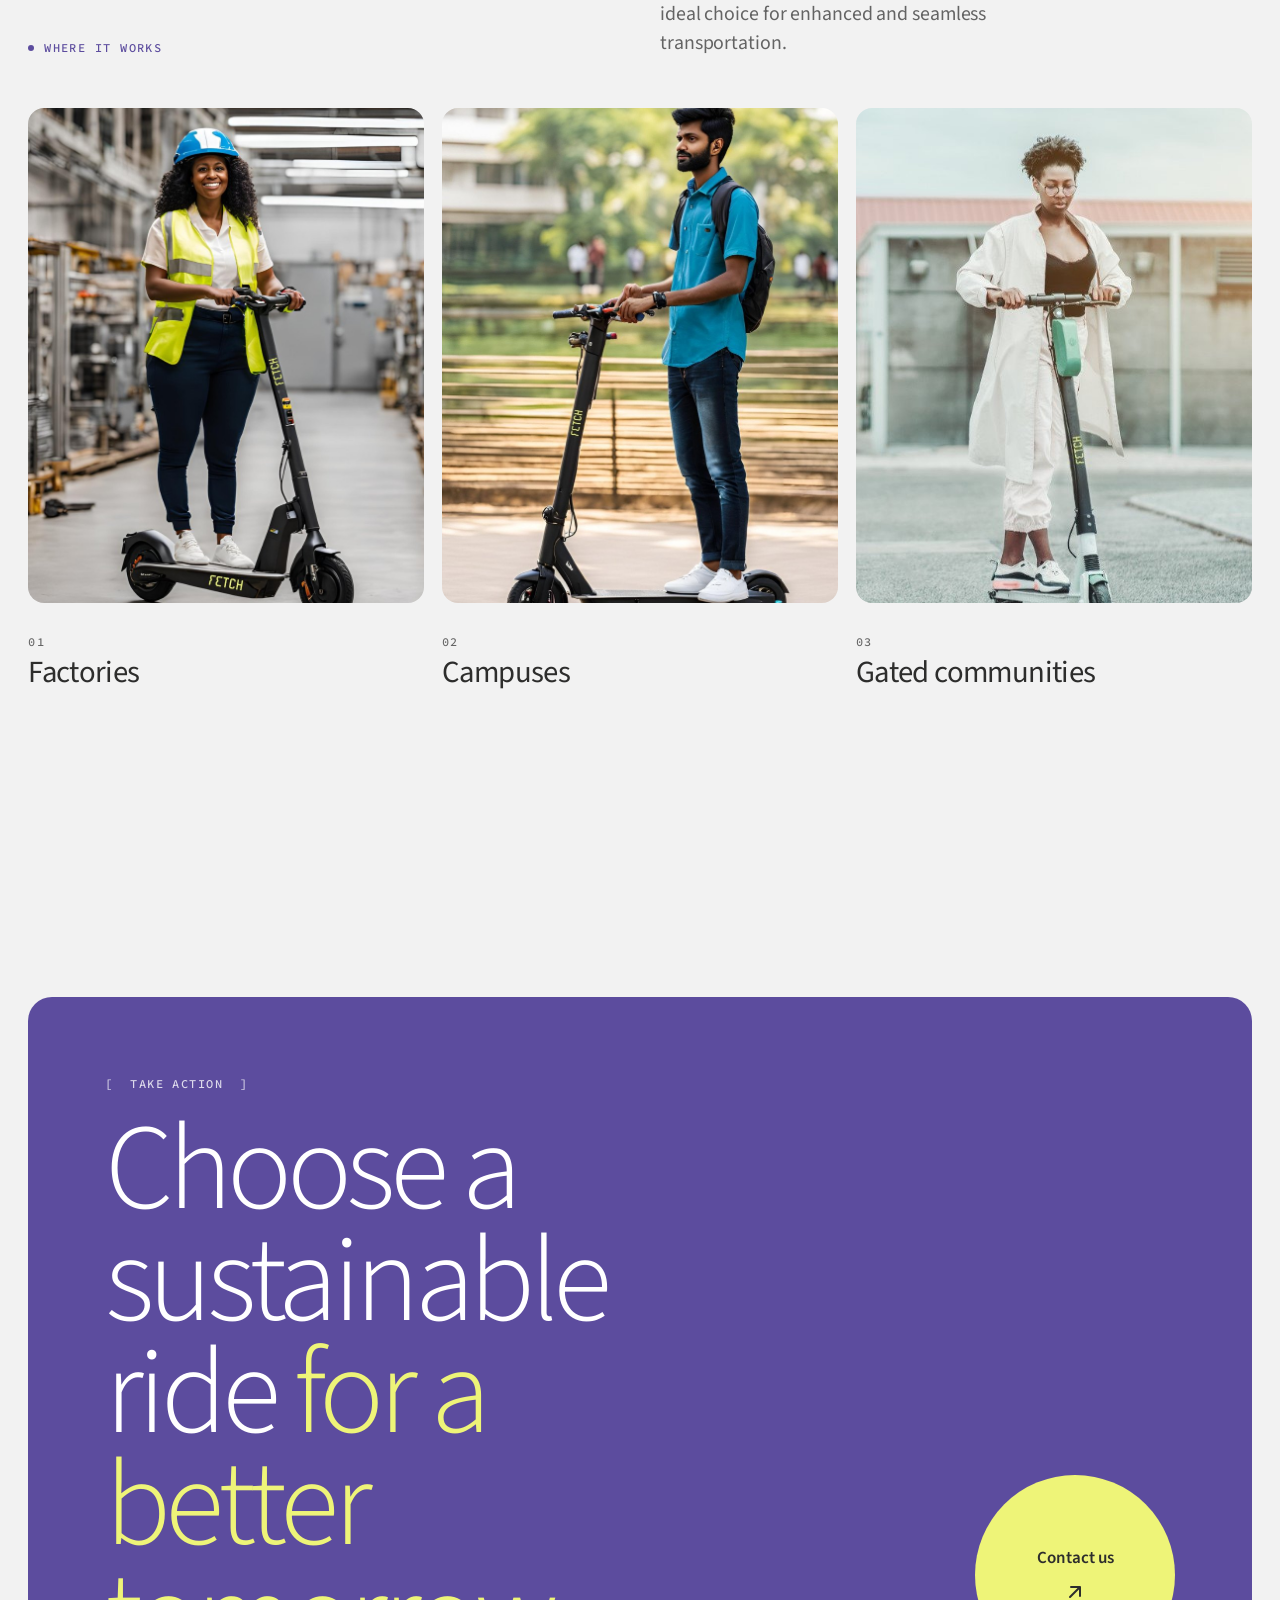
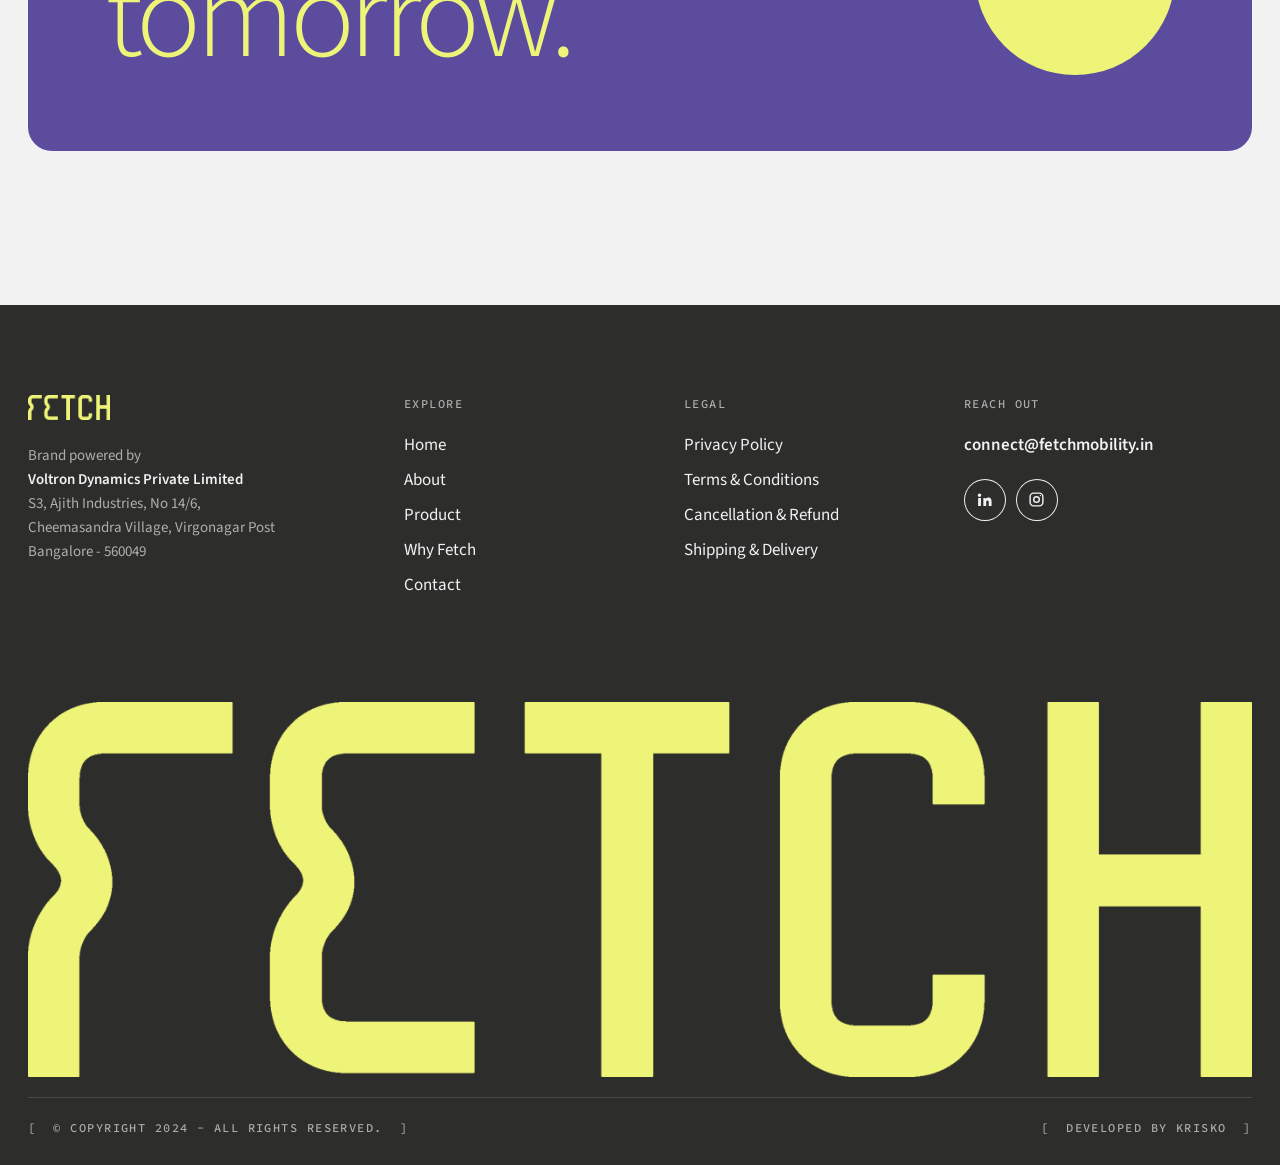
<file: product.html>
<!DOCTYPE html>
<html lang="en">

<head>
    <meta charset="UTF-8">
    <meta name="viewport" content="width=device-width, initial-scale=1.0">
    <title>Product — Fetch Mobility</title>
    <meta name="description" content="Fetch Mobility&#x27;s e-trike makes daily commutes easy, sustainable and smooth — perfect for factories, campuses and gated communities.">
    <meta name="theme-color" content="#F2F2F2">
    <link rel="icon" type="image/x-icon" href="img/icons/favicon.ico">
    <link rel="preconnect" href="https://fonts.googleapis.com">
    <link rel="preconnect" href="https://fonts.gstatic.com" crossorigin>
    <link rel="stylesheet" href="https://fonts.googleapis.com/css2?family=Source+Code+Pro:wght@400;500&family=Source+Sans+3:wght@200..900&display=swap">
    <link rel="stylesheet" href="css/style.css">
    <script>document.documentElement.classList.add("js");</script>
</head>

<body>
    <a class="skip-link" href="#main">Skip to content</a>

    <header class="site-header">
        <div class="wrap">
            <div class="brand">
                <a href="index.html" class="wordmark" aria-label="Fetch Mobility — home"></a>
                <span class="brand-sep" aria-hidden="true"></span>
                <span class="brand-desc">Mobility for sustainability</span>
            </div>
            <span class="header-mid">Fetch your way</span>
            <div class="header-end">
                <span class="clock" data-clock>Bengaluru, IST</span>
                <button class="menu-btn js-only" type="button" aria-expanded="false" aria-controls="menu">menu</button>
                <a class="menu-btn nojs-only" href="#footer-nav">menu</a>
            </div>
        </div>
    </header>

    <div class="menu dark" id="menu" aria-hidden="true">
        <nav aria-label="Main">
            <ol class="menu-links">
                <li><a href="index.html">Home</a></li>
                <li><a href="about.html">About</a></li>
                <li><a href="product.html" aria-current="page">Product</a></li>
                <li><a href="why-fetch.html">Why Fetch</a></li>
                <li><a href="contact.html">Contact</a></li>
            </ol>
        </nav>
        <div class="menu-foot mono">
            <a href="mailto:connect@fetchmobility.in">connect@fetchmobility.in</a>
            <span class="br">Fetch your way</span>
        </div>
    </div>

    <main id="main">

        <section class="page-head">
            <div class="wrap">
                <div class="meta">
                    <nav class="mono br" aria-label="Breadcrumb"><a href="index.html">Home</a> / Product</nav>
                    <span class="pill-num" aria-hidden="true">01</span>
                </div>
                <h1 class="title" data-reveal>The Fetch <em>e&#8209;trike.</em></h1>
                <div class="labelled intro" style="margin-top:clamp(28px,4vw,56px)">
                    <p class="mono dot">Our product</p>
                    <div class="copy" data-reveal style="--d:.1s">
                        <p>Fetch Mobility's e-trike makes your daily commutes easy, sustainable and smooth!</p>
                        <div class="price-row">
                            <p class="price">Rs. 74,999 <span class="muted" style="font-size:.45em;letter-spacing:0">only</span></p>
                            <a href="contact.html" class="btn">Enquire now <svg viewBox="0 0 24 24" fill="none" stroke="currentColor" stroke-width="2" stroke-linecap="round" stroke-linejoin="round" aria-hidden="true"><path d="M4 12h16M14 6l6 6-6 6"/></svg></a>
                        </div>
                    </div>
                </div>
            </div>
        </section>

        <section class="closeup" aria-label="A closer look at the e-trike">
            <div class="closeup-pin">
                <div class="wrap" style="flex:1;display:flex;flex-direction:column;min-height:0">
                    <div class="closeup-grid">
                        <nav class="closeup-list" aria-label="Close-up views">
                            <button type="button" class="is-on">Overview</button>
                            <button type="button">Cockpit</button>
                            <button type="button">Deck</button>
                            <button type="button">Wheels</button>
                        </nav>
                        <div class="camera">
                            <span class="mono br c-tl">Fetch e&#8209;trike</span>
                            <span class="mono c-br" data-count>01 / 04</span>
                            <div class="camera-rig"><picture><source srcset="img/scooter/trike.webp" type="image/webp"><img src="img/scooter/trike.png" alt="The Fetch electric trike" width="786" height="1349" fetchpriority="high"></picture></div>
                            <span class="camera-target" aria-hidden="true"></span>
                        </div>
                        <div class="closeup-info" aria-live="polite">
                            <article data-u="0.5" data-v="0.5" data-s="1" class="is-on">
                                <span class="mono br">Overview</span>
                                <strong>Rs. 74,999</strong>
                                <p class="muted">Designed for comfort and convenience, it offers quick transit, reduces carbon footprint, and enhances productivity.</p>
                            </article>

                            <article data-u="0.3" data-v="0.04" data-s="2.3">
                                <span class="mono br">Access</span>
                                <strong>In&#8209;house</strong>
                                <p class="muted">Every ride starts in the Fetch app, through our custom Vehicle Access System — built entirely in-house by our engineering team.</p>
                            </article>

                            <article data-u="0.55" data-v="0.845" data-s="3">
                                <span class="mono br">Origin</span>
                                <strong>Indigenous</strong>
                                <p class="muted">Our founders set out to create a completely indigenous product, with all technological capabilities designed and built in-house.</p>
                            </article>

                            <article data-u="0.5" data-v="0.86" data-s="1.4">
                                <span class="mono br">Stability</span>
                                <strong>3 wheels</strong>
                                <p class="muted">A three-wheel platform that makes your daily commutes easy, sustainable and smooth.</p>
                            </article>
                        </div>
                    </div>
                    <div class="closeup-foot mono">
                        <span class="br">Tech</span>
                        <span class="closeup-progress" aria-hidden="true"><i></i></span>
                        <span class="br">Scroll</span>
                    </div>
                </div>
            </div>
        </section>

        <section class="section" aria-labelledby="uses-title">
            <div class="wrap">
                <div class="big-head">
                    <h2 class="title" id="uses-title" data-reveal>Made for</h2>
                    <span class="pill-num" aria-hidden="true">02</span>
                </div>
                <div class="head-row" style="margin-bottom:clamp(32px,4vw,56px)">
                    <p class="mono dot">Where it works</p>
                    <p class="lead muted">Perfect for factories, campuses, and gated communities, the e-trike combines cutting-edge technology with user-friendly design, making it the ideal choice for enhanced and seamless transportation.</p>
                </div>
                <div class="uses">
                    <article class="use" data-reveal style="--d:0.00s">
                        <figure><img src="img/places/factories.jpg" alt="" loading="lazy"></figure>
                        <h3 class="h3"><span class="mono">01</span><br>Factories</h3>
                    </article>

                    <article class="use" data-reveal style="--d:0.08s">
                        <figure><img src="img/places/campuses.jpg" alt="" loading="lazy"></figure>
                        <h3 class="h3"><span class="mono">02</span><br>Campuses</h3>
                    </article>

                    <article class="use" data-reveal style="--d:0.16s">
                        <figure><img src="img/places/communities.jpg" alt="" loading="lazy"></figure>
                        <h3 class="h3"><span class="mono">03</span><br>Gated communities</h3>
                    </article>
                </div>
            </div>
        </section>

        <section class="section" aria-labelledby="cta-title" style="padding-bottom:0">
            <div class="wrap">
                <div class="cta-card" data-reveal>
                    <div>
                        <p class="mono br">Take action</p>
                        <h2 class="title" id="cta-title">Choose a sustainable ride <em>for a better tomorrow.</em></h2>
                    </div>
                    <a href="contact.html" class="cta-circle"><span>Contact us<svg viewBox="0 0 24 24" fill="none" stroke="currentColor" stroke-width="2" stroke-linecap="round" stroke-linejoin="round" aria-hidden="true"><path d="M7 17L17 7M8 7h9v9"/></svg></span></a>
                </div>
            </div>
        </section>

    </main>

    <footer class="site-footer dark">
        <div class="wrap">
            <div class="footer-grid">
                <div>
                    <a href="index.html" class="wordmark lime" aria-label="Fetch Mobility — home"></a>
                    <address>
                        Brand powered by
                        <strong>Voltron Dynamics Private Limited</strong>
                        S3, Ajith Industries, No 14/6,<br>
                        Cheemasandra Village, Virgonagar Post<br>
                        Bangalore - 560049
                    </address>
                </div>
                <nav id="footer-nav" aria-labelledby="f-explore">
                    <h2 class="mono" id="f-explore">Explore</h2>
                    <ul>
                        <li><a href="index.html">Home</a></li>
                        <li><a href="about.html">About</a></li>
                        <li><a href="product.html">Product</a></li>
                        <li><a href="why-fetch.html">Why Fetch</a></li>
                        <li><a href="contact.html">Contact</a></li>
                    </ul>
                </nav>
                <nav aria-labelledby="f-legal">
                    <h2 class="mono" id="f-legal">Legal</h2>
                    <ul>
                        <li><a href="policy.html">Privacy Policy</a></li>
                        <li><a href="terms.html">Terms &amp; Conditions</a></li>
                        <li><a href="cancellation.html">Cancellation &amp; Refund</a></li>
                        <li><a href="delivery.html">Shipping &amp; Delivery</a></li>
                    </ul>
                </nav>
                <div>
                    <h2 class="mono">Reach out</h2>
                    <a href="mailto:connect@fetchmobility.in" class="link">connect@fetchmobility.in</a>
                    <div class="socials">
                        <a href="https://www.linkedin.com/company/fetchmobility/" target="_blank" rel="noopener" aria-label="Fetch Mobility on LinkedIn"><svg viewBox="0 0 24 24" fill="currentColor" aria-hidden="true"><path d="M4.98 3.5a2.5 2.5 0 1 1 0 5 2.5 2.5 0 0 1 0-5zM3 9.75h4V21H3V9.75zM9.5 9.75h3.83v1.54h.06c.53-1 1.84-2.06 3.79-2.06 4.05 0 4.8 2.67 4.8 6.13V21h-4v-4.99c0-1.19-.02-2.72-1.66-2.72-1.66 0-1.92 1.3-1.92 2.63V21h-4V9.75z"/></svg></a>
                        <a href="https://www.instagram.com/fetchmobility" target="_blank" rel="noopener" aria-label="Fetch Mobility on Instagram"><svg viewBox="0 0 24 24" fill="none" stroke="currentColor" stroke-width="2" aria-hidden="true"><rect x="3" y="3" width="18" height="18" rx="5"/><circle cx="12" cy="12" r="4"/><circle cx="17.5" cy="6.5" r="1" fill="currentColor" stroke="none"/></svg></a>
                    </div>
                </div>
            </div>
            <span class="footer-mark" aria-hidden="true"></span>
            <div class="footer-bottom mono">
                <span class="br">© Copyright 2024 - All Rights Reserved.</span>
                <a href="https://www.krisko.in" target="_blank" rel="noopener" class="br">Developed by Krisko</a>
            </div>
        </div>
    </footer>

    <script src="js/plugins/gsap.min.js"></script>
    <script src="js/plugins/ScrollTrigger.min.js"></script>
    <script src="js/main.js"></script>
</body>

</html>
</file>
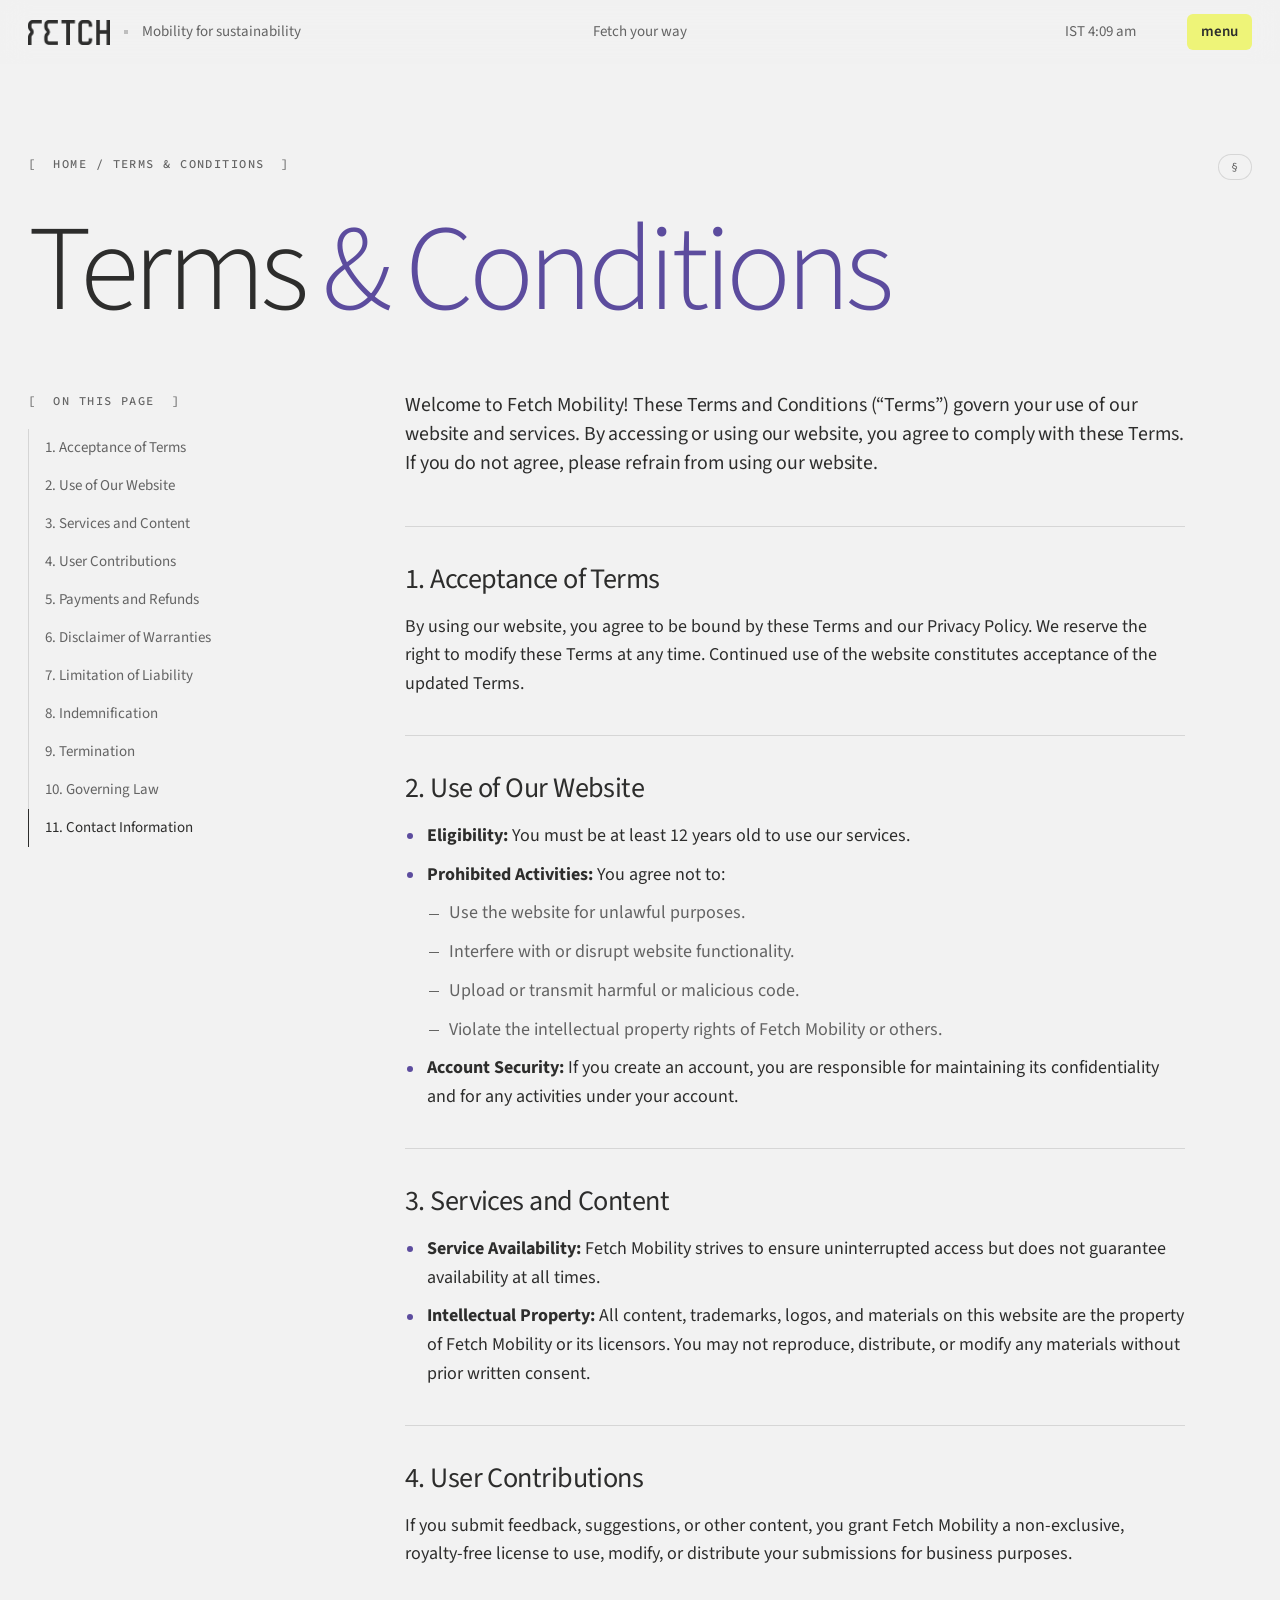
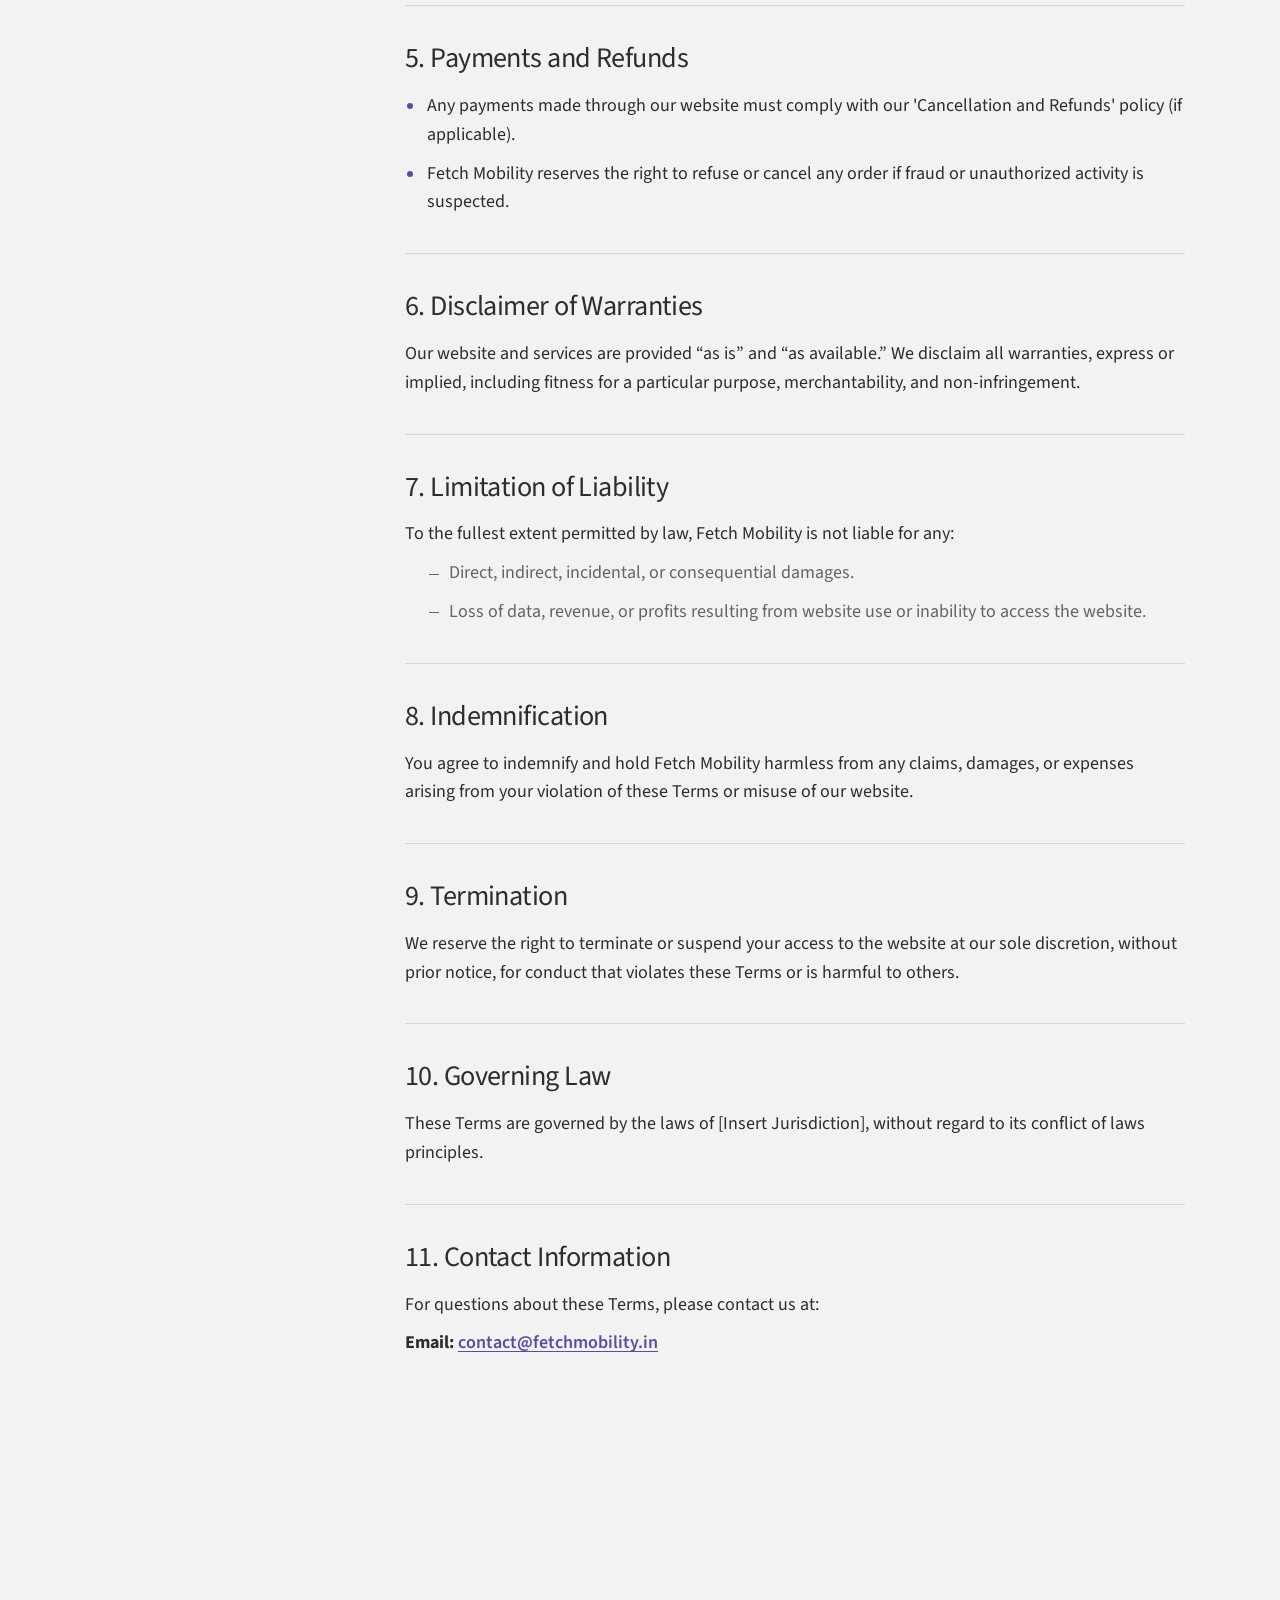
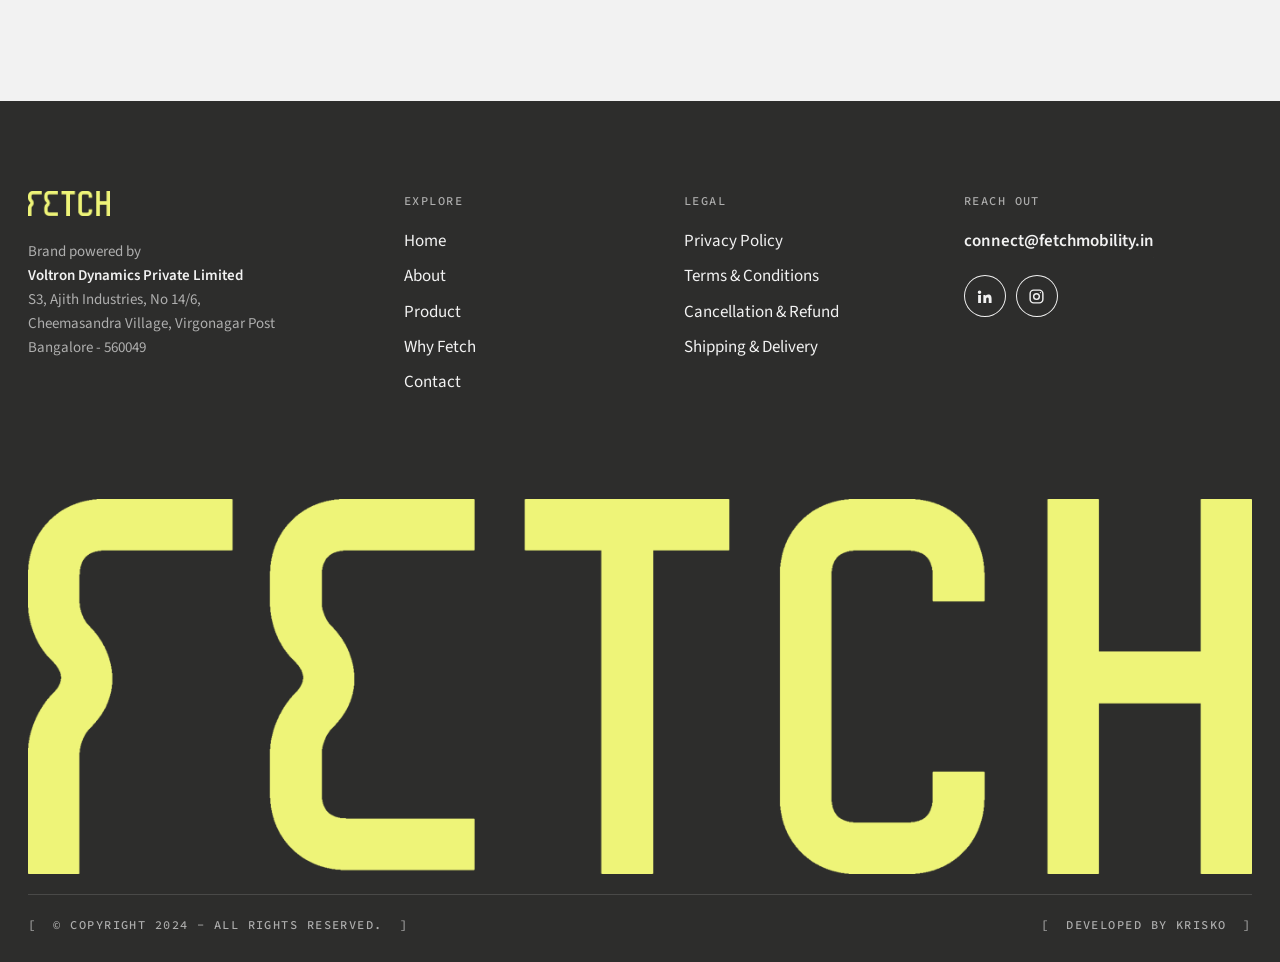
<file: terms.html>
<!DOCTYPE html>
<html lang="en">

<head>
    <meta charset="UTF-8">
    <meta name="viewport" content="width=device-width, initial-scale=1.0">
    <title>Terms &amp; Conditions — Fetch Mobility</title>
    <meta name="description" content="The terms and conditions governing your use of the Fetch Mobility website and services.">
    <meta name="theme-color" content="#F2F2F2">
    <link rel="icon" type="image/x-icon" href="img/icons/favicon.ico">
    <link rel="preconnect" href="https://fonts.googleapis.com">
    <link rel="preconnect" href="https://fonts.gstatic.com" crossorigin>
    <link rel="stylesheet" href="https://fonts.googleapis.com/css2?family=Source+Code+Pro:wght@400;500&family=Source+Sans+3:wght@200..900&display=swap">
    <link rel="stylesheet" href="css/style.css">
    <script>document.documentElement.classList.add("js");</script>
</head>

<body>
    <a class="skip-link" href="#main">Skip to content</a>

    <header class="site-header">
        <div class="wrap">
            <div class="brand">
                <a href="index.html" class="wordmark" aria-label="Fetch Mobility — home"></a>
                <span class="brand-sep" aria-hidden="true"></span>
                <span class="brand-desc">Mobility for sustainability</span>
            </div>
            <span class="header-mid">Fetch your way</span>
            <div class="header-end">
                <span class="clock" data-clock>Bengaluru, IST</span>
                <button class="menu-btn js-only" type="button" aria-expanded="false" aria-controls="menu">menu</button>
                <a class="menu-btn nojs-only" href="#footer-nav">menu</a>
            </div>
        </div>
    </header>

    <div class="menu dark" id="menu" aria-hidden="true">
        <nav aria-label="Main">
            <ol class="menu-links">
                <li><a href="index.html">Home</a></li>
                <li><a href="about.html">About</a></li>
                <li><a href="product.html">Product</a></li>
                <li><a href="why-fetch.html">Why Fetch</a></li>
                <li><a href="contact.html">Contact</a></li>
            </ol>
        </nav>
        <div class="menu-foot mono">
            <a href="mailto:connect@fetchmobility.in">connect@fetchmobility.in</a>
            <span class="br">Fetch your way</span>
        </div>
    </div>

    <main id="main">

        <section class="page-head">
            <div class="wrap">
                <div class="meta">
                    <nav class="mono br" aria-label="Breadcrumb"><a href="index.html">Home</a> / Terms &amp; Conditions</nav>
                    <span class="pill-num" aria-hidden="true">§</span>
                </div>
                <h1 class="title" data-reveal>Terms <em>&amp; Conditions</em></h1>
                
            </div>
        </section>

        <section class="section" style="padding-top:0" aria-label="Terms &amp; Conditions">
            <div class="wrap legal">
                <nav class="toc" aria-label="On this page">
                    <div class="sticky">
                        <p class="mono br" style="margin-bottom:18px">On this page</p>
                        <ol>
                            <li><a href="#1-acceptance-of-terms">1. Acceptance of Terms</a></li>
                            <li><a href="#2-use-of-our-website">2. Use of Our Website</a></li>
                            <li><a href="#3-services-and-content">3. Services and Content</a></li>
                            <li><a href="#4-user-contributions">4. User Contributions</a></li>
                            <li><a href="#5-payments-and-refunds">5. Payments and Refunds</a></li>
                            <li><a href="#6-disclaimer-of-warranties">6. Disclaimer of Warranties</a></li>
                            <li><a href="#7-limitation-of-liability">7. Limitation of Liability</a></li>
                            <li><a href="#8-indemnification">8. Indemnification</a></li>
                            <li><a href="#9-termination">9. Termination</a></li>
                            <li><a href="#10-governing-law">10. Governing Law</a></li>
                            <li><a href="#11-contact-information">11. Contact Information</a></li>
                        </ol>
                    </div>
                </nav>
                <article class="legal-body">
                    <p class="lead">Welcome to Fetch Mobility! These Terms and Conditions (“Terms”) govern your use of our website and services. By accessing or using our website, you agree to comply with these Terms. If you do not agree, please refrain from using our website.</p>

                    <section id="1-acceptance-of-terms">
                        <h2>1. Acceptance of Terms</h2>
                        <p>By using our website, you agree to be bound by these Terms and our Privacy Policy. We reserve the right to modify these Terms at any time. Continued use of the website constitutes acceptance of the updated Terms.</p>
                    </section>

                    <section id="2-use-of-our-website">
                        <h2>2. Use of Our Website</h2>
                        <p class="b"><strong>Eligibility:</strong> You must be at least 12 years old to use our services.</p><p class="b"><strong>Prohibited Activities:</strong> You agree not to:</p><p class="sub">Use the website for unlawful purposes.</p><p class="sub">Interfere with or disrupt website functionality.</p><p class="sub">Upload or transmit harmful or malicious code.</p><p class="sub">Violate the intellectual property rights of Fetch Mobility or others.</p><p class="b"><strong>Account Security:</strong> If you create an account, you are responsible for maintaining its confidentiality and for any activities under your account.</p>
                    </section>

                    <section id="3-services-and-content">
                        <h2>3. Services and Content</h2>
                        <p class="b"><strong>Service Availability:</strong> Fetch Mobility strives to ensure uninterrupted access but does not guarantee availability at all times.</p><p class="b"><strong>Intellectual Property:</strong> All content, trademarks, logos, and materials on this website are the property of Fetch Mobility or its licensors. You may not reproduce, distribute, or modify any materials without prior written consent.</p>
                    </section>

                    <section id="4-user-contributions">
                        <h2>4. User Contributions</h2>
                        <p>If you submit feedback, suggestions, or other content, you grant Fetch Mobility a non-exclusive, royalty-free license to use, modify, or distribute your submissions for business purposes.</p>
                    </section>

                    <section id="5-payments-and-refunds">
                        <h2>5. Payments and Refunds</h2>
                        <p class="b">Any payments made through our website must comply with our 'Cancellation and Refunds' policy (if applicable).</p><p class="b">Fetch Mobility reserves the right to refuse or cancel any order if fraud or unauthorized activity is suspected.</p>
                    </section>

                    <section id="6-disclaimer-of-warranties">
                        <h2>6. Disclaimer of Warranties</h2>
                        <p>Our website and services are provided “as is” and “as available.” We disclaim all warranties, express or implied, including fitness for a particular purpose, merchantability, and non-infringement.</p>
                    </section>

                    <section id="7-limitation-of-liability">
                        <h2>7. Limitation of Liability</h2>
                        <p>To the fullest extent permitted by law, Fetch Mobility is not liable for any:</p><p class="sub">Direct, indirect, incidental, or consequential damages.</p><p class="sub">Loss of data, revenue, or profits resulting from website use or inability to access the website.</p>
                    </section>

                    <section id="8-indemnification">
                        <h2>8. Indemnification</h2>
                        <p>You agree to indemnify and hold Fetch Mobility harmless from any claims, damages, or expenses arising from your violation of these Terms or misuse of our website.</p>
                    </section>

                    <section id="9-termination">
                        <h2>9. Termination</h2>
                        <p>We reserve the right to terminate or suspend your access to the website at our sole discretion, without prior notice, for conduct that violates these Terms or is harmful to others.</p>
                    </section>

                    <section id="10-governing-law">
                        <h2>10. Governing Law</h2>
                        <p>These Terms are governed by the laws of [Insert Jurisdiction], without regard to its conflict of laws principles.</p>
                    </section>

                    <section id="11-contact-information">
                        <h2>11. Contact Information</h2>
                        <p>For questions about these Terms, please contact us at:</p><p><strong>Email:</strong> <a href="mailto:contact@fetchmobility.in">contact@fetchmobility.in</a></p>
                    </section>
                </article>
            </div>
        </section>

    </main>

    <footer class="site-footer dark">
        <div class="wrap">
            <div class="footer-grid">
                <div>
                    <a href="index.html" class="wordmark lime" aria-label="Fetch Mobility — home"></a>
                    <address>
                        Brand powered by
                        <strong>Voltron Dynamics Private Limited</strong>
                        S3, Ajith Industries, No 14/6,<br>
                        Cheemasandra Village, Virgonagar Post<br>
                        Bangalore - 560049
                    </address>
                </div>
                <nav id="footer-nav" aria-labelledby="f-explore">
                    <h2 class="mono" id="f-explore">Explore</h2>
                    <ul>
                        <li><a href="index.html">Home</a></li>
                        <li><a href="about.html">About</a></li>
                        <li><a href="product.html">Product</a></li>
                        <li><a href="why-fetch.html">Why Fetch</a></li>
                        <li><a href="contact.html">Contact</a></li>
                    </ul>
                </nav>
                <nav aria-labelledby="f-legal">
                    <h2 class="mono" id="f-legal">Legal</h2>
                    <ul>
                        <li><a href="policy.html">Privacy Policy</a></li>
                        <li><a href="terms.html">Terms &amp; Conditions</a></li>
                        <li><a href="cancellation.html">Cancellation &amp; Refund</a></li>
                        <li><a href="delivery.html">Shipping &amp; Delivery</a></li>
                    </ul>
                </nav>
                <div>
                    <h2 class="mono">Reach out</h2>
                    <a href="mailto:connect@fetchmobility.in" class="link">connect@fetchmobility.in</a>
                    <div class="socials">
                        <a href="https://www.linkedin.com/company/fetchmobility/" target="_blank" rel="noopener" aria-label="Fetch Mobility on LinkedIn"><svg viewBox="0 0 24 24" fill="currentColor" aria-hidden="true"><path d="M4.98 3.5a2.5 2.5 0 1 1 0 5 2.5 2.5 0 0 1 0-5zM3 9.75h4V21H3V9.75zM9.5 9.75h3.83v1.54h.06c.53-1 1.84-2.06 3.79-2.06 4.05 0 4.8 2.67 4.8 6.13V21h-4v-4.99c0-1.19-.02-2.72-1.66-2.72-1.66 0-1.92 1.3-1.92 2.63V21h-4V9.75z"/></svg></a>
                        <a href="https://www.instagram.com/fetchmobility" target="_blank" rel="noopener" aria-label="Fetch Mobility on Instagram"><svg viewBox="0 0 24 24" fill="none" stroke="currentColor" stroke-width="2" aria-hidden="true"><rect x="3" y="3" width="18" height="18" rx="5"/><circle cx="12" cy="12" r="4"/><circle cx="17.5" cy="6.5" r="1" fill="currentColor" stroke="none"/></svg></a>
                    </div>
                </div>
            </div>
            <span class="footer-mark" aria-hidden="true"></span>
            <div class="footer-bottom mono">
                <span class="br">© Copyright 2024 - All Rights Reserved.</span>
                <a href="https://www.krisko.in" target="_blank" rel="noopener" class="br">Developed by Krisko</a>
            </div>
        </div>
    </footer>

    <script src="js/plugins/gsap.min.js"></script>
    <script src="js/plugins/ScrollTrigger.min.js"></script>
    <script src="js/main.js"></script>
</body>

</html>
</file>
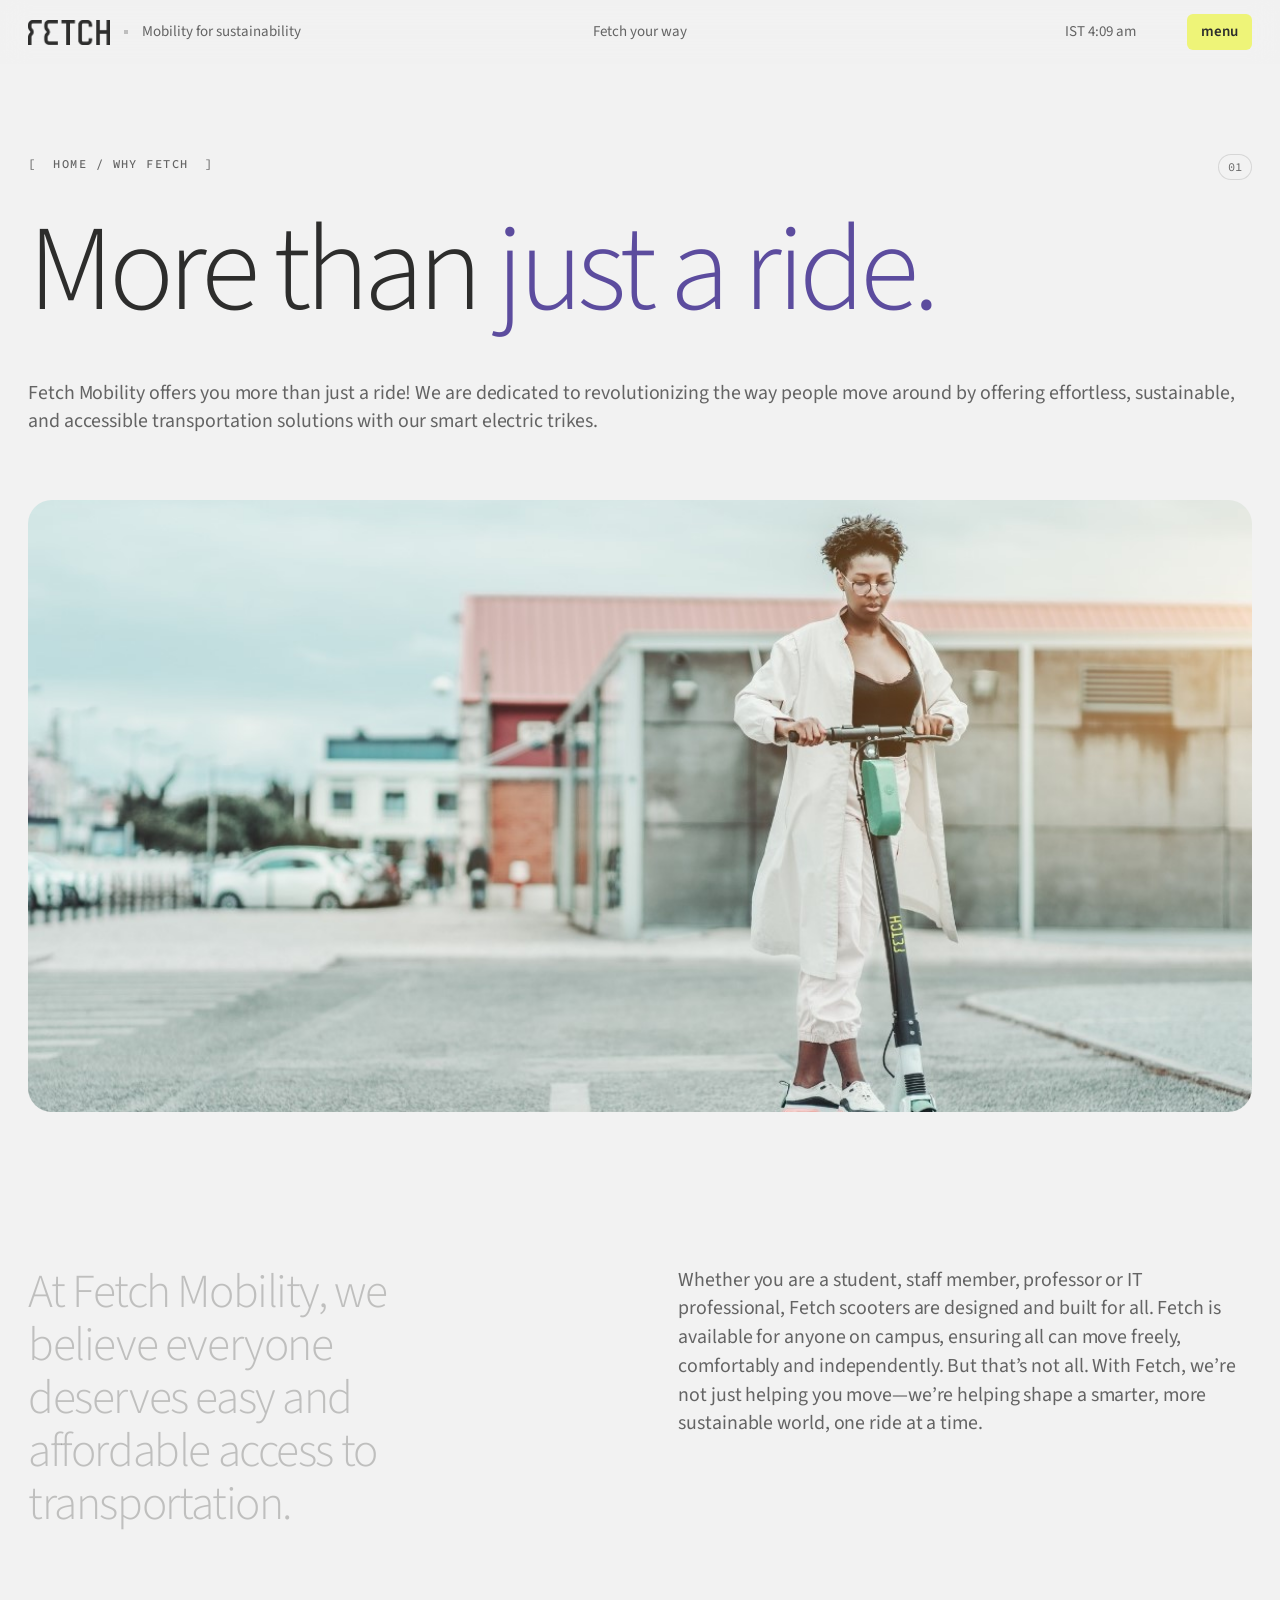
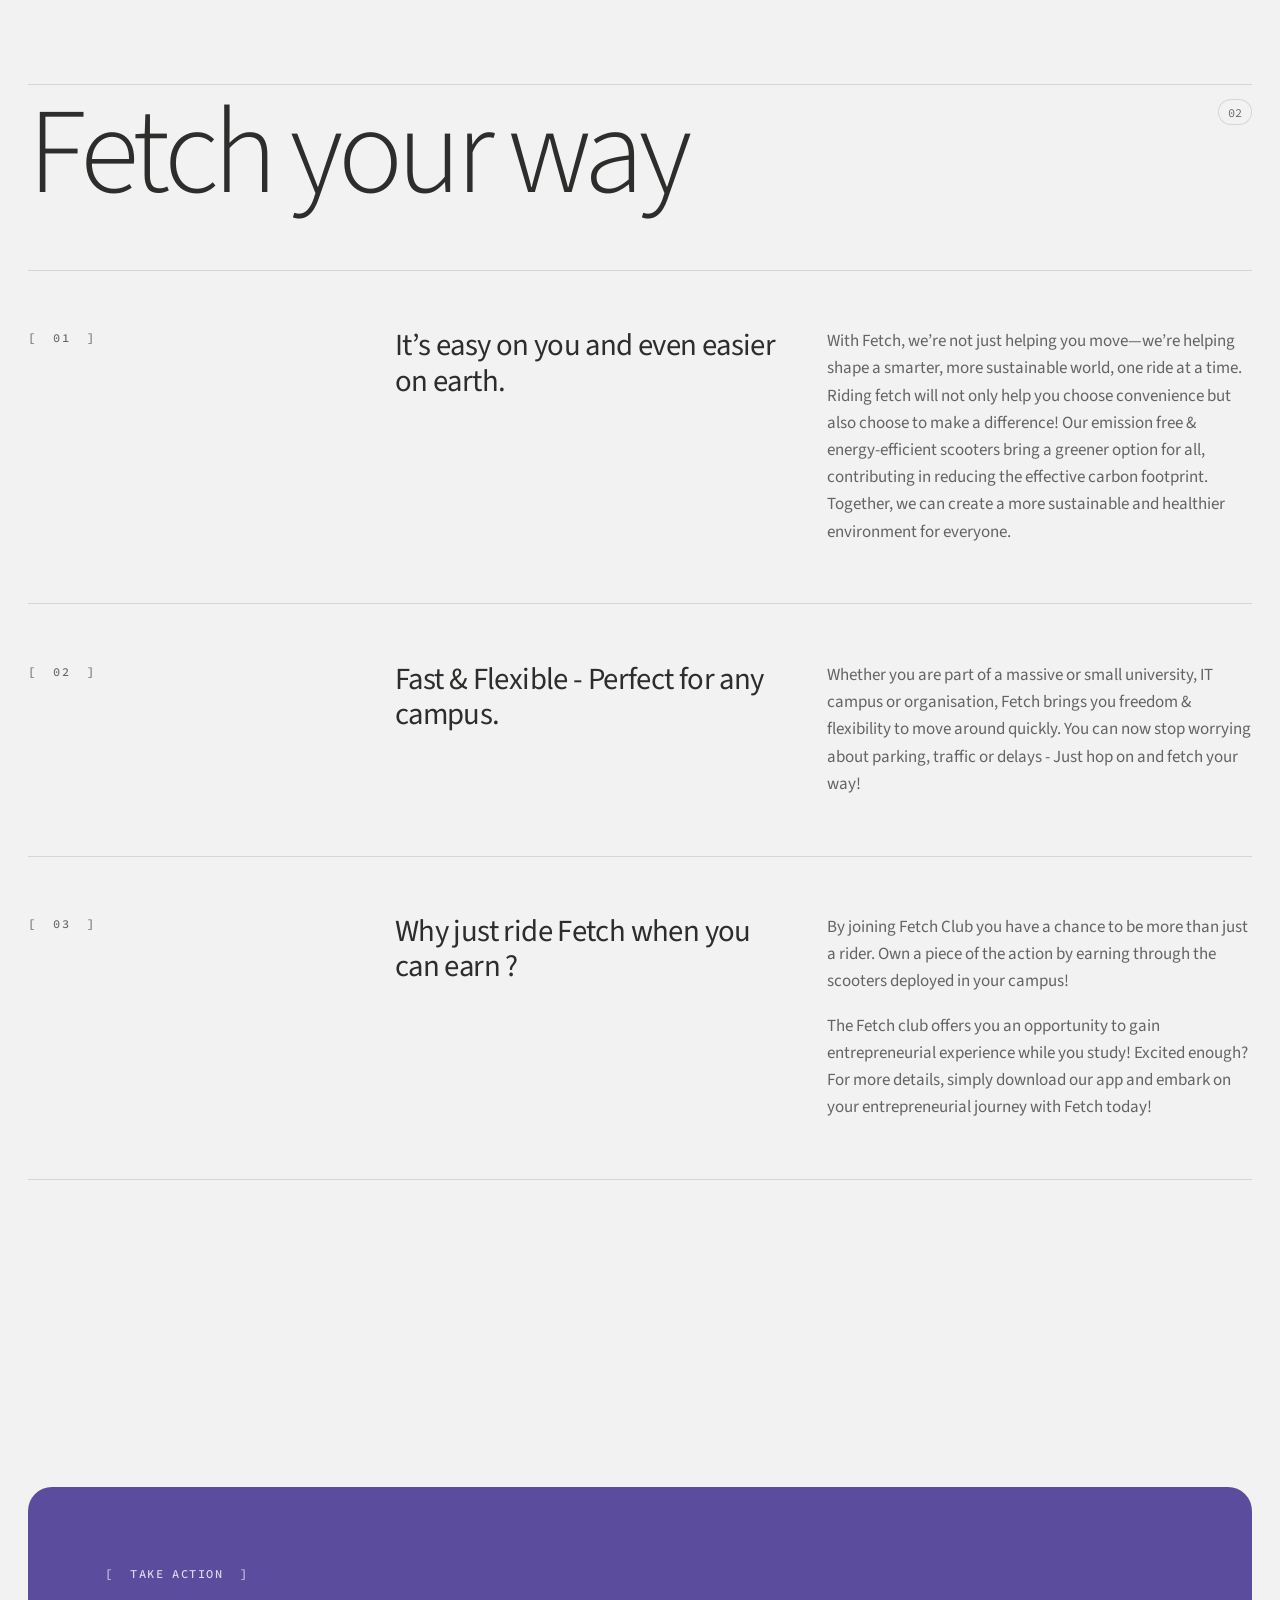
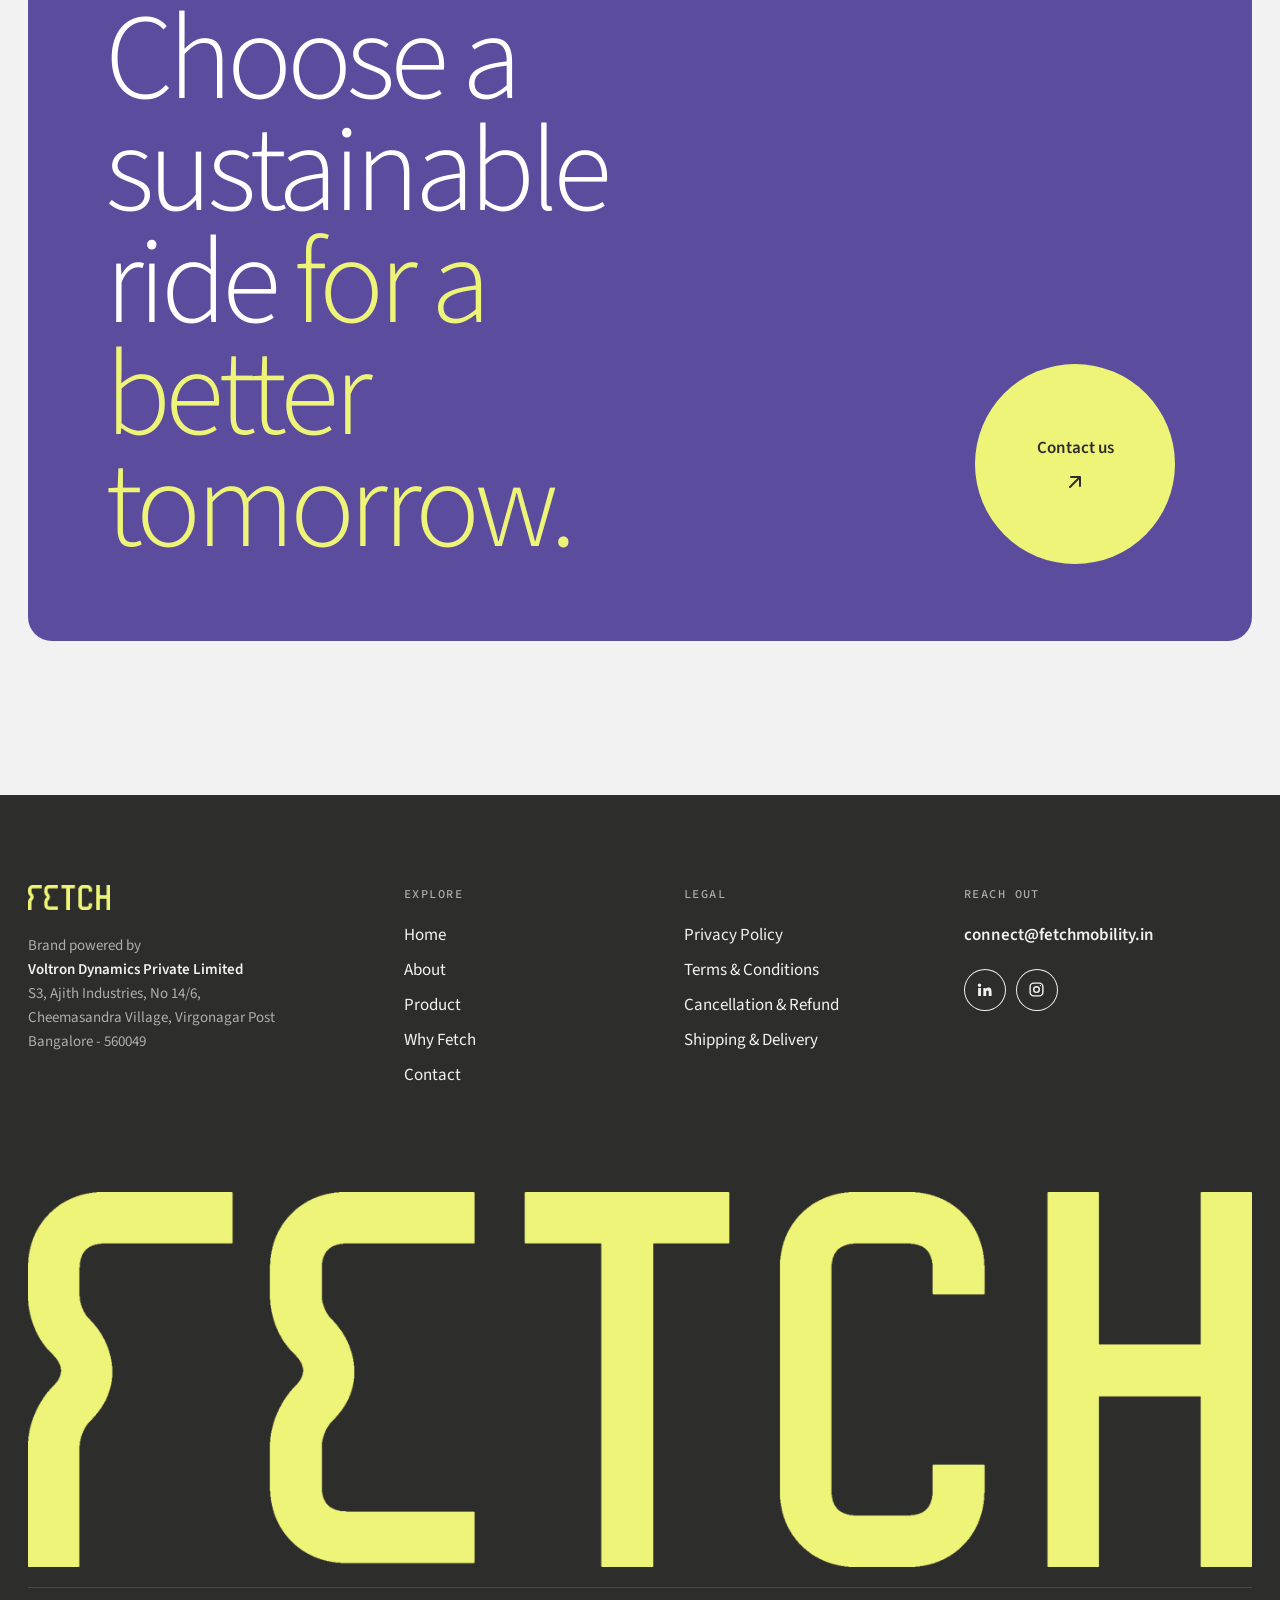
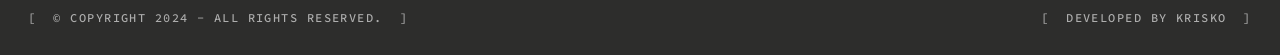
<file: why-fetch.html>
<!DOCTYPE html>
<html lang="en">

<head>
    <meta charset="UTF-8">
    <meta name="viewport" content="width=device-width, initial-scale=1.0">
    <title>Why Fetch — Fetch Mobility</title>
    <meta name="description" content="Effortless, sustainable and accessible transportation — Fetch is more than just a ride.">
    <meta name="theme-color" content="#F2F2F2">
    <link rel="icon" type="image/x-icon" href="img/icons/favicon.ico">
    <link rel="preconnect" href="https://fonts.googleapis.com">
    <link rel="preconnect" href="https://fonts.gstatic.com" crossorigin>
    <link rel="stylesheet" href="https://fonts.googleapis.com/css2?family=Source+Code+Pro:wght@400;500&family=Source+Sans+3:wght@200..900&display=swap">
    <link rel="stylesheet" href="css/style.css">
    <script>document.documentElement.classList.add("js");</script>
</head>

<body>
    <a class="skip-link" href="#main">Skip to content</a>

    <header class="site-header">
        <div class="wrap">
            <div class="brand">
                <a href="index.html" class="wordmark" aria-label="Fetch Mobility — home"></a>
                <span class="brand-sep" aria-hidden="true"></span>
                <span class="brand-desc">Mobility for sustainability</span>
            </div>
            <span class="header-mid">Fetch your way</span>
            <div class="header-end">
                <span class="clock" data-clock>Bengaluru, IST</span>
                <button class="menu-btn js-only" type="button" aria-expanded="false" aria-controls="menu">menu</button>
                <a class="menu-btn nojs-only" href="#footer-nav">menu</a>
            </div>
        </div>
    </header>

    <div class="menu dark" id="menu" aria-hidden="true">
        <nav aria-label="Main">
            <ol class="menu-links">
                <li><a href="index.html">Home</a></li>
                <li><a href="about.html">About</a></li>
                <li><a href="product.html">Product</a></li>
                <li><a href="why-fetch.html" aria-current="page">Why Fetch</a></li>
                <li><a href="contact.html">Contact</a></li>
            </ol>
        </nav>
        <div class="menu-foot mono">
            <a href="mailto:connect@fetchmobility.in">connect@fetchmobility.in</a>
            <span class="br">Fetch your way</span>
        </div>
    </div>

    <main id="main">

        <section class="page-head">
            <div class="wrap">
                <div class="meta">
                    <nav class="mono br" aria-label="Breadcrumb"><a href="index.html">Home</a> / Why Fetch</nav>
                    <span class="pill-num" aria-hidden="true">01</span>
                </div>
                <h1 class="title" data-reveal>More than <em>just a ride.</em></h1>
                <p class="lead muted intro" data-reveal style="--d:.15s">Fetch Mobility offers you more than just a ride! We are dedicated to revolutionizing the way people move around by offering effortless, sustainable, and accessible transportation solutions with our smart electric trikes.</p>
            </div>
        </section>

        <div class="wrap">
            <figure class="media wide" data-reveal><img src="img/works/why-fetch.jpg" alt="Riders on Fetch scooters"></figure>
        </div>

        <section class="section" aria-label="Our belief">
            <div class="wrap split">
                <blockquote class="quote scrub">At Fetch Mobility, we believe everyone deserves easy and affordable access to transportation.</blockquote>
                <p class="lead muted" data-reveal>Whether you are a student, staff member, professor or IT professional, Fetch scooters are designed and built for all. Fetch is available for anyone on campus, ensuring all can move freely, comfortably and independently. But that’s not all. With Fetch, we’re not just helping you move—we’re helping shape a smarter, more sustainable world, one ride at a time.</p>
            </div>
        </section>

        <section class="section" style="padding-top:0" aria-labelledby="reasons-title">
            <div class="wrap">
                <div class="big-head">
                    <h2 class="title" id="reasons-title" data-reveal>Fetch your way</h2>
                    <span class="pill-num" aria-hidden="true">02</span>
                </div>
                <div class="reasons">
                    <article class="reason" data-reveal>
                        <span class="mono br">01</span>
                        <h3 class="h3">It’s easy on you and even easier on earth.</h3>
                        <div class="prose muted"><p>With Fetch, we’re not just helping you move—we’re helping shape a smarter, more sustainable world, one ride at a time. Riding fetch will not only help you choose convenience but also choose to make a difference! Our emission free &amp; energy-efficient scooters bring a greener option for all, contributing in reducing the effective carbon footprint. Together, we can create a more sustainable and healthier environment for everyone.</p></div>
                    </article>

                    <article class="reason" data-reveal>
                        <span class="mono br">02</span>
                        <h3 class="h3">Fast &amp; Flexible - Perfect for any campus.</h3>
                        <div class="prose muted"><p>Whether you are part of a massive or small university, IT campus or organisation, Fetch brings you freedom &amp; flexibility to move around quickly. You can now stop worrying about parking, traffic or delays - Just hop on and fetch your way!</p></div>
                    </article>

                    <article class="reason" data-reveal>
                        <span class="mono br">03</span>
                        <h3 class="h3">Why just ride Fetch when you can earn ?</h3>
                        <div class="prose muted"><p>By joining Fetch Club you have a chance to be more than just a rider. Own a piece of the action by earning through the scooters deployed in your campus!</p><p>The Fetch club offers you an opportunity to gain entrepreneurial experience while you study! Excited enough? For more details, simply download our app and embark on your entrepreneurial journey with Fetch today!</p></div>
                    </article>
                </div>
            </div>
        </section>

        <section class="section" aria-labelledby="cta-title" style="padding-bottom:0">
            <div class="wrap">
                <div class="cta-card" data-reveal>
                    <div>
                        <p class="mono br">Take action</p>
                        <h2 class="title" id="cta-title">Choose a sustainable ride <em>for a better tomorrow.</em></h2>
                    </div>
                    <a href="contact.html" class="cta-circle"><span>Contact us<svg viewBox="0 0 24 24" fill="none" stroke="currentColor" stroke-width="2" stroke-linecap="round" stroke-linejoin="round" aria-hidden="true"><path d="M7 17L17 7M8 7h9v9"/></svg></span></a>
                </div>
            </div>
        </section>

    </main>

    <footer class="site-footer dark">
        <div class="wrap">
            <div class="footer-grid">
                <div>
                    <a href="index.html" class="wordmark lime" aria-label="Fetch Mobility — home"></a>
                    <address>
                        Brand powered by
                        <strong>Voltron Dynamics Private Limited</strong>
                        S3, Ajith Industries, No 14/6,<br>
                        Cheemasandra Village, Virgonagar Post<br>
                        Bangalore - 560049
                    </address>
                </div>
                <nav id="footer-nav" aria-labelledby="f-explore">
                    <h2 class="mono" id="f-explore">Explore</h2>
                    <ul>
                        <li><a href="index.html">Home</a></li>
                        <li><a href="about.html">About</a></li>
                        <li><a href="product.html">Product</a></li>
                        <li><a href="why-fetch.html">Why Fetch</a></li>
                        <li><a href="contact.html">Contact</a></li>
                    </ul>
                </nav>
                <nav aria-labelledby="f-legal">
                    <h2 class="mono" id="f-legal">Legal</h2>
                    <ul>
                        <li><a href="policy.html">Privacy Policy</a></li>
                        <li><a href="terms.html">Terms &amp; Conditions</a></li>
                        <li><a href="cancellation.html">Cancellation &amp; Refund</a></li>
                        <li><a href="delivery.html">Shipping &amp; Delivery</a></li>
                    </ul>
                </nav>
                <div>
                    <h2 class="mono">Reach out</h2>
                    <a href="mailto:connect@fetchmobility.in" class="link">connect@fetchmobility.in</a>
                    <div class="socials">
                        <a href="https://www.linkedin.com/company/fetchmobility/" target="_blank" rel="noopener" aria-label="Fetch Mobility on LinkedIn"><svg viewBox="0 0 24 24" fill="currentColor" aria-hidden="true"><path d="M4.98 3.5a2.5 2.5 0 1 1 0 5 2.5 2.5 0 0 1 0-5zM3 9.75h4V21H3V9.75zM9.5 9.75h3.83v1.54h.06c.53-1 1.84-2.06 3.79-2.06 4.05 0 4.8 2.67 4.8 6.13V21h-4v-4.99c0-1.19-.02-2.72-1.66-2.72-1.66 0-1.92 1.3-1.92 2.63V21h-4V9.75z"/></svg></a>
                        <a href="https://www.instagram.com/fetchmobility" target="_blank" rel="noopener" aria-label="Fetch Mobility on Instagram"><svg viewBox="0 0 24 24" fill="none" stroke="currentColor" stroke-width="2" aria-hidden="true"><rect x="3" y="3" width="18" height="18" rx="5"/><circle cx="12" cy="12" r="4"/><circle cx="17.5" cy="6.5" r="1" fill="currentColor" stroke="none"/></svg></a>
                    </div>
                </div>
            </div>
            <span class="footer-mark" aria-hidden="true"></span>
            <div class="footer-bottom mono">
                <span class="br">© Copyright 2024 - All Rights Reserved.</span>
                <a href="https://www.krisko.in" target="_blank" rel="noopener" class="br">Developed by Krisko</a>
            </div>
        </div>
    </footer>

    <script src="js/plugins/gsap.min.js"></script>
    <script src="js/plugins/ScrollTrigger.min.js"></script>
    <script src="js/main.js"></script>
</body>

</html>
</file>
<file: css/style.css>
/* ==========================================================================
   Fetch Mobility — site styles
   Palette and primary typeface from the Fetch brand book (Silver Brush Studio).
   Layout language: inset stages, giant light titles, bracketed mono labels,
   scroll-scrubbed reveals.
   ========================================================================== */

:root {
    /* brand palette */
    --purple: #906CFF;
    --deep: #5C4C9E;
    --lime: #EEF478;
    --paper: #F2F2F2;
    --ink: #2D2D2C;

    /* derived */
    --ink-2: #242423;
    --paper-2: #E8E8E6;
    --line: rgba(45, 45, 44, .14);
    --line-dark: rgba(242, 242, 242, .14);
    --muted: rgba(45, 45, 44, .72);
    --faint: rgba(45, 45, 44, .26);
    --muted-dark: rgba(242, 242, 242, .66);
    --faint-dark: rgba(242, 242, 242, .24);
    --gradient: linear-gradient(135deg, var(--purple) 0%, var(--deep) 100%);

    /* type */
    --font: "Source Sans 3", "Source Sans Pro", system-ui, -apple-system, "Segoe UI", sans-serif;
    --mono: "Source Code Pro", ui-monospace, SFMono-Regular, Menlo, Consolas, monospace;
    --fs-giant: clamp(3.5rem, 13vw, 13.5rem);
    --fs-title: clamp(3rem, 9.5vw, 9.5rem);
    --fs-h2: clamp(2.25rem, 5vw, 4.75rem);
    --fs-h3: clamp(1.5rem, 2.4vw, 2.125rem);
    --fs-statement: clamp(1.75rem, 3.7vw, 3.6rem);
    --fs-lead: clamp(1.15rem, 1.55vw, 1.5rem);
    --fs-body: 1.0625rem;
    --fs-small: .875rem;
    --fs-mono: .75rem;

    /* layout */
    --gutter: clamp(16px, 2.2vw, 32px);
    --max: 1600px;
    --section: clamp(96px, 12vw, 200px);
    --radius: 24px;
    --header-h: 64px;

    --ease: cubic-bezier(.22, 1, .36, 1);
}

/* --------------------------------------------------------------------------
   base
   -------------------------------------------------------------------------- */

*,
*::before,
*::after {
    box-sizing: border-box;
}

html {
    -webkit-text-size-adjust: 100%;
    scroll-behavior: smooth;
}

body {
    margin: 0;
    background: var(--paper);
    color: var(--ink);
    font-family: var(--font);
    font-size: var(--fs-body);
    line-height: 1.6;
    -webkit-font-smoothing: antialiased;
    overflow-x: hidden;
}

body.menu-open {
    overflow: hidden;
}

img {
    display: block;
    max-width: 100%;
    height: auto;
}

a {
    color: inherit;
    text-decoration: none;
}

h1, h2, h3, h4, p, ul, ol, figure, blockquote {
    margin: 0;
}

ul, ol {
    padding: 0;
    list-style: none;
}

button, input, textarea {
    font: inherit;
    color: inherit;
}

button {
    cursor: pointer;
}

:focus-visible {
    outline: 2px solid var(--deep);
    outline-offset: 4px;
    border-radius: 4px;
}

.dark :focus-visible,
.dark:focus-visible {
    outline-color: var(--lime);
}

::selection {
    background: var(--lime);
    color: var(--ink);
}

.skip-link {
    position: absolute;
    left: 16px;
    top: -60px;
    z-index: 300;
    padding: 10px 18px;
    background: var(--lime);
    color: var(--ink);
    font-weight: 600;
    border-radius: 999px;
    transition: top .2s;
}

.skip-link:focus {
    top: 12px;
}

.visually-hidden {
    position: absolute !important;
    width: 1px;
    height: 1px;
    overflow: hidden;
    clip: rect(0 0 0 0);
    white-space: nowrap;
}

.wrap {
    width: 100%;
    max-width: var(--max);
    margin: 0 auto;
    padding: 0 var(--gutter);
}

.section {
    position: relative;
    padding: var(--section) 0;
}

.dark {
    background: var(--ink);
    color: var(--paper);
}

/* --------------------------------------------------------------------------
   type helpers
   -------------------------------------------------------------------------- */

.mono {
    font-family: var(--mono);
    font-size: var(--fs-mono);
    font-weight: 500;
    letter-spacing: .12em;
    text-transform: uppercase;
    color: var(--muted);
}

.dark .mono {
    color: var(--muted-dark);
}

/* [ label ] */
.br::before {
    content: "[\00a0\00a0";
}

.br::after {
    content: "\00a0\00a0]";
}

/* • label */
.dot {
    display: inline-flex;
    align-items: center;
    gap: 10px;
    color: var(--deep);
}

.dot::before {
    content: "";
    width: 6px;
    height: 6px;
    border-radius: 50%;
    background: currentColor;
}

.dark .dot {
    color: var(--lime);
}

.giant,
.title,
.h2 {
    font-weight: 300;
    line-height: .92;
    letter-spacing: -.045em;
}

.giant {
    font-size: var(--fs-giant);
}

.title {
    font-size: var(--fs-title);
}

.h2 {
    font-size: var(--fs-h2);
    line-height: 1;
    letter-spacing: -.035em;
}

.h3 {
    font-size: var(--fs-h3);
    font-weight: 400;
    line-height: 1.15;
    letter-spacing: -.02em;
}

.lead {
    font-size: var(--fs-lead);
    line-height: 1.45;
    letter-spacing: -.005em;
}

.muted {
    color: var(--muted);
}

.dark .muted {
    color: var(--muted-dark);
}

.prose p + p {
    margin-top: 1em;
}

.strong {
    font-weight: 600;
}

/* number pill beside big titles */
.pill-num {
    display: inline-grid;
    place-items: center;
    min-width: 34px;
    height: 26px;
    padding: 0 10px;
    border-radius: 999px;
    box-shadow: inset 0 0 0 1px var(--line);
    font-family: var(--mono);
    font-size: .75rem;
    color: var(--muted);
}

.dark .pill-num {
    box-shadow: inset 0 0 0 1px var(--line-dark);
    color: var(--muted-dark);
}

/* --------------------------------------------------------------------------
   buttons & links
   -------------------------------------------------------------------------- */

.btn {
    --bg: var(--ink);
    --fg: var(--paper);
    --hover: var(--deep);
    position: relative;
    display: inline-flex;
    align-items: center;
    gap: 12px;
    padding: 15px 24px;
    border: 0;
    border-radius: 999px;
    background: var(--bg);
    color: var(--fg);
    font-weight: 600;
    font-size: .9375rem;
    letter-spacing: .01em;
    overflow: hidden;
    isolation: isolate;
    transition: color .4s var(--ease);
}

.btn::before {
    content: "";
    position: absolute;
    inset: 0;
    z-index: -1;
    background: var(--hover);
    border-radius: inherit;
    transform: translateY(101%);
    transition: transform .5s var(--ease);
}

.btn:hover::before {
    transform: none;
}

.btn svg {
    width: 16px;
    height: 16px;
    transition: transform .5s var(--ease);
}

.btn:hover svg {
    transform: translateX(3px);
}

.btn-lime {
    --bg: var(--lime);
    --fg: var(--ink);
    --hover: var(--paper);
}

.btn-line {
    --bg: transparent;
    --fg: currentColor;
    --hover: var(--lime);
    box-shadow: inset 0 0 0 1px currentColor;
}

.btn-line:hover {
    color: var(--ink);
}

.btn:disabled {
    opacity: .6;
    cursor: wait;
}

.link {
    position: relative;
    display: inline-flex;
    align-items: center;
    gap: 10px;
    font-weight: 600;
}

.link::after {
    content: "";
    position: absolute;
    left: 0;
    right: 0;
    bottom: -3px;
    height: 1px;
    background: currentColor;
    transform-origin: right;
    transform: scaleX(.0001);
    transition: transform .5s var(--ease);
}

.link:hover::after {
    transform-origin: left;
    transform: scaleX(1);
}

.link svg {
    width: 16px;
    height: 16px;
}

/* --------------------------------------------------------------------------
   header (meta bar) & menu
   -------------------------------------------------------------------------- */

.site-header {
    position: fixed;
    inset: 0 0 auto;
    z-index: 100;
    height: var(--header-h);
    background: rgba(242, 242, 242, .86);
    -webkit-backdrop-filter: blur(14px);
    backdrop-filter: blur(14px);
}

.site-header .wrap {
    height: 100%;
    display: grid;
    grid-template-columns: 1fr auto 1fr;
    align-items: center;
    gap: 24px;
    font-size: .9375rem;
}

.brand {
    display: inline-flex;
    align-items: center;
    gap: 14px;
    justify-self: start;
}

.wordmark {
    display: block;
    width: 82px;
    aspect-ratio: 1400 / 429;
    background: url(../img/brand/fetch-wordmark-ink.png) center / contain no-repeat;
}

.wordmark.lime {
    background-image: url(../img/brand/fetch-wordmark-lime.png);
}

.brand-sep {
    width: 4px;
    height: 4px;
    background: var(--faint);
}

.brand-desc {
    color: var(--muted);
}

.header-mid {
    color: var(--muted);
}

.header-end {
    display: flex;
    align-items: center;
    justify-content: flex-end;
    gap: clamp(16px, 4vw, 64px);
}

.clock {
    color: var(--muted);
    font-variant-numeric: tabular-nums;
}

.menu-btn {
    position: relative;
    z-index: 130;
    padding: 6px 14px;
    border: 0;
    border-radius: 6px;
    background: var(--lime);
    color: var(--ink);
    font-weight: 600;
    font-size: .9375rem;
    transition: background .3s;
}

.js .nojs-only,
html:not(.js) .js-only {
    display: none;
}

.menu-btn:hover {
    background: var(--ink);
    color: var(--lime);
}

.menu-open .menu-btn {
    background: var(--paper);
    color: var(--ink);
}

.menu {
    position: fixed;
    inset: 0;
    z-index: 120;
    display: flex;
    flex-direction: column;
    justify-content: space-between;
    padding: calc(var(--header-h) + 24px) var(--gutter) var(--gutter);
    background: var(--ink);
    color: var(--paper);
    clip-path: inset(0 0 100% 0);
    visibility: hidden;
    transition: clip-path .8s var(--ease), visibility 0s .8s;
}

.menu-open .menu {
    clip-path: inset(0 0 0 0);
    visibility: visible;
    transition: clip-path .8s var(--ease), visibility 0s;
}

.menu-open .site-header {
    z-index: 140;
    background: transparent;
    -webkit-backdrop-filter: none;
    backdrop-filter: none;
    color: var(--paper);
}

.menu-open .site-header .wordmark {
    background-image: url(../img/brand/fetch-wordmark-lime.png);
}

.menu-open .site-header .brand-desc,
.menu-open .site-header .header-mid,
.menu-open .site-header .clock {
    color: var(--muted-dark);
}

.menu-links {
    counter-reset: m;
    border-top: 1px solid var(--line-dark);
}

.menu-links a {
    display: flex;
    align-items: baseline;
    justify-content: space-between;
    gap: 24px;
    padding: clamp(6px, 1.2vw, 14px) 0;
    border-bottom: 1px solid var(--line-dark);
    font-size: clamp(2.5rem, 7.5vw, 6.5rem);
    font-weight: 300;
    line-height: 1.05;
    letter-spacing: -.04em;
    transition: color .3s, padding .5s var(--ease);
}

.menu-links a::after {
    counter-increment: m;
    content: "0" counter(m);
    font-family: var(--mono);
    font-size: .8125rem;
    letter-spacing: .1em;
    color: var(--muted-dark);
}

.menu-links a:hover,
.menu-links a[aria-current="page"] {
    color: var(--lime);
    padding-left: 12px;
}

.menu-foot {
    display: flex;
    flex-wrap: wrap;
    justify-content: space-between;
    gap: 16px;
    padding-top: 24px;
}

.menu-foot a:hover {
    color: var(--lime);
}

/* --------------------------------------------------------------------------
   hero stage (home): pinned ride-in
   -------------------------------------------------------------------------- */

.ride {
    position: relative;
    height: 240vh;
    height: 240svh;
}

.ride-pin {
    position: sticky;
    top: 0;
    height: 100vh;
    height: 100svh;
    display: flex;
    flex-direction: column;
    padding: var(--header-h) var(--gutter) 0;
}

.stage {
    position: relative;
    flex: 1;
    min-height: 0;
    border-radius: var(--radius);
    overflow: hidden;
    background:
        radial-gradient(60% 70% at 62% 78%, rgba(144, 108, 255, .42), transparent 70%),
        radial-gradient(40% 50% at 10% 0%, rgba(92, 76, 158, .35), transparent 70%),
        var(--ink);
    color: var(--paper);
    isolation: isolate;
}

/* giant translucent wordmark behind the vehicle */
.stage-word {
    position: absolute;
    left: 3%;
    right: 3%;
    top: 12%;
    aspect-ratio: 1400 / 429;
    background: url(../img/brand/fetch-wordmark-lime.png) center / contain no-repeat;
    opacity: .12;
    z-index: -1;
}

.stage-word::after {
    content: "";
    position: absolute;
    inset: 40% -5% -10%;
    background: linear-gradient(to bottom, rgba(45, 45, 44, 0), var(--ink) 85%);
}

.stage-floor {
    position: absolute;
    left: 0;
    right: 0;
    bottom: 0;
    height: 30%;
    background:
        repeating-linear-gradient(90deg, rgba(242, 242, 242, .06) 0 1px, transparent 1px 80px),
        linear-gradient(to bottom, transparent, rgba(0, 0, 0, .25));
    -webkit-mask: linear-gradient(to bottom, transparent, #000 60%);
    mask: linear-gradient(to bottom, transparent, #000 60%);
    transform: perspective(500px) rotateX(55deg);
    transform-origin: bottom;
    z-index: -1;
}

.stage-corner {
    position: absolute;
    z-index: 3;
    padding: 20px 24px;
}

.stage-corner.tl {
    left: 0;
    top: 0;
}

.stage-corner.tr {
    right: 0;
    top: 0;
    text-align: right;
}

.stage-corner.bl {
    left: 0;
    bottom: 0;
}

.stage-corner.br-c {
    right: 0;
    bottom: 0;
}

/* the vehicle */
.rider {
    position: absolute;
    left: 50%;
    bottom: 7%;
    height: 80%;
    aspect-ratio: 786 / 1349;
    transform: translateX(-50%);
    z-index: 2;
}

.rider-body {
    position: absolute;
    inset: 0;
    will-change: transform;
}

.rider img {
    position: absolute;
    inset: 0;
    width: 100%;
    height: 100%;
    object-fit: contain;
}

.rider .ghost {
    opacity: 0;
}

.rider-main {
    filter: drop-shadow(0 30px 40px rgba(0, 0, 0, .45));
}

.rider-shadow {
    position: absolute;
    left: -6%;
    right: -14%;
    bottom: -2%;
    height: 8%;
    border-radius: 50%;
    background: radial-gradient(closest-side, rgba(0, 0, 0, .65), transparent);
    z-index: -1;
}

.rider-glow {
    position: absolute;
    left: 10%;
    right: -10%;
    bottom: 4%;
    height: 14%;
    border-radius: 50%;
    background: radial-gradient(closest-side, rgba(144, 108, 255, .65), transparent);
    filter: blur(8px);
    z-index: -1;
    animation: glow 3.2s ease-in-out infinite;
}

@keyframes glow {
    50% {
        opacity: .55;
        transform: scaleX(.92);
    }
}

/* speed streaks */
.streaks {
    position: absolute;
    inset: 0;
    pointer-events: none;
    z-index: 1;
}

.streaks span {
    position: absolute;
    right: -10%;
    height: 2px;
    border-radius: 2px;
    background: linear-gradient(90deg, transparent, var(--lime));
    opacity: 0;
}

/* second frame of the hero: product callout */
.stage-callout {
    position: absolute;
    right: clamp(20px, 5vw, 80px);
    top: 50%;
    width: min(380px, 40%);
    transform: translateY(-50%);
    z-index: 3;
    opacity: 0;
    visibility: hidden;
}

.stage-callout .price {
    margin: 18px 0 8px;
    font-size: clamp(2.5rem, 5vw, 4.5rem);
    font-weight: 300;
    line-height: 1;
    letter-spacing: -.04em;
    color: var(--lime);
}

.stage-callout p.muted {
    margin-bottom: 28px;
}

.ride-foot {
    display: flex;
    align-items: end;
    justify-content: space-between;
    gap: 24px;
    padding: 22px 0 26px;
}

.ride-foot h1 {
    font-size: clamp(1.35rem, 2.1vw, 1.875rem);
    font-weight: 400;
    line-height: 1.25;
    letter-spacing: -.02em;
}

.ride-foot h1 span {
    display: block;
}

.ride-foot h1 span + span {
    color: var(--muted);
}

.scroll-hint {
    display: inline-flex;
    align-items: center;
    gap: 14px;
    font-weight: 600;
    font-size: .9375rem;
    white-space: nowrap;
}

.scroll-dots {
    position: relative;
    width: 18px;
    height: 18px;
}

.scroll-dots i {
    position: absolute;
    width: 4px;
    height: 4px;
    border-radius: 50%;
    background: var(--ink);
    animation: dots 1.6s var(--ease) infinite;
}

.scroll-dots i:nth-child(1) { left: 0; top: 2px; }
.scroll-dots i:nth-child(2) { left: 7px; top: 7px; animation-delay: .15s; }
.scroll-dots i:nth-child(3) { left: 14px; top: 2px; animation-delay: .3s; }

@keyframes dots {
    50% {
        transform: translateY(5px);
        opacity: .3;
    }
}

/* --------------------------------------------------------------------------
   statement (word scrub)
   -------------------------------------------------------------------------- */

.statement-grid {
    display: grid;
    grid-template-columns: 1fr 1fr;
    min-height: 80vh;
    min-height: 80svh;
}

.statement-grid > div:last-child {
    border-left: 1px solid var(--line);
}

.statement {
    max-width: 18ch;
    font-size: var(--fs-statement);
    font-weight: 400;
    line-height: 1.12;
    letter-spacing: -.03em;
}

.scrub .w {
    color: var(--faint);
    transition: color .25s linear;
}

.scrub .w.on {
    color: var(--ink);
}

.dark .scrub .w {
    color: var(--faint-dark);
}

.dark .scrub .w.on {
    color: var(--paper);
}

/* two-column labelled copy */
.labelled {
    display: grid;
    grid-template-columns: 1fr 1fr;
    align-items: start;
    gap: 40px;
}

.labelled .copy {
    max-width: 40ch;
    font-size: clamp(1.25rem, 1.9vw, 1.75rem);
    line-height: 1.35;
    letter-spacing: -.015em;
}

.labelled .copy p + p {
    margin-top: .9em;
}

.labelled .copy .link {
    margin-top: 32px;
    font-size: 1rem;
}

/* --------------------------------------------------------------------------
   gauge + stats (pinned)
   -------------------------------------------------------------------------- */

.gauge-track {
    position: relative;
    height: 300vh;
    height: 300svh;
}

.gauge-pin {
    position: sticky;
    top: 0;
    height: 100vh;
    height: 100svh;
    display: flex;
    flex-direction: column;
    justify-content: flex-end;
    padding: calc(var(--header-h) + 24px) 0 var(--gutter);
}

.gauge {
    position: relative;
    width: min(560px, 80vw);
    margin: 0 auto -1px;
    aspect-ratio: 2 / 1;
}

.gauge svg {
    position: absolute;
    inset: 0;
    width: 100%;
    height: 100%;
    overflow: visible;
}

.gauge .arc {
    fill: none;
    stroke: var(--line-dark);
    stroke-width: 1;
}

.gauge .tick {
    stroke: var(--faint-dark);
    stroke-width: 1;
}

.gauge .tick.major {
    stroke: var(--muted-dark);
    stroke-width: 1.5;
}

.gauge .needle {
    stroke: var(--lime);
    stroke-width: 2;
    stroke-linecap: round;
}

.gauge-hub {
    position: absolute;
    left: 50%;
    bottom: 0;
    width: 76px;
    height: 76px;
    transform: translate(-50%, 50%);
    display: grid;
    place-items: center;
    border-radius: 50%;
    background: var(--ink);
    box-shadow: inset 0 0 0 1px var(--line-dark);
    z-index: 2;
}

.gauge-hub i {
    width: 10px;
    height: 10px;
    border-radius: 50%;
    background: var(--lime);
    box-shadow: 0 0 0 6px rgba(238, 244, 120, .18);
}

.gauge-label {
    position: absolute;
    left: 0;
    right: 0;
    bottom: 64px;
    text-align: center;
}

.stats {
    display: grid;
    grid-template-columns: repeat(3, 1fr);
    border-block: 1px solid var(--line-dark);
}

.stat {
    padding: clamp(40px, 6vw, 72px) 16px clamp(28px, 4vw, 44px);
    text-align: center;
    color: var(--faint-dark);
    transition: color .5s;
}

.stat + .stat {
    border-left: 1px solid var(--line-dark);
}

.stat strong {
    display: block;
    font-size: clamp(2.5rem, 5vw, 4.5rem);
    font-weight: 300;
    line-height: 1;
    letter-spacing: -.04em;
}

.stat .mono {
    display: block;
    margin-top: 14px;
    color: inherit;
}

.stat p {
    max-width: 30ch;
    margin: 14px auto 0;
    font-size: .9375rem;
    color: inherit;
}

.stat.is-on {
    color: var(--paper);
}

.stat.is-on strong {
    color: var(--lime);
}

/* --------------------------------------------------------------------------
   big section titles
   -------------------------------------------------------------------------- */

.big-head {
    display: flex;
    align-items: flex-start;
    justify-content: space-between;
    gap: 24px;
    padding-top: 14px;
    border-top: 1px solid var(--line);
}

.dark .big-head {
    border-color: var(--line-dark);
}

.big-head .title {
    padding-bottom: .06em;
}

.big-head + * {
    margin-top: clamp(32px, 4vw, 56px);
}

.head-row {
    display: grid;
    grid-template-columns: 1fr 1fr;
    gap: 24px 40px;
    align-items: end;
}

.head-row p:last-child {
    max-width: 44ch;
}

/* --------------------------------------------------------------------------
   steps (how it works)
   -------------------------------------------------------------------------- */

.steps {
    display: grid;
    grid-template-columns: repeat(4, 1fr);
    gap: clamp(12px, 1.4vw, 20px);
}

.step {
    display: flex;
    flex-direction: column;
    gap: 16px;
}

.step-media {
    position: relative;
    aspect-ratio: 4 / 5;
    border-radius: 16px;
    overflow: hidden;
    background: var(--paper-2);
}

.step-media img {
    width: 100%;
    height: 100%;
    object-fit: cover;
    transition: transform 1s var(--ease);
}

.step:hover .step-media img {
    transform: scale(1.06);
}

.step-media .mono {
    position: absolute;
    left: 14px;
    top: 14px;
    padding: 4px 8px;
    border-radius: 4px;
    background: var(--paper);
    color: var(--ink);
}

.step h3 {
    font-size: clamp(1.5rem, 2.2vw, 2rem);
    font-weight: 400;
    line-height: 1.1;
    letter-spacing: -.02em;
}

.step p {
    color: var(--muted);
}

/* --------------------------------------------------------------------------
   solutions tabs
   -------------------------------------------------------------------------- */

.tabs {
    display: flex;
    flex-wrap: wrap;
    gap: 8px clamp(20px, 3vw, 48px);
    padding-bottom: 18px;
    border-bottom: 1px solid var(--line);
}

.tab {
    position: relative;
    padding: 0 0 6px;
    border: 0;
    background: none;
    font-size: clamp(1.75rem, 3.6vw, 3.25rem);
    font-weight: 300;
    line-height: 1.1;
    letter-spacing: -.03em;
    color: var(--faint);
    transition: color .4s;
}

.tab::after {
    content: "";
    position: absolute;
    left: 0;
    right: 0;
    bottom: 0;
    height: 2px;
    background: var(--ink);
    transform: scaleX(0);
    transform-origin: left;
    transition: transform .6s var(--ease);
}

.tab:hover {
    color: var(--muted);
}

.tab[aria-selected="true"] {
    color: var(--ink);
}

.tab[aria-selected="true"]::after {
    transform: scaleX(1);
}

.panels {
    display: grid;
}

.panel {
    grid-area: 1 / 1;
    display: grid;
    grid-template-columns: 1fr 1fr;
    gap: clamp(24px, 4vw, 64px);
    padding-top: clamp(24px, 3vw, 40px);
    opacity: 0;
    visibility: hidden;
    transition: opacity .5s, visibility 0s .5s;
}

.panel.is-on {
    opacity: 1;
    visibility: visible;
    transition: opacity .6s;
}

.panel .lead {
    max-width: 34ch;
}

.panel .lead + .lead {
    margin-top: 1em;
    color: var(--muted);
}

.panel-media {
    border-radius: var(--radius);
    overflow: hidden;
    aspect-ratio: 16 / 11;
    clip-path: inset(0 0 0 100%);
    transition: clip-path 1s var(--ease);
}

.panel.is-on .panel-media {
    clip-path: inset(0 0 0 0);
}

.panel-media img {
    width: 100%;
    height: 100%;
    object-fit: cover;
}

.chips {
    display: flex;
    flex-wrap: wrap;
    gap: 8px;
    margin-top: 32px;
}

.chips li {
    padding: 6px 12px;
    border-radius: 999px;
    box-shadow: inset 0 0 0 1px var(--line);
    font-family: var(--mono);
    font-size: .6875rem;
    letter-spacing: .1em;
    text-transform: uppercase;
    color: var(--muted);
}

/* --------------------------------------------------------------------------
   press
   -------------------------------------------------------------------------- */

.press {
    display: grid;
    grid-template-columns: repeat(4, 1fr);
    gap: clamp(12px, 1.4vw, 20px);
}

.press a {
    display: flex;
    flex-direction: column;
    gap: 14px;
}

.press-media {
    position: relative;
    aspect-ratio: 3 / 4;
    border-radius: 16px;
    overflow: hidden;
    background: var(--paper-2);
}

.press-media img {
    width: 100%;
    height: 100%;
    object-fit: cover;
    object-position: top;
    filter: grayscale(1);
    transition: filter .6s, transform 1s var(--ease);
}

.press a:hover .press-media img {
    filter: none;
    transform: scale(1.05);
}

.press-meta {
    display: flex;
    justify-content: space-between;
    align-items: baseline;
    gap: 12px;
}

.press-meta h3 {
    font-size: 1.1875rem;
    font-weight: 600;
    line-height: 1.2;
}

.partners {
    display: flex;
    flex-wrap: wrap;
    align-items: center;
    justify-content: space-between;
    gap: 24px 40px;
    margin-top: clamp(56px, 7vw, 110px);
    padding-top: 28px;
    border-top: 1px solid var(--line);
}

.partners img {
    width: clamp(80px, 9vw, 120px);
    filter: grayscale(1);
    opacity: .7;
    transition: filter .4s, opacity .4s;
}

.partners img:hover {
    filter: none;
    opacity: 1;
}

/* --------------------------------------------------------------------------
   app card
   -------------------------------------------------------------------------- */

.app-card {
    position: relative;
    display: grid;
    grid-template-columns: 1.2fr .8fr;
    align-items: center;
    gap: 40px;
    padding: clamp(32px, 6vw, 96px);
    border-radius: var(--radius);
    background: var(--gradient);
    color: #fff;
    overflow: hidden;
}

.app-card .title {
    margin: 22px 0 22px;
}

.app-card .title em {
    font-style: normal;
    color: var(--lime);
}

.app-card .mono {
    color: rgba(255, 255, 255, .8);
}

.stores {
    display: flex;
    flex-wrap: wrap;
    gap: 12px;
    margin-top: 32px;
}

.stores img {
    height: 52px;
    width: auto;
}

.app-phone {
    justify-self: center;
    width: min(100%, 280px);
    filter: drop-shadow(0 40px 50px rgba(36, 36, 35, .45));
}

.app-rings {
    position: absolute;
    right: -10%;
    top: 50%;
    width: 760px;
    aspect-ratio: 1;
    transform: translateY(-50%);
    border-radius: 50%;
    border: 1px dashed rgba(238, 244, 120, .45);
    pointer-events: none;
}

.app-rings::after {
    content: "";
    position: absolute;
    inset: 18%;
    border-radius: 50%;
    border: 1px solid rgba(255, 255, 255, .18);
}

/* --------------------------------------------------------------------------
   pledges (list that lights up as it passes)
   -------------------------------------------------------------------------- */

.pledges {
    counter-reset: p;
}

.pledge {
    display: grid;
    grid-template-columns: 1fr 3fr;
    gap: 24px;
    align-items: baseline;
    padding: clamp(14px, 2vw, 24px) 0;
    border-bottom: 1px solid var(--line);
    color: var(--faint);
    transition: color .5s;
}

.pledge::before {
    counter-increment: p;
    content: "[  0" counter(p) "  ]";
    font-family: var(--mono);
    font-size: var(--fs-mono);
    letter-spacing: .12em;
    white-space: pre;
}

.pledge span {
    font-size: clamp(1.75rem, 4.2vw, 4rem);
    font-weight: 300;
    line-height: 1.05;
    letter-spacing: -.035em;
}

.pledge.is-on {
    color: var(--ink);
}

.pledge.is-on::before {
    color: var(--deep);
}

/* --------------------------------------------------------------------------
   inner page head
   -------------------------------------------------------------------------- */

.page-head {
    padding: calc(var(--header-h) + clamp(40px, 7vw, 110px)) 0 clamp(40px, 5vw, 72px);
}

.page-head .meta {
    display: flex;
    justify-content: space-between;
    gap: 16px;
    margin-bottom: clamp(20px, 3vw, 36px);
}

.page-head .meta a:hover {
    color: var(--ink);
}

.page-head .title em {
    font-style: normal;
    color: var(--deep);
}

.page-head .intro {
    margin-top: clamp(28px, 4vw, 56px);
}

/* --------------------------------------------------------------------------
   product: close-up camera (pinned)
   -------------------------------------------------------------------------- */

.closeup {
    position: relative;
    height: 420vh;
    height: 420svh;
}

.closeup-pin {
    position: sticky;
    top: 0;
    height: 100vh;
    height: 100svh;
    padding: calc(var(--header-h) + 8px) 0 var(--gutter);
    display: flex;
    flex-direction: column;
}

.closeup-grid {
    flex: 1;
    min-height: 0;
    display: grid;
    grid-template-columns: 1fr 1.25fr 1fr;
    gap: clamp(16px, 2vw, 32px);
}

.closeup-list {
    display: flex;
    flex-direction: column;
    justify-content: center;
    gap: 4px;
}

.closeup-list button {
    display: block;
    padding: 0;
    border: 0;
    background: none;
    text-align: left;
    font-size: clamp(1.5rem, 2.8vw, 2.75rem);
    font-weight: 300;
    line-height: 1.25;
    letter-spacing: -.03em;
    color: var(--faint);
    transition: color .4s, transform .5s var(--ease);
}

.closeup-list button:hover {
    color: var(--muted);
}

.closeup-list button.is-on {
    color: var(--ink);
    transform: translateX(8px);
}

.camera {
    position: relative;
    border-radius: var(--radius);
    overflow: hidden;
    background:
        radial-gradient(70% 55% at 50% 85%, rgba(144, 108, 255, .4), transparent 70%),
        var(--ink);
}

.camera-rig {
    position: absolute;
    left: 0;
    top: 0;
    transform-origin: 0 0;
    will-change: transform;
}

.camera-rig img {
    width: 100%;
    height: 100%;
}

.camera-target {
    position: absolute;
    left: 50%;
    top: 50%;
    width: 64px;
    height: 64px;
    margin: -32px 0 0 -32px;
    border-radius: 50%;
    box-shadow: inset 0 0 0 1.5px var(--lime);
    opacity: 0;
    transform: scale(.4);
    transition: opacity .4s, transform .6s var(--ease);
    pointer-events: none;
}

.camera-target::before,
.camera-target::after {
    content: "";
    position: absolute;
    background: var(--lime);
}

.camera-target::before {
    left: 50%;
    top: -14px;
    bottom: -14px;
    width: 1px;
}

.camera-target::after {
    top: 50%;
    left: -14px;
    right: -14px;
    height: 1px;
}

.camera.is-zoomed .camera-target {
    opacity: 1;
    transform: scale(1);
    animation: target 2.4s ease-in-out infinite .6s;
}

@keyframes target {
    50% {
        transform: scale(1.12);
    }
}

.camera .mono {
    position: absolute;
    z-index: 2;
    padding: 4px 8px;
    border-radius: 4px;
    background: rgba(36, 36, 35, .72);
    color: var(--muted-dark);
}

.camera .c-tl { left: 18px; top: 16px; }
.camera .c-br { right: 18px; bottom: 16px; }

.closeup-info {
    position: relative;
    display: grid;
    align-content: center;
}

.closeup-info article {
    grid-area: 1 / 1;
    opacity: 0;
    transform: translateY(16px);
    transition: opacity .5s, transform .6s var(--ease);
}

.closeup-info article.is-on {
    opacity: 1;
    transform: none;
}

.closeup-info strong {
    display: block;
    font-size: clamp(2.5rem, 4.4vw, 4.25rem);
    font-weight: 300;
    line-height: 1;
    letter-spacing: -.04em;
}

.closeup-info p {
    max-width: 30ch;
    margin-top: 16px;
}

.closeup-foot {
    display: flex;
    justify-content: space-between;
    padding-top: 14px;
}

.closeup-progress {
    position: relative;
    flex: 1;
    max-width: 240px;
    height: 1px;
    margin: auto 24px;
    background: var(--line);
}

.closeup-progress i {
    position: absolute;
    left: 0;
    top: 0;
    bottom: 0;
    width: 0;
    background: var(--ink);
}

/* price + uses */
.price-row {
    display: flex;
    flex-wrap: wrap;
    align-items: center;
    gap: 16px 32px;
    margin-top: 36px;
}

.price-row .price {
    font-size: clamp(2rem, 3.6vw, 3.25rem);
    font-weight: 300;
    letter-spacing: -.035em;
    line-height: 1;
}

.uses {
    display: grid;
    grid-template-columns: repeat(3, 1fr);
    gap: clamp(12px, 1.4vw, 20px);
}

.use figure {
    aspect-ratio: 4 / 5;
    border-radius: 16px;
    overflow: hidden;
}

.use img {
    width: 100%;
    height: 100%;
    object-fit: cover;
    transition: transform 1s var(--ease);
}

.use:hover img {
    transform: scale(1.05);
}

.use h3 {
    margin-top: 16px;
}

/* --------------------------------------------------------------------------
   generic split + media
   -------------------------------------------------------------------------- */

.split {
    display: grid;
    grid-template-columns: 1fr 1fr;
    gap: clamp(32px, 6vw, 96px);
    align-items: start;
}

.sticky {
    position: sticky;
    top: calc(var(--header-h) + 32px);
}

.media {
    border-radius: var(--radius);
    overflow: hidden;
}

.media img {
    width: 100%;
    height: 100%;
    object-fit: cover;
}

.media.tall {
    aspect-ratio: 4 / 5;
}

.media.wide {
    aspect-ratio: 16 / 8;
}

/* values chips (about) */
.values {
    display: flex;
    flex-wrap: wrap;
    gap: 8px;
    margin-top: 24px;
}

.values li {
    padding: 8px 16px;
    border-radius: 999px;
    box-shadow: inset 0 0 0 1px var(--line);
    font-weight: 600;
    font-size: .9375rem;
    transition: background .3s, box-shadow .3s;
}

.values li:hover {
    background: var(--lime);
    box-shadow: inset 0 0 0 1px var(--lime);
}

/* timeline (about) */
.timeline {
    position: relative;
    padding-left: 40px;
}

.timeline::before,
.timeline-progress {
    content: "";
    position: absolute;
    left: 7px;
    top: 8px;
    width: 1px;
}

.timeline::before {
    bottom: 8px;
    background: var(--line);
}

.timeline-progress {
    height: 0;
    width: 2px;
    left: 6.5px;
    background: var(--deep);
}

.milestone {
    position: relative;
    padding-bottom: clamp(36px, 5vw, 64px);
    color: var(--muted);
    transition: color .5s;
}

.milestone:last-child {
    padding-bottom: 0;
}

.milestone::before {
    content: "";
    position: absolute;
    left: -40px;
    top: 4px;
    width: 15px;
    height: 15px;
    border-radius: 50%;
    background: var(--paper);
    box-shadow: inset 0 0 0 1.5px var(--faint);
    transition: background .4s, box-shadow .4s;
}

.milestone.is-reached {
    color: var(--ink);
}

.milestone.is-reached::before {
    background: var(--lime);
    box-shadow: inset 0 0 0 1.5px var(--ink);
}

.milestone time {
    display: block;
    margin-bottom: 10px;
    color: var(--deep);
}

.milestone p {
    max-width: 58ch;
    font-size: 1.125rem;
}

/* team */
.team-group + .team-group {
    margin-top: clamp(56px, 7vw, 110px);
}

.team-group > h3 {
    margin-bottom: 24px;
}

.team {
    display: grid;
    grid-template-columns: repeat(3, 1fr);
    gap: clamp(12px, 1.4vw, 20px);
}

.team.duo {
    grid-template-columns: repeat(2, 1fr);
    max-width: 66.666%;
}

.member figure {
    position: relative;
    aspect-ratio: 4 / 5;
    border-radius: 16px;
    overflow: hidden;
    background: var(--paper-2);
}

.member img {
    width: 100%;
    height: 100%;
    object-fit: cover;
    object-position: top;
    filter: grayscale(1);
    transition: filter .6s, transform 1s var(--ease);
}

.member figure::after {
    content: "";
    position: absolute;
    inset: 0;
    background: var(--gradient);
    mix-blend-mode: color;
    opacity: .5;
    transition: opacity .6s;
}

.member:hover img {
    filter: none;
    transform: scale(1.04);
}

.member:hover figure::after {
    opacity: 0;
}

.member h4 {
    margin-top: 14px;
    font-size: 1.3125rem;
    font-weight: 600;
    line-height: 1.2;
}

.member .mono {
    display: block;
    margin-top: 4px;
}

/* why fetch */
.quote {
    max-width: 20ch;
    font-size: var(--fs-statement);
    font-weight: 300;
    line-height: 1.12;
    letter-spacing: -.03em;
}

.reasons {
    border-top: 1px solid var(--line);
}

.reason {
    display: grid;
    grid-template-columns: 1fr 1.2fr 1.3fr;
    gap: 16px 40px;
    padding: clamp(32px, 4.5vw, 64px) 0;
    border-bottom: 1px solid var(--line);
}

/* --------------------------------------------------------------------------
   contact
   -------------------------------------------------------------------------- */

.contact-grid {
    display: grid;
    grid-template-columns: 1.5fr 1fr;
    gap: clamp(40px, 7vw, 120px);
}

.field {
    border-bottom: 1px solid var(--line);
    transition: border-color .3s;
}

.field:focus-within {
    border-color: var(--ink);
}

.field label {
    display: block;
    padding-top: 22px;
}

.field input,
.field textarea {
    width: 100%;
    padding: 8px 0 16px;
    border: 0;
    background: transparent;
    font-size: clamp(1.35rem, 2.6vw, 2.25rem);
    font-weight: 300;
    letter-spacing: -.02em;
    outline: none;
    resize: vertical;
}

.field input::placeholder,
.field textarea::placeholder {
    color: var(--faint);
}

.form-foot {
    display: flex;
    flex-wrap: wrap;
    align-items: center;
    justify-content: space-between;
    gap: 20px;
    margin-top: 36px;
}

.form-foot p {
    max-width: 40ch;
    font-size: var(--fs-small);
    color: var(--muted);
}

.form-status {
    min-height: 1.6em;
    margin-top: 20px;
    font-weight: 600;
}

.form-status.ok {
    color: var(--deep);
}

.form-status.err {
    color: #a3361f;
}

.contact-aside > div {
    padding: 22px 0;
    border-top: 1px solid var(--line);
}

.contact-aside .mono {
    display: block;
    margin-bottom: 12px;
}

.contact-aside .big {
    font-size: clamp(1.35rem, 2vw, 1.75rem);
    font-weight: 400;
    letter-spacing: -.02em;
}

.contact-aside address {
    font-style: normal;
}

/* --------------------------------------------------------------------------
   legal
   -------------------------------------------------------------------------- */

.legal {
    display: grid;
    grid-template-columns: 300px 1fr;
    gap: clamp(32px, 6vw, 110px);
}

.toc ol {
    border-left: 1px solid var(--line);
}

.toc a {
    display: block;
    margin-left: -1px;
    padding: 7px 16px;
    border-left: 1px solid transparent;
    font-size: .9375rem;
    color: var(--muted);
    transition: color .3s, border-color .3s;
}

.toc a:hover,
.toc a.is-active {
    color: var(--ink);
    border-color: var(--ink);
}

.legal-body {
    max-width: 780px;
    font-size: 1.125rem;
}

.legal-body > .lead {
    margin-bottom: 48px;
}

.legal-body section {
    padding: 36px 0;
    border-top: 1px solid var(--line);
    scroll-margin-top: calc(var(--header-h) + 24px);
}

.legal-body h2 {
    margin-bottom: 16px;
    font-size: clamp(1.4rem, 2.2vw, 1.875rem);
    font-weight: 400;
    line-height: 1.2;
    letter-spacing: -.02em;
}

.legal-body p + p {
    margin-top: 10px;
}

.legal-body .b {
    position: relative;
    padding-left: 22px;
}

.legal-body .b::before {
    content: "";
    position: absolute;
    left: 2px;
    top: .62em;
    width: 6px;
    height: 6px;
    border-radius: 50%;
    background: var(--deep);
}

.legal-body .sub {
    position: relative;
    padding-left: 44px;
    color: var(--muted);
}

.legal-body .sub::before {
    content: "";
    position: absolute;
    left: 24px;
    top: .8em;
    width: 10px;
    height: 1px;
    background: currentColor;
}

.legal-body a {
    color: var(--deep);
    font-weight: 600;
    text-decoration: underline;
    text-underline-offset: 3px;
}

/* --------------------------------------------------------------------------
   cta + footer
   -------------------------------------------------------------------------- */

.cta-card {
    position: relative;
    display: flex;
    flex-wrap: wrap;
    align-items: flex-end;
    justify-content: space-between;
    gap: 32px;
    padding: clamp(32px, 6vw, 96px);
    border-radius: var(--radius);
    background: var(--deep);
    color: #fff;
    overflow: hidden;
}

.cta-card .title {
    max-width: 11ch;
    margin-top: 22px;
}

.cta-card .title em {
    font-style: normal;
    color: var(--lime);
}

.cta-card .mono {
    color: rgba(255, 255, 255, .8);
}

.cta-circle {
    flex: none;
    width: clamp(150px, 16vw, 200px);
    aspect-ratio: 1;
    display: grid;
    place-items: center;
    border-radius: 50%;
    background: var(--lime);
    color: var(--ink);
    font-weight: 600;
    text-align: center;
    transition: transform .6s var(--ease), background .4s;
}

.cta-circle:hover {
    transform: scale(1.06) rotate(-6deg);
    background: var(--paper);
}

.cta-circle svg {
    display: block;
    width: 24px;
    height: 24px;
    margin: 8px auto 0;
}

.site-footer {
    margin-top: var(--section);
    padding-top: clamp(56px, 7vw, 100px);
    background: var(--ink);
    color: var(--paper);
    overflow: hidden;
}

.footer-grid {
    display: grid;
    grid-template-columns: 1.4fr 1fr 1fr 1.2fr;
    gap: 40px;
}

.footer-grid h2 {
    margin-bottom: 18px;
}

.footer-grid li + li {
    margin-top: 8px;
}

.footer-grid ul a:hover {
    color: var(--lime);
}

.footer-grid address {
    margin-top: 24px;
    font-style: normal;
    font-size: .9375rem;
    color: var(--muted-dark);
}

.footer-grid address strong {
    display: block;
    font-weight: 600;
    color: var(--paper);
}

.socials {
    display: flex;
    gap: 10px;
    margin-top: 20px;
}

.socials a {
    width: 42px;
    height: 42px;
    display: grid;
    place-items: center;
    border-radius: 50%;
    box-shadow: inset 0 0 0 1px currentColor;
    transition: background .3s, color .3s, box-shadow .3s;
}

.socials a:hover {
    background: var(--lime);
    color: var(--ink);
    box-shadow: inset 0 0 0 1px var(--lime);
}

.socials svg {
    width: 17px;
    height: 17px;
}

.contact-aside .socials a {
    color: var(--ink);
}

.footer-mark {
    display: block;
    width: 100%;
    aspect-ratio: 1400 / 429;
    margin-top: clamp(56px, 8vw, 110px);
    background: url(../img/brand/fetch-wordmark-lime.png) center bottom / contain no-repeat;
}

.footer-bottom {
    display: flex;
    flex-wrap: wrap;
    justify-content: space-between;
    gap: 12px;
    padding: 20px 0 28px;
    margin-top: 20px;
    border-top: 1px solid var(--line-dark);
}

.footer-bottom a:hover {
    color: var(--lime);
}

/* --------------------------------------------------------------------------
   reveal (progressive: only hidden once JS confirms it runs)
   -------------------------------------------------------------------------- */

.js [data-reveal] {
    opacity: 0;
    transform: translateY(32px);
}

.js [data-reveal].is-in {
    opacity: 1;
    transform: none;
    transition: opacity 1s var(--ease), transform 1.1s var(--ease);
    transition-delay: var(--d, 0s);
}

/* --------------------------------------------------------------------------
   without JS (or if GSAP fails to load) pinned sequences sit at their final state
   -------------------------------------------------------------------------- */

html:not(.js) .ride,
.no-anim .ride,
html:not(.js) .gauge-track,
.no-anim .gauge-track,
html:not(.js) .closeup {
    height: auto;
}

html:not(.js) .ride-pin,
.no-anim .ride-pin,
html:not(.js) .closeup-pin {
    position: relative;
    height: 100vh;
    height: 100svh;
}

html:not(.js) .stage-callout,
.no-anim .stage-callout {
    opacity: 1;
    visibility: visible;
}

html:not(.js) .gauge-pin,
.no-anim .gauge-pin {
    position: static;
    height: auto;
    padding: var(--section) 0;
}

html:not(.js) .stat,
.no-anim .stat {
    color: var(--paper);
}

html:not(.js) .stat strong,
.no-anim .stat strong {
    color: var(--lime);
}

html:not(.js) .gauge-label {
    display: none;
}

html:not(.js) .camera-rig {
    left: 50%;
    top: 7%;
    height: 86%;
    aspect-ratio: 786 / 1349;
    transform: translateX(-50%);
}

html:not(.js) .camera-rig img {
    width: auto;
}

html:not(.js) .pledge,
html:not(.js) .milestone {
    color: inherit;
}

/* --------------------------------------------------------------------------
   responsive
   -------------------------------------------------------------------------- */

@media (max-width: 1100px) {
    .brand-sep,
    .brand-desc,
    .header-mid {
        display: none;
    }

    .site-header .wrap {
        grid-template-columns: 1fr auto;
    }

    .steps,
    .press {
        grid-template-columns: repeat(2, 1fr);
    }

    .footer-grid {
        grid-template-columns: 1fr 1fr;
    }

    .closeup-grid {
        grid-template-columns: 1fr 1.4fr;
        grid-template-rows: 1fr auto;
    }

    .closeup-list {
        grid-row: 1;
    }

    .camera {
        grid-row: 1 / span 2;
        grid-column: 2;
    }

    .closeup-info {
        grid-row: 2;
        grid-column: 1;
        align-content: end;
    }
}

@media (max-width: 860px) {
    .statement-grid,
    .labelled,
    .head-row,
    .panel,
    .split,
    .app-card,
    .contact-grid,
    .legal,
    .reason {
        grid-template-columns: 1fr;
    }

    .statement-grid {
        min-height: 0;
    }

    .statement-grid > div:last-child {
        display: none;
    }

    .sticky {
        position: static;
    }

    .toc {
        display: none;
    }

    /* hero: the trike owns the stage; on scroll it lifts and shrinks
       so the price sits underneath it instead of on top of it */
    .ride {
        height: 200vh;
        height: 200svh;
    }

    .stage-word {
        top: 9%;
        left: 5%;
        right: 5%;
        opacity: .18;
    }

    .stage-word::after {
        inset: 55% -5% -10%;
    }

    .stage-corner {
        padding: 16px 18px;
    }

    .stage-corner.tr,
    .stage-corner.bl,
    .stage-corner.br-c {
        display: none;
    }

    .rider {
        height: 70%;
        bottom: 8%;
    }

    .stage-callout {
        left: 20px;
        right: 20px;
        top: auto;
        bottom: 22px;
        width: auto;
        transform: none;
    }

    .stage-callout .price {
        margin: 8px 0 4px;
        font-size: clamp(2.5rem, 12vw, 3.25rem);
    }

    .stage-callout p.muted {
        max-width: 30ch;
        margin-bottom: 18px;
        font-size: .9375rem;
    }

    /* gauge: stays pinned; stats become rows and only the active one
       opens its description */
    .gauge-track {
        height: 260vh;
        height: 260svh;
    }

    .gauge-pin {
        justify-content: center;
    }

    .gauge {
        width: min(340px, 86vw);
        margin-bottom: 36px;
    }

    .gauge-label {
        display: none;
    }

    .stats {
        grid-template-columns: 1fr;
        border-bottom: 0;
    }

    .stat {
        display: grid;
        grid-template-columns: 7.5rem 1fr;
        align-items: baseline;
        padding: 16px 0;
        text-align: left;
        border-bottom: 1px solid var(--line-dark);
    }

    .stat + .stat {
        border-left: 0;
    }

    .stat strong {
        font-size: 2.5rem;
    }

    .stat .mono {
        margin: 0;
    }

    .stat p {
        grid-column: 1 / -1;
        max-width: none;
        max-height: 0;
        margin: 0;
        overflow: hidden;
        opacity: 0;
        transition: max-height .6s var(--ease), opacity .4s, margin .6s var(--ease);
    }

    .stat.is-on p {
        max-height: 6em;
        margin-top: 10px;
        opacity: 1;
    }

    /* image rows become swipeable carousels that peek the next card */
    .steps,
    .press,
    .uses,
    .team,
    .team.duo {
        display: flex;
        gap: 12px;
        max-width: none;
        margin: 0 calc(var(--gutter) * -1);
        padding: 0 var(--gutter) 4px;
        overflow-x: auto;
        overscroll-behavior-x: contain;
        scroll-snap-type: x mandatory;
        scroll-padding: 0 var(--gutter);
        scrollbar-width: none;
    }

    .steps::-webkit-scrollbar,
    .press::-webkit-scrollbar,
    .uses::-webkit-scrollbar,
    .team::-webkit-scrollbar {
        display: none;
    }

    .steps > *,
    .press > *,
    .uses > *,
    .team > * {
        flex: 0 0 min(76%, 340px);
        scroll-snap-align: start;
    }

    .press-media {
        aspect-ratio: 4 / 5;
    }

    /* tabs scroll sideways on one line */
    .tabs {
        flex-wrap: nowrap;
        gap: 24px;
        margin: 0 calc(var(--gutter) * -1);
        padding: 0 var(--gutter) 14px;
        overflow-x: auto;
        scrollbar-width: none;
    }

    .tabs::-webkit-scrollbar {
        display: none;
    }

    .tab {
        flex: none;
        font-size: 1.75rem;
        white-space: nowrap;
    }

    .panel {
        gap: 24px;
    }

    .panel-media {
        order: -1;
    }

    .chips {
        margin-top: 20px;
    }

    .partners {
        display: grid;
        grid-template-columns: repeat(4, 1fr);
        justify-items: center;
        gap: 16px;
    }

    .partners img {
        width: 100%;
        max-width: 84px;
    }

    .app-card {
        gap: 28px;
        text-align: left;
    }

    .app-phone {
        width: min(56%, 220px);
    }

    .app-rings {
        width: 480px;
        right: -55%;
        top: 78%;
    }

    /* close-up camera */
    .closeup {
        height: 380vh;
        height: 380svh;
    }

    .closeup-grid {
        grid-template-columns: 1fr;
        grid-template-rows: auto 1fr auto;
        gap: 14px;
    }

    .closeup-list {
        grid-row: 1;
        flex-direction: row;
        flex-wrap: wrap;
        gap: 4px 16px;
    }

    .closeup-list button {
        font-size: 1.25rem;
    }

    .closeup-list button.is-on {
        transform: none;
    }

    .camera {
        grid-row: 2;
        grid-column: 1;
    }

    .closeup-info {
        grid-row: 3;
        grid-column: 1;
        min-height: 140px;
    }

    .closeup-info strong {
        font-size: 2rem;
    }

    .closeup-info p {
        margin-top: 8px;
        font-size: .9375rem;
        max-width: none;
    }

    .pledge {
        grid-template-columns: 1fr;
        gap: 6px;
    }

    .reason {
        gap: 12px;
    }
}

@media (max-width: 560px) {
    :root {
        --header-h: 56px;
        --radius: 18px;
        --section: 80px;
    }

    .clock {
        display: none;
    }

    .ride-foot {
        flex-direction: column;
        align-items: flex-start;
        padding: 18px 0 22px;
    }

    .scroll-hint {
        display: none;
    }

    .big-head .pill-num {
        display: none;
    }

    .big-head + * {
        margin-top: 24px;
    }

    .head-row {
        gap: 14px;
    }

    .page-head {
        padding-bottom: 32px;
    }

    .stores img {
        height: 42px;
    }

    .cta-card {
        gap: 24px;
    }

    .cta-circle {
        width: 128px;
        font-size: .9375rem;
    }

    .site-footer {
        margin-top: 64px;
    }

    .footer-grid {
        grid-template-columns: 1fr 1fr;
        gap: 36px 20px;
    }

    .footer-grid > :first-child,
    .footer-grid > :last-child {
        grid-column: 1 / -1;
    }

    .footer-bottom {
        flex-direction: column;
        gap: 6px;
    }
}

/* small screens without motion: park the trike above the price */
@media (max-width: 860px) {
    html:not(.js) .rider,
    .no-anim .rider {
        height: 38%;
        bottom: auto;
        top: 10%;
    }

    html:not(.js) .stat p,
    .no-anim .stat p {
        max-height: none;
        margin-top: 10px;
        opacity: 1;
    }
}

@media (max-width: 860px) and (prefers-reduced-motion: reduce) {
    .rider {
        height: 38%;
        bottom: auto;
        top: 10%;
    }

    .gauge-pin {
        justify-content: flex-start;
    }

    .stat p {
        max-height: none;
        margin-top: 10px;
        opacity: 1;
    }
}

@media (prefers-reduced-motion: reduce) {
    html {
        scroll-behavior: auto;
    }

    *,
    *::before,
    *::after {
        animation-duration: .001ms !important;
        animation-iteration-count: 1 !important;
        transition-duration: .001ms !important;
    }

    .js [data-reveal] {
        opacity: 1;
        transform: none;
    }

    /* pinned sequences collapse to their final state */
    .ride {
        height: auto;
    }

    .ride-pin {
        position: relative;
        height: 100vh;
        height: 100svh;
    }

    .stage-callout {
        opacity: 1;
        visibility: visible;
    }

    .scrub .w {
        color: inherit;
    }

    .gauge-track {
        height: auto;
    }

    .gauge-pin {
        position: static;
        height: auto;
        padding: var(--section) 0;
    }

    .stat,
    .pledge,
    .milestone {
        color: inherit;
    }

    .stat strong {
        color: var(--lime);
    }
}
</file>
